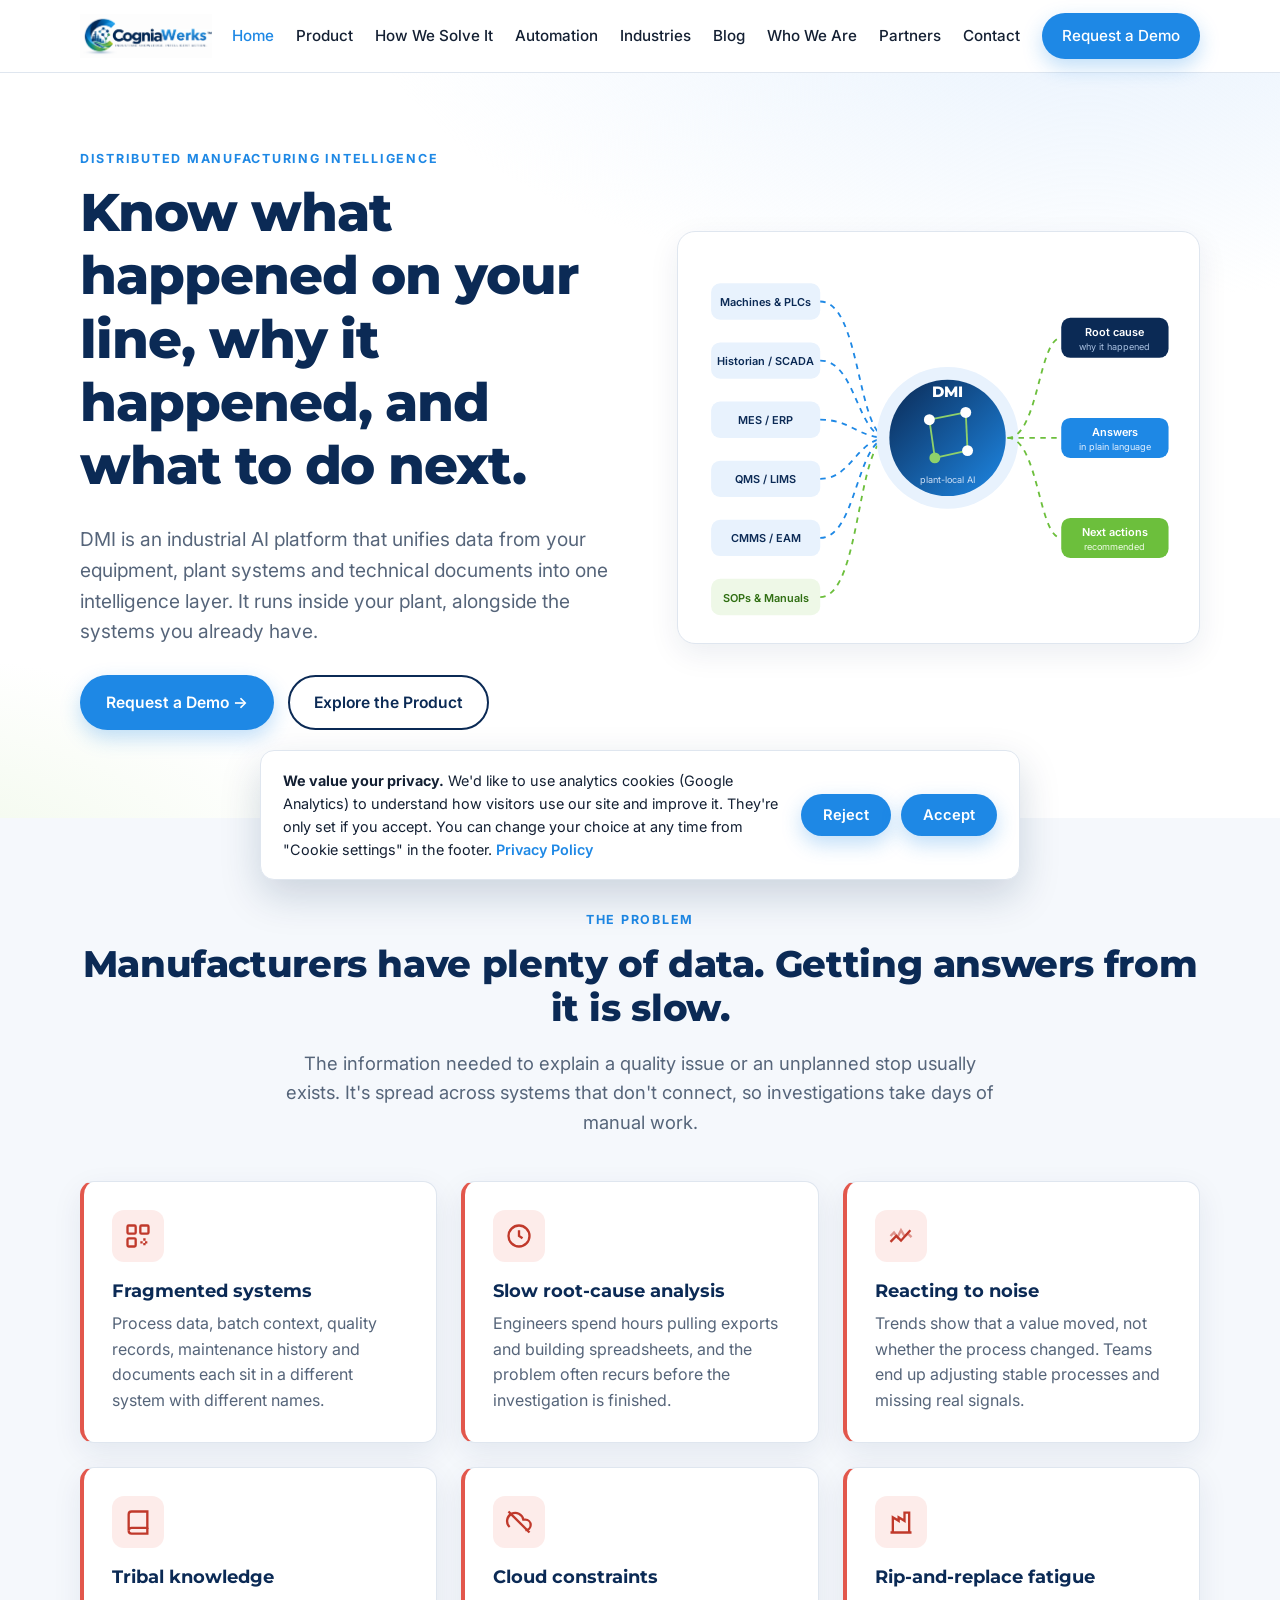
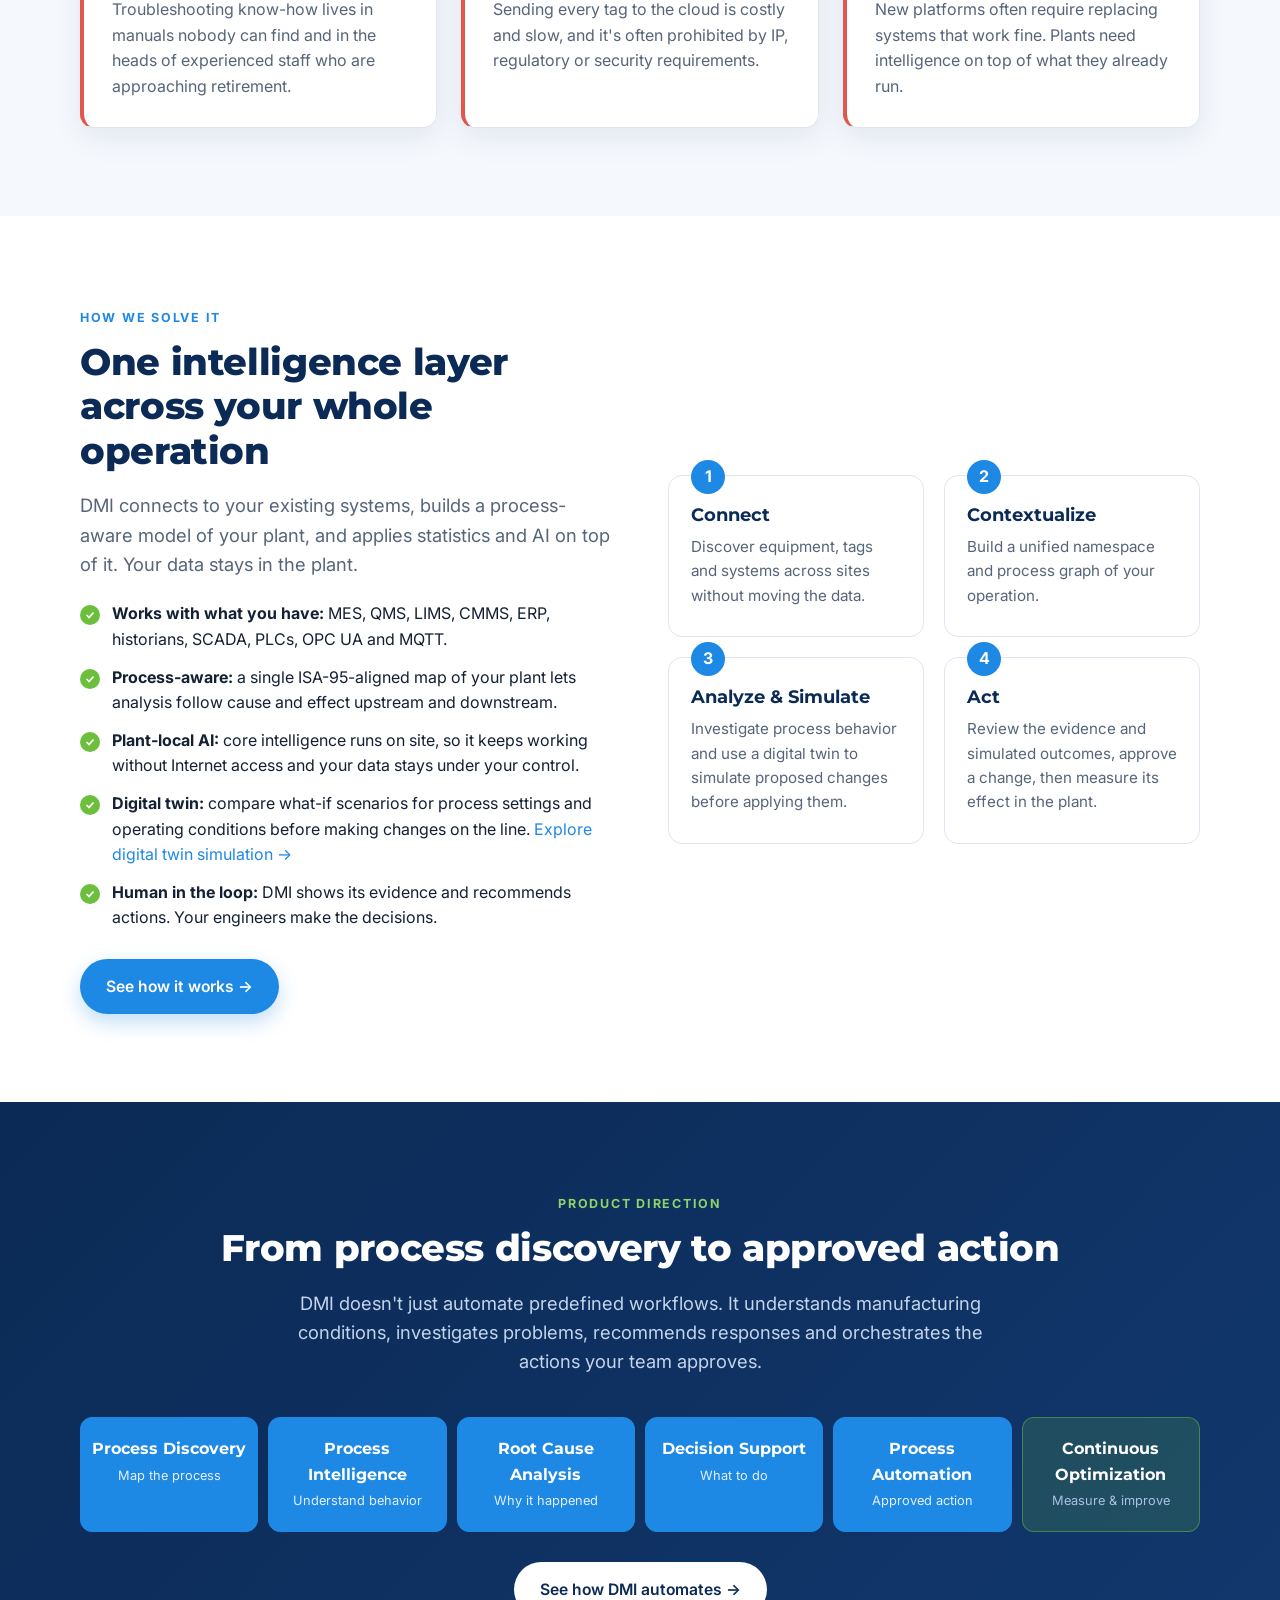
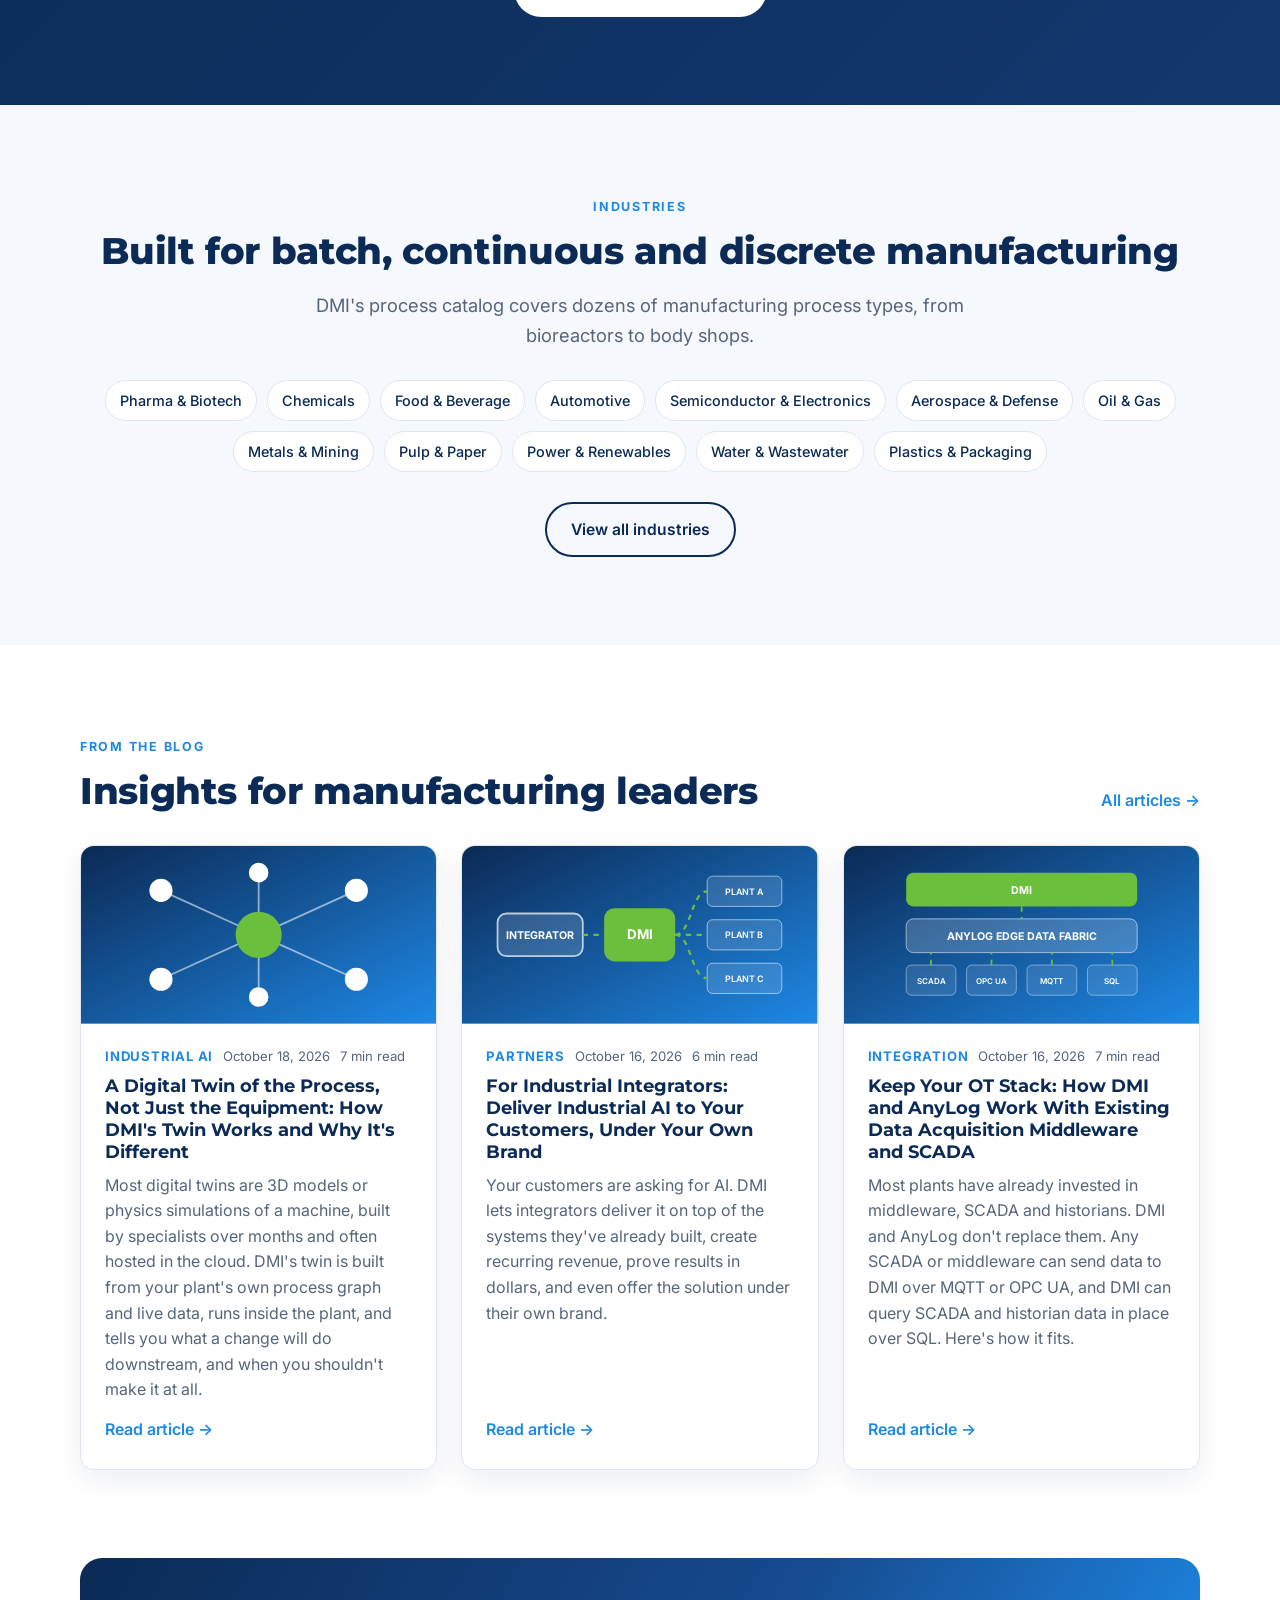
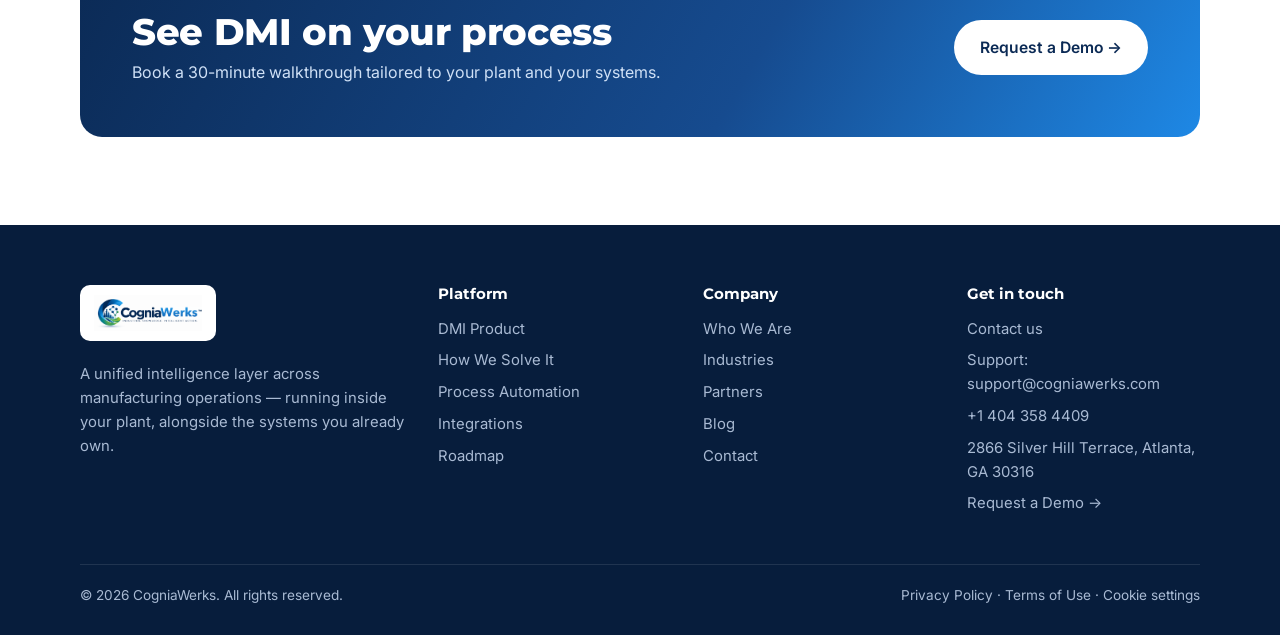
<file: index.html>
<!doctype html>
<html lang="en">
<head>
  <meta charset="utf-8">
  <meta name="viewport" content="width=device-width, initial-scale=1">
  <title>CogniaWerks | Distributed Manufacturing Intelligence</title>
  <meta name="description" content="CogniaWerks DMI is an industrial AI platform that provides a unified, plant-local intelligence layer across manufacturing operations.">
  <link rel="canonical" href="https://www.cogniawerks.com/">
  <meta name="robots" content="index, follow">
  <meta name="theme-color" content="#0b2a55">
  <meta property="og:site_name" content="CogniaWerks">
  <meta property="og:type" content="website">
  <meta property="og:title" content="CogniaWerks | Distributed Manufacturing Intelligence">
  <meta property="og:description" content="CogniaWerks DMI is an industrial AI platform that provides a unified, plant-local intelligence layer across manufacturing operations.">
  <meta property="og:url" content="https://www.cogniawerks.com/">
  <meta property="og:image" content="https://www.cogniawerks.com/assets/og-image.jpg">
  <meta name="twitter:card" content="summary_large_image">
  <meta name="twitter:title" content="CogniaWerks | Distributed Manufacturing Intelligence">
  <meta name="twitter:description" content="CogniaWerks DMI is an industrial AI platform that provides a unified, plant-local intelligence layer across manufacturing operations.">
  <meta name="twitter:image" content="https://www.cogniawerks.com/assets/og-image.jpg">
  <script type="application/ld+json">{"@context": "https://schema.org", "@type": "Organization", "name": "CogniaWerks", "url": "https://www.cogniawerks.com/", "logo": "https://www.cogniawerks.com/assets/logo.png", "email": "sales@cogniawerks.com", "telephone": "+1-404-358-4409", "address": {"@type": "PostalAddress", "streetAddress": "2866 Silver Hill Terrace", "addressLocality": "Atlanta", "addressRegion": "GA", "postalCode": "30316", "addressCountry": "US"}, "contactPoint": [{"@type": "ContactPoint", "contactType": "sales", "email": "sales@cogniawerks.com", "telephone": "+1-404-358-4409"}, {"@type": "ContactPoint", "contactType": "customer support", "email": "support@cogniawerks.com"}]}</script>
  <script type="application/ld+json">{"@context": "https://schema.org", "@type": "WebSite", "name": "CogniaWerks", "url": "https://www.cogniawerks.com/"}</script>
  <script src="js/analytics.js?v=202610160047"></script>
  <link rel="icon" href="assets/logo.png">
  <link rel="preconnect" href="https://fonts.googleapis.com">
  <link href="https://fonts.googleapis.com/css2?family=Inter:wght@400;500;600;700&family=Montserrat:wght@700;800&display=swap" rel="stylesheet">
  <link rel="stylesheet" href="css/styles.css?v=202610160048">
</head>
<body>
<div id="site-header"></div>

<main>
  <!-- Hero -->
  <section class="hero">
    <div class="container hero-grid">
      <div>
        <span class="eyebrow">Distributed Manufacturing Intelligence</span>
        <h1>Know what happened on your line, why it happened, and what to do next.</h1>
        <p class="lead">DMI is an industrial AI platform that unifies data from your equipment, plant systems and technical documents into one intelligence layer. It runs inside your plant, alongside the systems you already have.</p>
        <div class="btn-row">
          <a class="btn btn-primary" href="contact.html#demo">Request a Demo →</a>
          <a class="btn btn-outline" href="product.html">Explore the Product</a>
        </div>
      </div>
      <!-- Hero graphic: plant systems → DMI → insights -->
      <div class="figure" aria-label="Diagram: plant data flows into DMI which produces insights">
        <svg viewBox="0 0 520 400" role="img">
          <title>Plant systems feed the DMI intelligence layer</title>
          <defs>
            <linearGradient id="hub" x1="0" y1="0" x2="1" y2="1"><stop offset="0" stop-color="#0b2a55"/><stop offset="1" stop-color="#1e88e5"/></linearGradient>
          </defs>
          <!-- sources -->
          <g font-family="Inter" font-size="12" font-weight="600" fill="#0b2a55">
            <g transform="translate(10 30)"><rect width="120" height="40" rx="10" fill="#e8f2fd"/><text x="60" y="25" text-anchor="middle">Machines &amp; PLCs</text></g>
            <g transform="translate(10 95)"><rect width="120" height="40" rx="10" fill="#e8f2fd"/><text x="60" y="25" text-anchor="middle">Historian / SCADA</text></g>
            <g transform="translate(10 160)"><rect width="120" height="40" rx="10" fill="#e8f2fd"/><text x="60" y="25" text-anchor="middle">MES / ERP</text></g>
            <g transform="translate(10 225)"><rect width="120" height="40" rx="10" fill="#e8f2fd"/><text x="60" y="25" text-anchor="middle">QMS / LIMS</text></g>
            <g transform="translate(10 290)"><rect width="120" height="40" rx="10" fill="#e8f2fd"/><text x="60" y="25" text-anchor="middle">CMMS / EAM</text></g>
            <g transform="translate(10 355)"><rect width="120" height="40" rx="10" fill="#eef8e7"/><text x="60" y="25" text-anchor="middle" fill="#2f6e12">SOPs &amp; Manuals</text></g>
          </g>
          <g stroke="#1e88e5" stroke-width="2" fill="none" class="flow">
            <path d="M130 50 C175 50 170 200 205 200"/><path d="M130 115 C170 115 170 200 205 200"/><path d="M130 180 C165 180 170 200 205 200"/>
            <path d="M130 245 C165 245 170 200 205 200"/><path d="M130 310 C170 310 170 200 205 200"/><path d="M130 375 C175 375 170 200 205 200" stroke="#6cbf3c"/>
          </g>
          <!-- hub -->
          <circle cx="270" cy="200" r="78" fill="#e8f2fd" class="pulse"/>
          <circle cx="270" cy="200" r="64" fill="url(#hub)"/>
          <g stroke="#8fd16a" stroke-width="2"><line x1="250" y1="180" x2="290" y2="172"/><line x1="290" y1="172" x2="292" y2="214"/><line x1="250" y1="180" x2="256" y2="222"/><line x1="256" y1="222" x2="292" y2="214"/></g>
          <g fill="#fff"><circle cx="250" cy="180" r="6"/><circle cx="290" cy="172" r="6"/><circle cx="292" cy="214" r="6"/><circle cx="256" cy="222" r="6" fill="#8fd16a"/></g>
          <text x="270" y="155" text-anchor="middle" fill="#fff" font-family="Montserrat" font-weight="800" font-size="17">DMI</text>
          <text x="270" y="250" text-anchor="middle" fill="#cfe0f6" font-family="Inter" font-size="10">plant-local AI</text>
          <!-- outputs -->
          <g stroke="#6cbf3c" stroke-width="2" fill="none" class="flow"><path d="M336 200 C370 200 370 90 395 90"/><path d="M336 200 H395"/><path d="M336 200 C370 200 370 310 395 310"/></g>
          <g font-family="Inter" font-size="12" font-weight="600" fill="#fff">
            <g transform="translate(395 68)"><rect width="118" height="44" rx="10" fill="#0b2a55"/><text x="59" y="20" text-anchor="middle">Root cause</text><text x="59" y="35" text-anchor="middle" font-weight="400" font-size="10" fill="#a9c0e0">why it happened</text></g>
            <g transform="translate(395 178)"><rect width="118" height="44" rx="10" fill="#1e88e5"/><text x="59" y="20" text-anchor="middle">Answers</text><text x="59" y="35" text-anchor="middle" font-weight="400" font-size="10" fill="#e3f0ff">in plain language</text></g>
            <g transform="translate(395 288)"><rect width="118" height="44" rx="10" fill="#6cbf3c"/><text x="59" y="20" text-anchor="middle">Next actions</text><text x="59" y="35" text-anchor="middle" font-weight="400" font-size="10" fill="#effbe6">recommended</text></g>
          </g>
        </svg>
      </div>
    </div>
  </section>

  <!-- Problems -->
  <section class="section alt">
    <div class="container">
      <div class="center">
        <span class="eyebrow">The problem</span>
        <h2>Manufacturers have plenty of data. Getting answers from it is slow.</h2>
        <p class="lead">The information needed to explain a quality issue or an unplanned stop usually exists. It's spread across systems that don't connect, so investigations take days of manual work.</p>
      </div>
      <div class="grid grid-3" style="margin-top:44px">
        <div class="card problem">
          <div class="icon"><svg viewBox="0 0 24 24" fill="none" stroke="currentColor" stroke-width="2"><rect x="3" y="3" width="7" height="7" rx="1"/><rect x="14" y="3" width="7" height="7" rx="1"/><rect x="3" y="14" width="7" height="7" rx="1"/><path d="M14 17.5h7M17.5 14v7" stroke-dasharray="2 2"/></svg></div>
          <h3>Fragmented systems</h3>
          <p>Process data, batch context, quality records, maintenance history and documents each sit in a different system with different names.</p>
        </div>
        <div class="card problem">
          <div class="icon"><svg viewBox="0 0 24 24" fill="none" stroke="currentColor" stroke-width="2"><circle cx="12" cy="12" r="9"/><path d="M12 7v5l3 2"/></svg></div>
          <h3>Slow root-cause analysis</h3>
          <p>Engineers spend hours pulling exports and building spreadsheets, and the problem often recurs before the investigation is finished.</p>
        </div>
        <div class="card problem">
          <div class="icon"><svg viewBox="0 0 24 24" fill="none" stroke="currentColor" stroke-width="2"><path d="M3 17l5-5 4 4 8-9"/><path d="M3 12l3-3 3 4 3-6 3 5 3-2 3 3" opacity=".5"/></svg></div>
          <h3>Reacting to noise</h3>
          <p>Trends show that a value moved, not whether the process changed. Teams end up adjusting stable processes and missing real signals.</p>
        </div>
        <div class="card problem">
          <div class="icon"><svg viewBox="0 0 24 24" fill="none" stroke="currentColor" stroke-width="2"><path d="M4 19.5A2.5 2.5 0 016.5 17H20V3H6.5A2.5 2.5 0 004 5.5z"/><path d="M4 19.5A2.5 2.5 0 006.5 22H20v-5"/></svg></div>
          <h3>Tribal knowledge</h3>
          <p>Troubleshooting know-how lives in manuals nobody can find and in the heads of experienced staff who are approaching retirement.</p>
        </div>
        <div class="card problem">
          <div class="icon"><svg viewBox="0 0 24 24" fill="none" stroke="currentColor" stroke-width="2"><path d="M17.5 19a4.5 4.5 0 100-9h-1.8A7 7 0 104 16.3"/><path d="M3 3l18 18"/></svg></div>
          <h3>Cloud constraints</h3>
          <p>Sending every tag to the cloud is costly and slow, and it's often prohibited by IP, regulatory or security requirements.</p>
        </div>
        <div class="card problem">
          <div class="icon"><svg viewBox="0 0 24 24" fill="none" stroke="currentColor" stroke-width="2"><path d="M3 21h18M5 21V8l5 3V8l5 3V4h4v17"/></svg></div>
          <h3>Rip-and-replace fatigue</h3>
          <p>New platforms often require replacing systems that work fine. Plants need intelligence on top of what they already run.</p>
        </div>
      </div>
    </div>
  </section>

  <!-- How we solve it (summary) -->
  <section class="section">
    <div class="container split">
      <div>
        <span class="eyebrow">How we solve it</span>
        <h2>One intelligence layer across your whole operation</h2>
        <p class="lead">DMI connects to your existing systems, builds a process-aware model of your plant, and applies statistics and AI on top of it. Your data stays in the plant.</p>
        <ul class="check-list" style="margin-top:22px">
          <li><strong>Works with what you have:</strong> MES, QMS, LIMS, CMMS, ERP, historians, SCADA, PLCs, OPC UA and MQTT.</li>
          <li><strong>Process-aware:</strong> a single ISA-95-aligned map of your plant lets analysis follow cause and effect upstream and downstream.</li>
          <li><strong>Plant-local AI:</strong> core intelligence runs on site, so it keeps working without Internet access and your data stays under your control.</li>
          <li><strong>Digital twin:</strong> compare what-if scenarios for process settings and operating conditions before making changes on the line. <a href="product.html#digital-twin">Explore digital twin simulation →</a></li>
          <li><strong>Human in the loop:</strong> DMI shows its evidence and recommends actions. Your engineers make the decisions.</li>
        </ul>
        <div class="btn-row"><a class="btn btn-primary" href="solutions.html">See how it works →</a></div>
      </div>
      <div class="steps" style="grid-template-columns:1fr 1fr">
        <div class="step"><h3>Connect</h3><p>Discover equipment, tags and systems across sites without moving the data.</p></div>
        <div class="step"><h3>Contextualize</h3><p>Build a unified namespace and process graph of your operation.</p></div>
        <div class="step"><h3>Analyze &amp; Simulate</h3><p>Investigate process behavior and use a digital twin to simulate proposed changes before applying them.</p></div>
        <div class="step"><h3>Act</h3><p>Review the evidence and simulated outcomes, approve a change, then measure its effect in the plant.</p></div>
      </div>
    </div>
  </section>

  <!-- Progression -->
  <section class="section dark">
    <div class="container">
      <div class="center">
        <span class="eyebrow">Product direction</span>
        <h2>From process discovery to approved action</h2>
        <p class="lead">DMI doesn't just automate predefined workflows. It understands manufacturing conditions, investigates problems, recommends responses and orchestrates the actions your team approves.</p>
      </div>
      <div class="progression" style="margin-top:40px">
        <div class="stage now"><strong>Process Discovery</strong><span>Map the process</span></div>
        <div class="stage now"><strong>Process Intelligence</strong><span>Understand behavior</span></div>
        <div class="stage now"><strong>Root Cause Analysis</strong><span>Why it happened</span></div>
        <div class="stage now"><strong>Decision Support</strong><span>What to do</span></div>
        <div class="stage now"><strong>Process Automation</strong><span>Approved action</span></div>
        <div class="stage next"><strong>Continuous Optimization</strong><span>Measure &amp; improve</span></div>
      </div>
      <div class="center" style="margin-top:30px"><a class="btn btn-light" href="automation.html">See how DMI automates →</a></div>
    </div>
  </section>

  <!-- Industries teaser -->
  <section class="section alt">
    <div class="container">
      <div class="center">
        <span class="eyebrow">Industries</span>
        <h2>Built for batch, continuous and discrete manufacturing</h2>
        <p class="lead">DMI's process catalog covers dozens of manufacturing process types, from bioreactors to body shops.</p>
      </div>
      <div class="tags" style="justify-content:center;margin-top:30px">
        <span class="tag">Pharma &amp; Biotech</span><span class="tag">Chemicals</span><span class="tag">Food &amp; Beverage</span>
        <span class="tag">Automotive</span><span class="tag">Semiconductor &amp; Electronics</span><span class="tag">Aerospace &amp; Defense</span>
        <span class="tag">Oil &amp; Gas</span><span class="tag">Metals &amp; Mining</span><span class="tag">Pulp &amp; Paper</span>
        <span class="tag">Power &amp; Renewables</span><span class="tag">Water &amp; Wastewater</span><span class="tag">Plastics &amp; Packaging</span>
      </div>
      <div class="center" style="margin-top:30px"><a class="btn btn-outline" href="industries.html">View all industries</a></div>
    </div>
  </section>

  <!-- Latest blog -->
  <section class="section">
    <div class="container">
      <div style="display:flex;justify-content:space-between;align-items:end;flex-wrap:wrap;gap:16px;margin-bottom:32px">
        <div><span class="eyebrow">From the blog</span><h2 style="margin:0">Insights for manufacturing leaders</h2></div>
        <a href="blog.html" style="font-weight:600">All articles →</a>
      </div>
      <div class="grid grid-3" id="latest-posts"></div>
    </div>
  </section>

  <!-- CTA -->
  <section class="section" style="padding-top:0">
    <div class="container">
      <div class="cta-band">
        <div><h2>See DMI on your process</h2><p>Book a 30-minute walkthrough tailored to your plant and your systems.</p></div>
        <a class="btn btn-light" href="contact.html#demo">Request a Demo →</a>
      </div>
    </div>
  </section>
</main>

<div id="site-footer"></div>
<script src="js/site.js?v=202610180001"></script>
<script src="js/posts.js?v=202610181200"></script>
<script>
  document.getElementById("latest-posts").innerHTML = POSTS.slice(0, 3).map(postCard).join("");
</script>
</body>
</html>
</file>
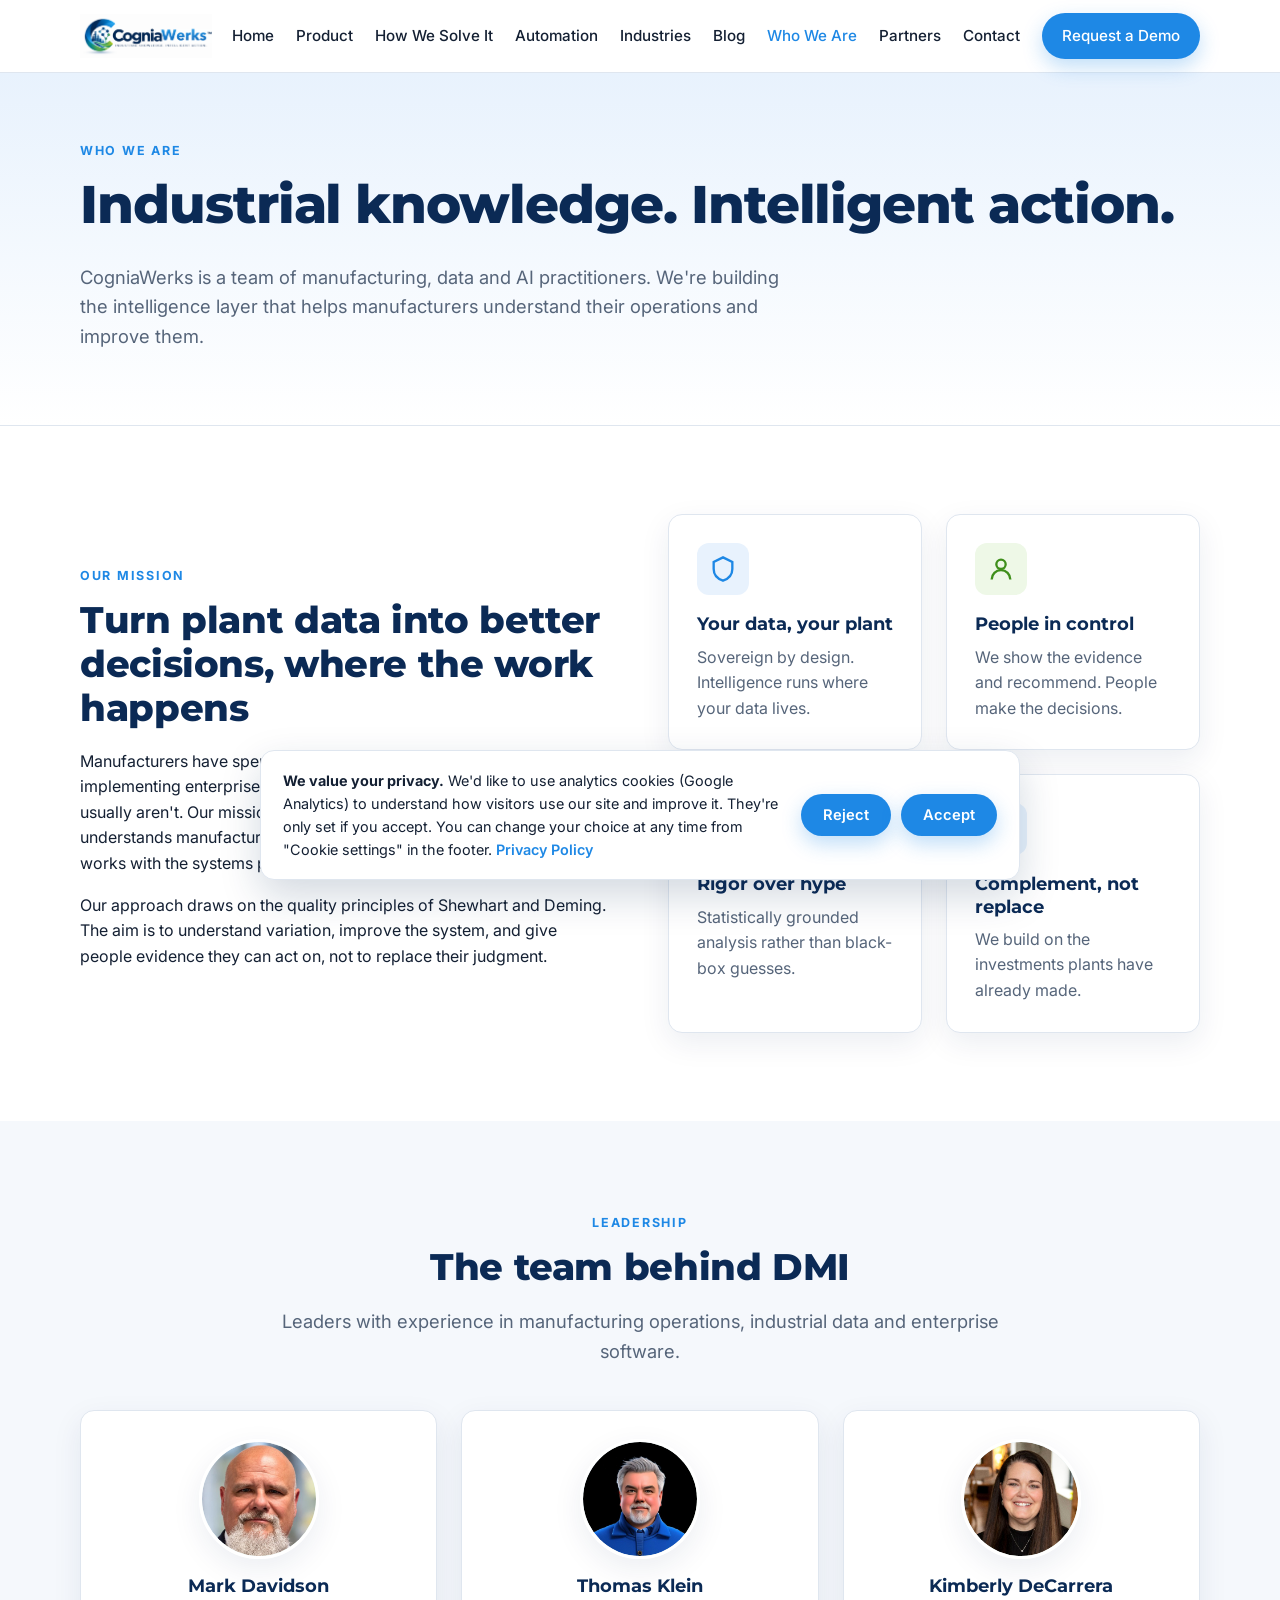
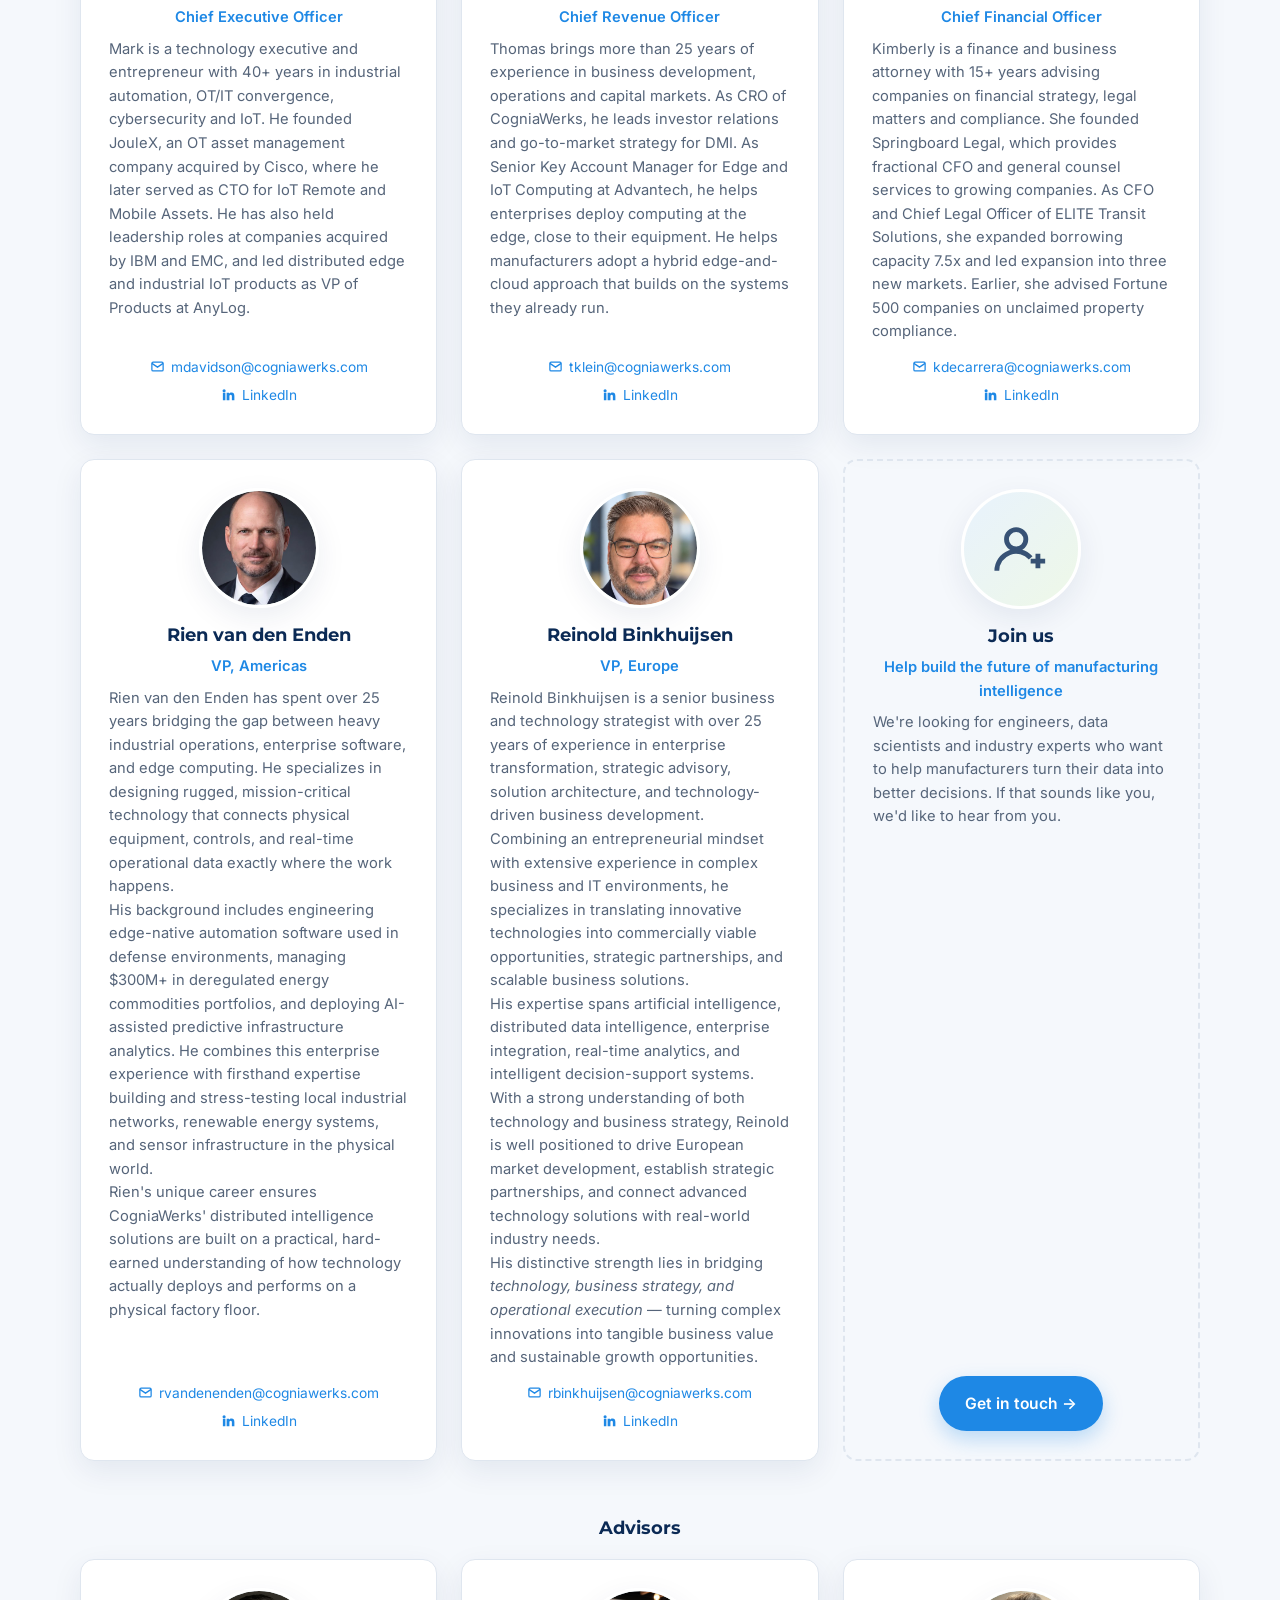
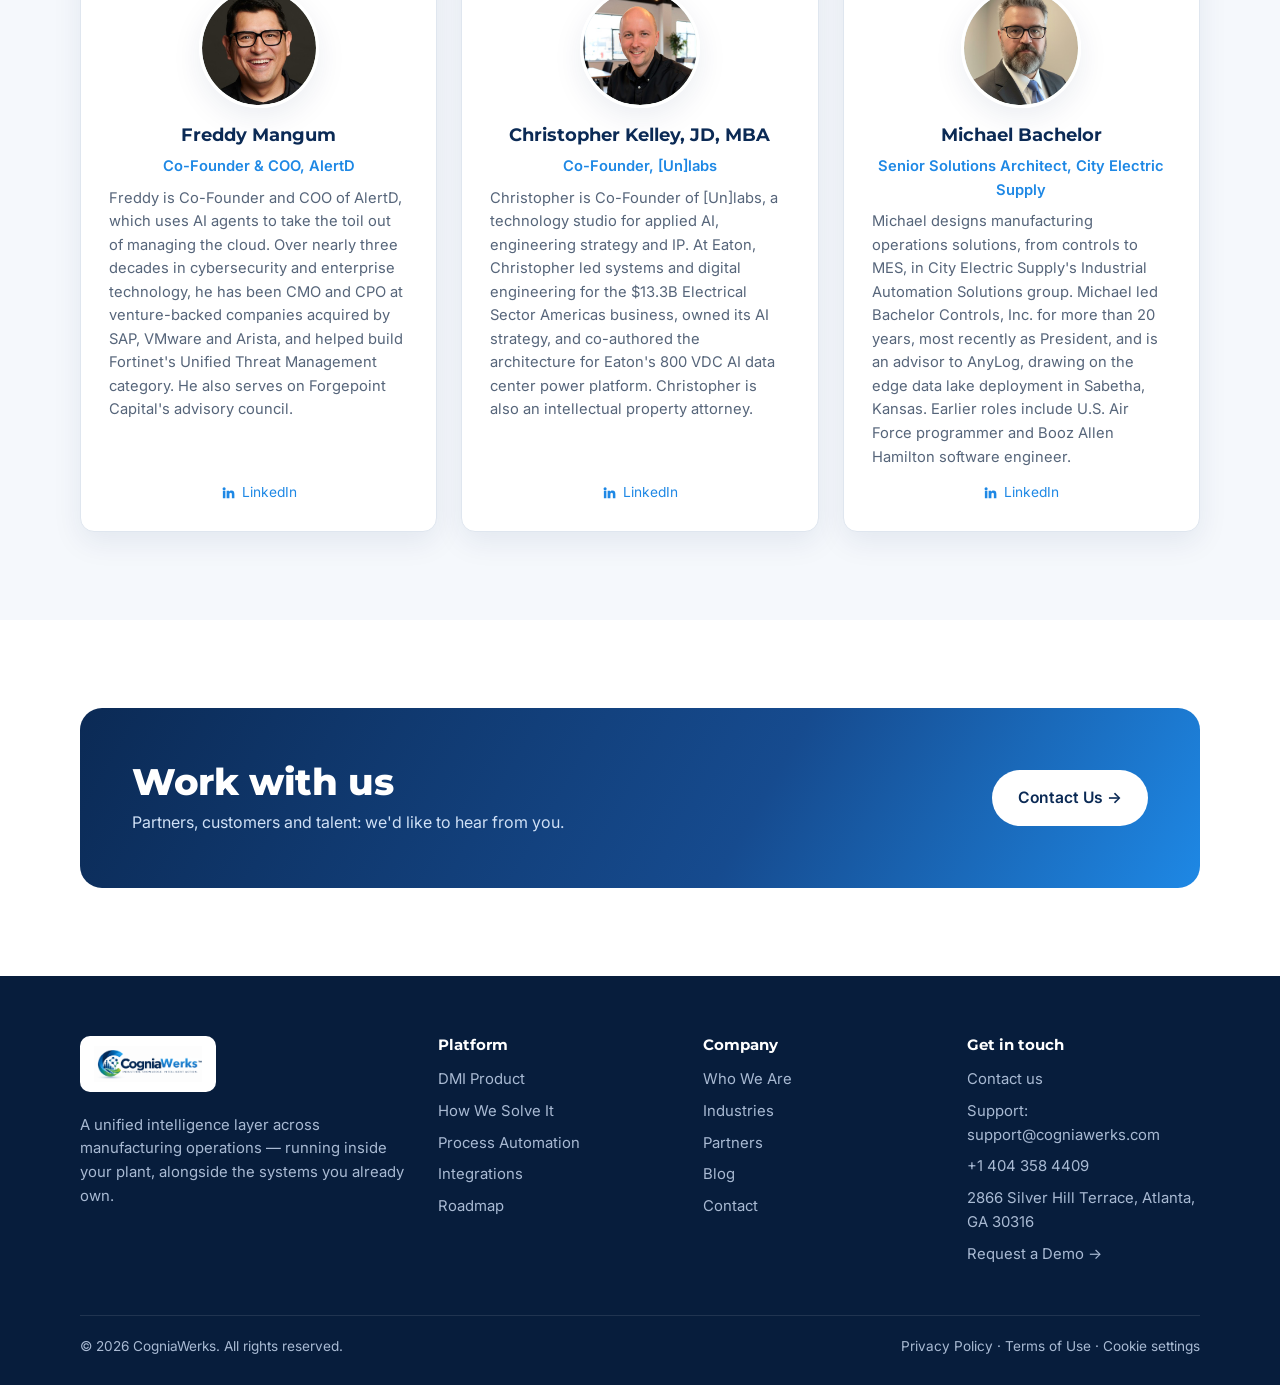
<file: about.html>
<!doctype html>
<html lang="en">
<head>
  <meta charset="utf-8">
  <meta name="viewport" content="width=device-width, initial-scale=1">
  <title>Who We Are | CogniaWerks</title>
  <meta name="description" content="Meet the CogniaWerks leadership team building DMI, the plant-local industrial AI platform for manufacturing: Mark Davidson, Thomas Klein, Kimberly DeCarrera and more.">
  <link rel="canonical" href="https://www.cogniawerks.com/about.html">
  <meta name="robots" content="index, follow">
  <meta name="theme-color" content="#0b2a55">
  <meta property="og:site_name" content="CogniaWerks">
  <meta property="og:type" content="website">
  <meta property="og:title" content="Who We Are | CogniaWerks">
  <meta property="og:description" content="Meet the CogniaWerks leadership team building DMI, the plant-local industrial AI platform for manufacturing: Mark Davidson, Thomas Klein, Kimberly DeCarrera and more.">
  <meta property="og:url" content="https://www.cogniawerks.com/about.html">
  <meta property="og:image" content="https://www.cogniawerks.com/assets/og-image.jpg">
  <meta name="twitter:card" content="summary_large_image">
  <meta name="twitter:title" content="Who We Are | CogniaWerks">
  <meta name="twitter:description" content="Meet the CogniaWerks leadership team building DMI, the plant-local industrial AI platform for manufacturing: Mark Davidson, Thomas Klein, Kimberly DeCarrera and more.">
  <meta name="twitter:image" content="https://www.cogniawerks.com/assets/og-image.jpg">
  <script src="js/analytics.js?v=202610160047"></script>
  <link rel="icon" href="assets/logo.png">
  <link rel="preconnect" href="https://fonts.googleapis.com">
  <link href="https://fonts.googleapis.com/css2?family=Inter:wght@400;500;600;700&family=Montserrat:wght@700;800&display=swap" rel="stylesheet">
  <link rel="stylesheet" href="css/styles.css?v=202610160048">
</head>
<body>
<div id="site-header"></div>
<main>
  <section class="page-hero">
    <div class="container">
      <span class="eyebrow">Who we are</span>
      <h1>Industrial knowledge. Intelligent action.</h1>
      <p class="lead">CogniaWerks is a team of manufacturing, data and AI practitioners. We're building the intelligence layer that helps manufacturers understand their operations and improve them.</p>
    </div>
  </section>

  <section class="section">
    <div class="container split">
      <div>
        <span class="eyebrow">Our mission</span>
        <h2>Turn plant data into better decisions, where the work happens</h2>
        <p>Manufacturers have spent decades instrumenting their plants and implementing enterprise systems. The data is there, but the answers usually aren't. Our mission is to close that gap with intelligence that understands manufacturing processes, respects data ownership, and works with the systems plants already depend on.</p>
        <p>Our approach draws on the quality principles of Shewhart and Deming. The aim is to understand variation, improve the system, and give people evidence they can act on, not to replace their judgment.</p>
      </div>
      <div class="grid grid-2">
        <div class="card"><div class="icon"><svg viewBox="0 0 24 24" fill="none" stroke="currentColor" stroke-width="2"><path d="M12 2l8 4v6c0 5-3.5 8.5-8 10-4.5-1.5-8-5-8-10V6z"/></svg></div><h3>Your data, your plant</h3><p>Sovereign by design. Intelligence runs where your data lives.</p></div>
        <div class="card"><div class="icon green"><svg viewBox="0 0 24 24" fill="none" stroke="currentColor" stroke-width="2"><circle cx="12" cy="8" r="4"/><path d="M4 21a8 8 0 0116 0"/></svg></div><h3>People in control</h3><p>We show the evidence and recommend. People make the decisions.</p></div>
        <div class="card"><div class="icon green"><svg viewBox="0 0 24 24" fill="none" stroke="currentColor" stroke-width="2"><path d="M3 12h4l3-8 4 16 3-8h4"/></svg></div><h3>Rigor over hype</h3><p>Statistically grounded analysis rather than black-box guesses.</p></div>
        <div class="card"><div class="icon"><svg viewBox="0 0 24 24" fill="none" stroke="currentColor" stroke-width="2"><path d="M4 4h6v6H4zM14 14h6v6h-6zM14 4h6v6h-6zM4 14h6v6H4z"/></svg></div><h3>Complement, not replace</h3><p>We build on the investments plants have already made.</p></div>
      </div>
    </div>
  </section>

  <section class="section alt">
    <div class="container">
      <div class="center"><span class="eyebrow">Leadership</span><h2>The team behind DMI</h2>
        <p class="lead">Leaders with experience in manufacturing operations, industrial data and enterprise software.</p></div>
      <div class="team-grid" style="margin-top:44px">
        <div class="card person"><div class="avatar"><img src="assets/team/mark.jpg?v=4" alt="Mark Davidson" width="120" height="120" loading="lazy"></div>
          <h3>Mark Davidson</h3><div class="role">Chief Executive Officer</div><p>Mark is a technology executive and entrepreneur with 40+ years in industrial automation, OT/IT convergence, cybersecurity and IoT. He founded JouleX, an OT asset management company acquired by Cisco, where he later served as CTO for IoT Remote and Mobile Assets. He has also held leadership roles at companies acquired by IBM and EMC, and led distributed edge and industrial IoT products as VP of Products at AnyLog.</p>
          <div class="person-links"><a href="mailto:mdavidson@cogniawerks.com" aria-label="Email Mark Davidson"><svg viewBox="0 0 24 24" fill="none" stroke="currentColor" stroke-width="2" aria-hidden="true"><rect x="3" y="5" width="18" height="14" rx="2"/><path d="M3 7l9 6 9-6"/></svg><span>mdavidson<wbr>@cogniawerks.com</span></a><a href="https://www.linkedin.com/in/mdavidson58/" target="_blank" rel="noopener" aria-label="Mark Davidson on LinkedIn"><svg viewBox="0 0 24 24" fill="currentColor" aria-hidden="true"><path d="M4.98 3.5a2.5 2.5 0 11-.02 5 2.5 2.5 0 01.02-5zM3 9h4v12H3zM9 9h3.8v1.7h.05c.53-1 1.83-2.05 3.77-2.05 4.03 0 4.78 2.65 4.78 6.1V21h-4v-5.5c0-1.3-.02-3-1.83-3-1.83 0-2.11 1.43-2.11 2.9V21H9z"/></svg><span>LinkedIn</span></a></div></div>
        <div class="card person"><div class="avatar"><img src="assets/team/thomas.jpg" alt="Thomas Klein" width="120" height="120" loading="lazy"></div>
          <h3>Thomas Klein</h3><div class="role">Chief Revenue Officer</div><p>Thomas brings more than 25 years of experience in business development, operations and capital markets. As CRO of CogniaWerks, he leads investor relations and go-to-market strategy for DMI. As Senior Key Account Manager for Edge and IoT Computing at Advantech, he helps enterprises deploy computing at the edge, close to their equipment. He helps manufacturers adopt a hybrid edge-and-cloud approach that builds on the systems they already run.</p>
          <div class="person-links"><a href="mailto:tklein@cogniawerks.com" aria-label="Email Thomas Klein"><svg viewBox="0 0 24 24" fill="none" stroke="currentColor" stroke-width="2" aria-hidden="true"><rect x="3" y="5" width="18" height="14" rx="2"/><path d="M3 7l9 6 9-6"/></svg><span>tklein<wbr>@cogniawerks.com</span></a><a href="https://www.linkedin.com/in/thomas-k-411108/" target="_blank" rel="noopener" aria-label="Thomas Klein on LinkedIn"><svg viewBox="0 0 24 24" fill="currentColor" aria-hidden="true"><path d="M4.98 3.5a2.5 2.5 0 11-.02 5 2.5 2.5 0 01.02-5zM3 9h4v12H3zM9 9h3.8v1.7h.05c.53-1 1.83-2.05 3.77-2.05 4.03 0 4.78 2.65 4.78 6.1V21h-4v-5.5c0-1.3-.02-3-1.83-3-1.83 0-2.11 1.43-2.11 2.9V21H9z"/></svg><span>LinkedIn</span></a></div></div>
        <div class="card person"><div class="avatar"><img src="assets/team/kimberly.jpg" alt="Kimberly DeCarrera" width="120" height="120" loading="lazy"></div>
          <h3>Kimberly DeCarrera</h3><div class="role">Chief Financial Officer</div><p>Kimberly is a finance and business attorney with 15+ years advising companies on financial strategy, legal matters and compliance. She founded Springboard Legal, which provides fractional CFO and general counsel services to growing companies. As CFO and Chief Legal Officer of ELITE Transit Solutions, she expanded borrowing capacity 7.5x and led expansion into three new markets. Earlier, she advised Fortune 500 companies on unclaimed property compliance.</p>
          <div class="person-links"><a href="mailto:kdecarrera@cogniawerks.com" aria-label="Email Kimberly DeCarrera"><svg viewBox="0 0 24 24" fill="none" stroke="currentColor" stroke-width="2" aria-hidden="true"><rect x="3" y="5" width="18" height="14" rx="2"/><path d="M3 7l9 6 9-6"/></svg><span>kdecarrera<wbr>@cogniawerks.com</span></a><a href="https://www.linkedin.com/in/kdecarrera/" target="_blank" rel="noopener" aria-label="Kimberly DeCarrera on LinkedIn"><svg viewBox="0 0 24 24" fill="currentColor" aria-hidden="true"><path d="M4.98 3.5a2.5 2.5 0 11-.02 5 2.5 2.5 0 01.02-5zM3 9h4v12H3zM9 9h3.8v1.7h.05c.53-1 1.83-2.05 3.77-2.05 4.03 0 4.78 2.65 4.78 6.1V21h-4v-5.5c0-1.3-.02-3-1.83-3-1.83 0-2.11 1.43-2.11 2.9V21H9z"/></svg><span>LinkedIn</span></a></div></div>
        <div class="card person"><div class="avatar"><img src="assets/team/rien.jpg?v=1" alt="Rien van den Enden" width="120" height="120" loading="lazy"></div>
          <h3>Rien van den Enden</h3><div class="role">VP, Americas</div><p>Rien van den Enden has spent over 25 years bridging the gap between heavy industrial operations, enterprise software, and edge computing. He specializes in designing rugged, mission-critical technology that connects physical equipment, controls, and real-time operational data exactly where the work happens.</p>
          <p>His background includes engineering edge-native automation software used in defense environments, managing $300M+ in deregulated energy commodities portfolios, and deploying AI-assisted predictive infrastructure analytics. He combines this enterprise experience with firsthand expertise building and stress-testing local industrial networks, renewable energy systems, and sensor infrastructure in the physical world.</p>
          <p>Rien's unique career ensures CogniaWerks' distributed intelligence solutions are built on a practical, hard-earned understanding of how technology actually deploys and performs on a physical factory floor.</p>
          <div class="person-links"><a href="mailto:rvandenenden@cogniawerks.com" aria-label="Email Rien van den Enden"><svg viewBox="0 0 24 24" fill="none" stroke="currentColor" stroke-width="2" aria-hidden="true"><rect x="3" y="5" width="18" height="14" rx="2"/><path d="M3 7l9 6 9-6"/></svg><span>rvandenenden<wbr>@cogniawerks.com</span></a><a href="https://www.linkedin.com/in/rienv/" target="_blank" rel="noopener" aria-label="Rien van den Enden on LinkedIn"><svg viewBox="0 0 24 24" fill="currentColor" aria-hidden="true"><path d="M4.98 3.5a2.5 2.5 0 11-.02 5 2.5 2.5 0 01.02-5zM3 9h4v12H3zM9 9h3.8v1.7h.05c.53-1 1.83-2.05 3.77-2.05 4.03 0 4.78 2.65 4.78 6.1V21h-4v-5.5c0-1.3-.02-3-1.83-3-1.83 0-2.11 1.43-2.11 2.9V21H9z"/></svg><span>LinkedIn</span></a></div></div>
        <div class="card person"><div class="avatar"><img src="assets/team/reinold.jpg?v=2" alt="Reinold Binkhuijsen" width="120" height="120" loading="lazy"></div>
          <h3>Reinold Binkhuijsen</h3><div class="role">VP, Europe</div><p>Reinold Binkhuijsen is a senior business and technology strategist with over 25 years of experience in enterprise transformation, strategic advisory, solution architecture, and technology-driven business development.</p>
          <p>Combining an entrepreneurial mindset with extensive experience in complex business and IT environments, he specializes in translating innovative technologies into commercially viable opportunities, strategic partnerships, and scalable business solutions.</p>
          <p>His expertise spans artificial intelligence, distributed data intelligence, enterprise integration, real-time analytics, and intelligent decision-support systems.</p>
          <p>With a strong understanding of both technology and business strategy, Reinold is well positioned to drive European market development, establish strategic partnerships, and connect advanced technology solutions with real-world industry needs.</p>
          <p>His distinctive strength lies in bridging <em>technology, business strategy, and operational execution</em> — turning complex innovations into tangible business value and sustainable growth opportunities.</p>
          <div class="person-links"><a href="mailto:rbinkhuijsen@cogniawerks.com" aria-label="Email Reinold Binkhuijsen"><svg viewBox="0 0 24 24" fill="none" stroke="currentColor" stroke-width="2" aria-hidden="true"><rect x="3" y="5" width="18" height="14" rx="2"/><path d="M3 7l9 6 9-6"/></svg><span>rbinkhuijsen<wbr>@cogniawerks.com</span></a><a href="https://www.linkedin.com/in/binkhuijsen/" target="_blank" rel="noopener" aria-label="Reinold Binkhuijsen on LinkedIn"><svg viewBox="0 0 24 24" fill="currentColor" aria-hidden="true"><path d="M4.98 3.5a2.5 2.5 0 11-.02 5 2.5 2.5 0 01.02-5zM3 9h4v12H3zM9 9h3.8v1.7h.05c.53-1 1.83-2.05 3.77-2.05 4.03 0 4.78 2.65 4.78 6.1V21h-4v-5.5c0-1.3-.02-3-1.83-3-1.83 0-2.11 1.43-2.11 2.9V21H9z"/></svg><span>LinkedIn</span></a></div></div>
        <div class="card person join-card"><div class="avatar"><svg viewBox="0 0 24 24" fill="none" stroke="currentColor" stroke-width="2"><circle cx="10" cy="8" r="4"/><path d="M2 21a8 8 0 0114-5.3"/><path d="M19 14v6M16 17h6"/></svg></div>
          <h3>Join us</h3><div class="role">Help build the future of manufacturing intelligence</div><p>We're looking for engineers, data scientists and industry experts who want to help manufacturers turn their data into better decisions. If that sounds like you, we'd like to hear from you.</p>
          <div class="person-links"><a class="btn btn-primary" href="mailto:careers@cogniawerks.com,sales@cogniawerks.com?subject=Joining%20CogniaWerks">Get in touch →</a></div></div>
      </div>
      <div class="center" style="margin-top:56px"><h3>Advisors</h3></div>
      <div class="team-grid" style="margin-top:20px">
        <div class="card person"><div class="avatar"><img src="assets/advisors/freddy.jpg" alt="Freddy Mangum" width="120" height="120" loading="lazy"></div>
          <h3>Freddy Mangum</h3><div class="role">Co-Founder &amp; COO, AlertD</div><p>Freddy is Co-Founder and COO of AlertD, which uses AI agents to take the toil out of managing the cloud. Over nearly three decades in cybersecurity and enterprise technology, he has been CMO and CPO at venture-backed companies acquired by SAP, VMware and Arista, and helped build Fortinet's Unified Threat Management category. He also serves on Forgepoint Capital's advisory council.</p>
          <div class="person-links"><a href="https://www.linkedin.com/in/freddymangum/" target="_blank" rel="noopener" aria-label="Freddy Mangum on LinkedIn"><svg viewBox="0 0 24 24" fill="currentColor" aria-hidden="true"><path d="M4.98 3.5a2.5 2.5 0 11-.02 5 2.5 2.5 0 01.02-5zM3 9h4v12H3zM9 9h3.8v1.7h.05c.53-1 1.83-2.05 3.77-2.05 4.03 0 4.78 2.65 4.78 6.1V21h-4v-5.5c0-1.3-.02-3-1.83-3-1.83 0-2.11 1.43-2.11 2.9V21H9z"/></svg><span>LinkedIn</span></a></div></div>
        <div class="card person"><div class="avatar"><img src="assets/advisors/christopher.jpg" alt="Christopher Kelley, JD, MBA" width="120" height="120" loading="lazy"></div>
          <h3>Christopher Kelley, JD, MBA</h3><div class="role">Co-Founder, [Un]labs</div><p>Christopher is Co-Founder of [Un]labs, a technology studio for applied AI, engineering strategy and IP. At Eaton, Christopher led systems and digital engineering for the $13.3B Electrical Sector Americas business, owned its AI strategy, and co-authored the architecture for Eaton's 800 VDC AI data center power platform. Christopher is also an intellectual property attorney.</p>
          <div class="person-links"><a href="https://www.linkedin.com/in/kelley-christopher/" target="_blank" rel="noopener" aria-label="Christopher Kelley, JD, MBA on LinkedIn"><svg viewBox="0 0 24 24" fill="currentColor" aria-hidden="true"><path d="M4.98 3.5a2.5 2.5 0 11-.02 5 2.5 2.5 0 01.02-5zM3 9h4v12H3zM9 9h3.8v1.7h.05c.53-1 1.83-2.05 3.77-2.05 4.03 0 4.78 2.65 4.78 6.1V21h-4v-5.5c0-1.3-.02-3-1.83-3-1.83 0-2.11 1.43-2.11 2.9V21H9z"/></svg><span>LinkedIn</span></a></div></div>
        <div class="card person"><div class="avatar"><img src="assets/advisors/michael.jpg" alt="Michael Bachelor" width="120" height="120" loading="lazy"></div>
          <h3>Michael Bachelor</h3><div class="role">Senior Solutions Architect, City Electric Supply</div><p>Michael designs manufacturing operations solutions, from controls to MES, in City Electric Supply's Industrial Automation Solutions group. Michael led Bachelor Controls, Inc. for more than 20 years, most recently as President, and is an advisor to AnyLog, drawing on the edge data lake deployment in Sabetha, Kansas. Earlier roles include U.S. Air Force programmer and Booz Allen Hamilton software engineer.</p>
          <div class="person-links"><a href="https://www.linkedin.com/in/michaelbachelor/" target="_blank" rel="noopener" aria-label="Michael Bachelor on LinkedIn"><svg viewBox="0 0 24 24" fill="currentColor" aria-hidden="true"><path d="M4.98 3.5a2.5 2.5 0 11-.02 5 2.5 2.5 0 01.02-5zM3 9h4v12H3zM9 9h3.8v1.7h.05c.53-1 1.83-2.05 3.77-2.05 4.03 0 4.78 2.65 4.78 6.1V21h-4v-5.5c0-1.3-.02-3-1.83-3-1.83 0-2.11 1.43-2.11 2.9V21H9z"/></svg><span>LinkedIn</span></a></div></div>
      </div>
    </div>
  </section>

  <section class="section">
    <div class="container"><div class="cta-band"><div><h2>Work with us</h2><p>Partners, customers and talent: we'd like to hear from you.</p></div><a class="btn btn-light" href="contact.html">Contact Us →</a></div></div>
  </section>
</main>
<div id="site-footer"></div>
<script src="js/site.js?v=202610180001"></script>
</body>
</html>
</file>
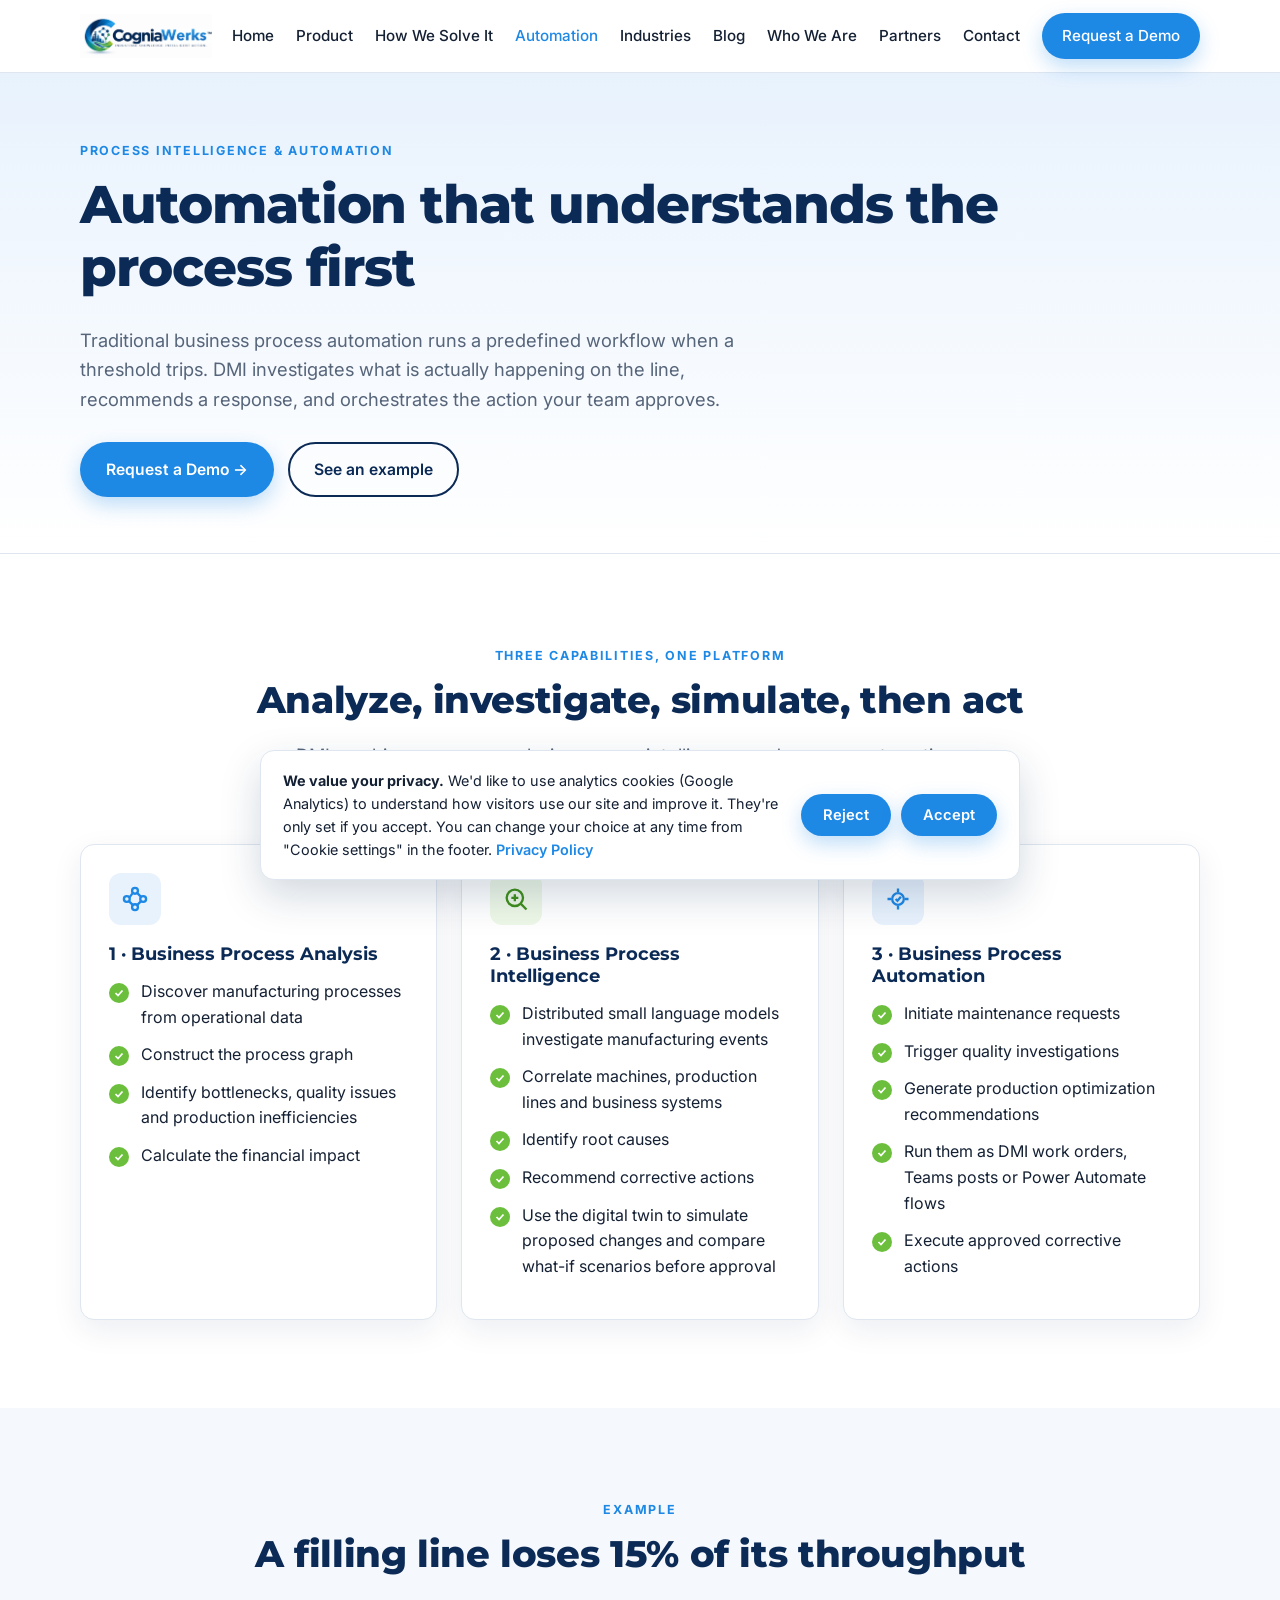
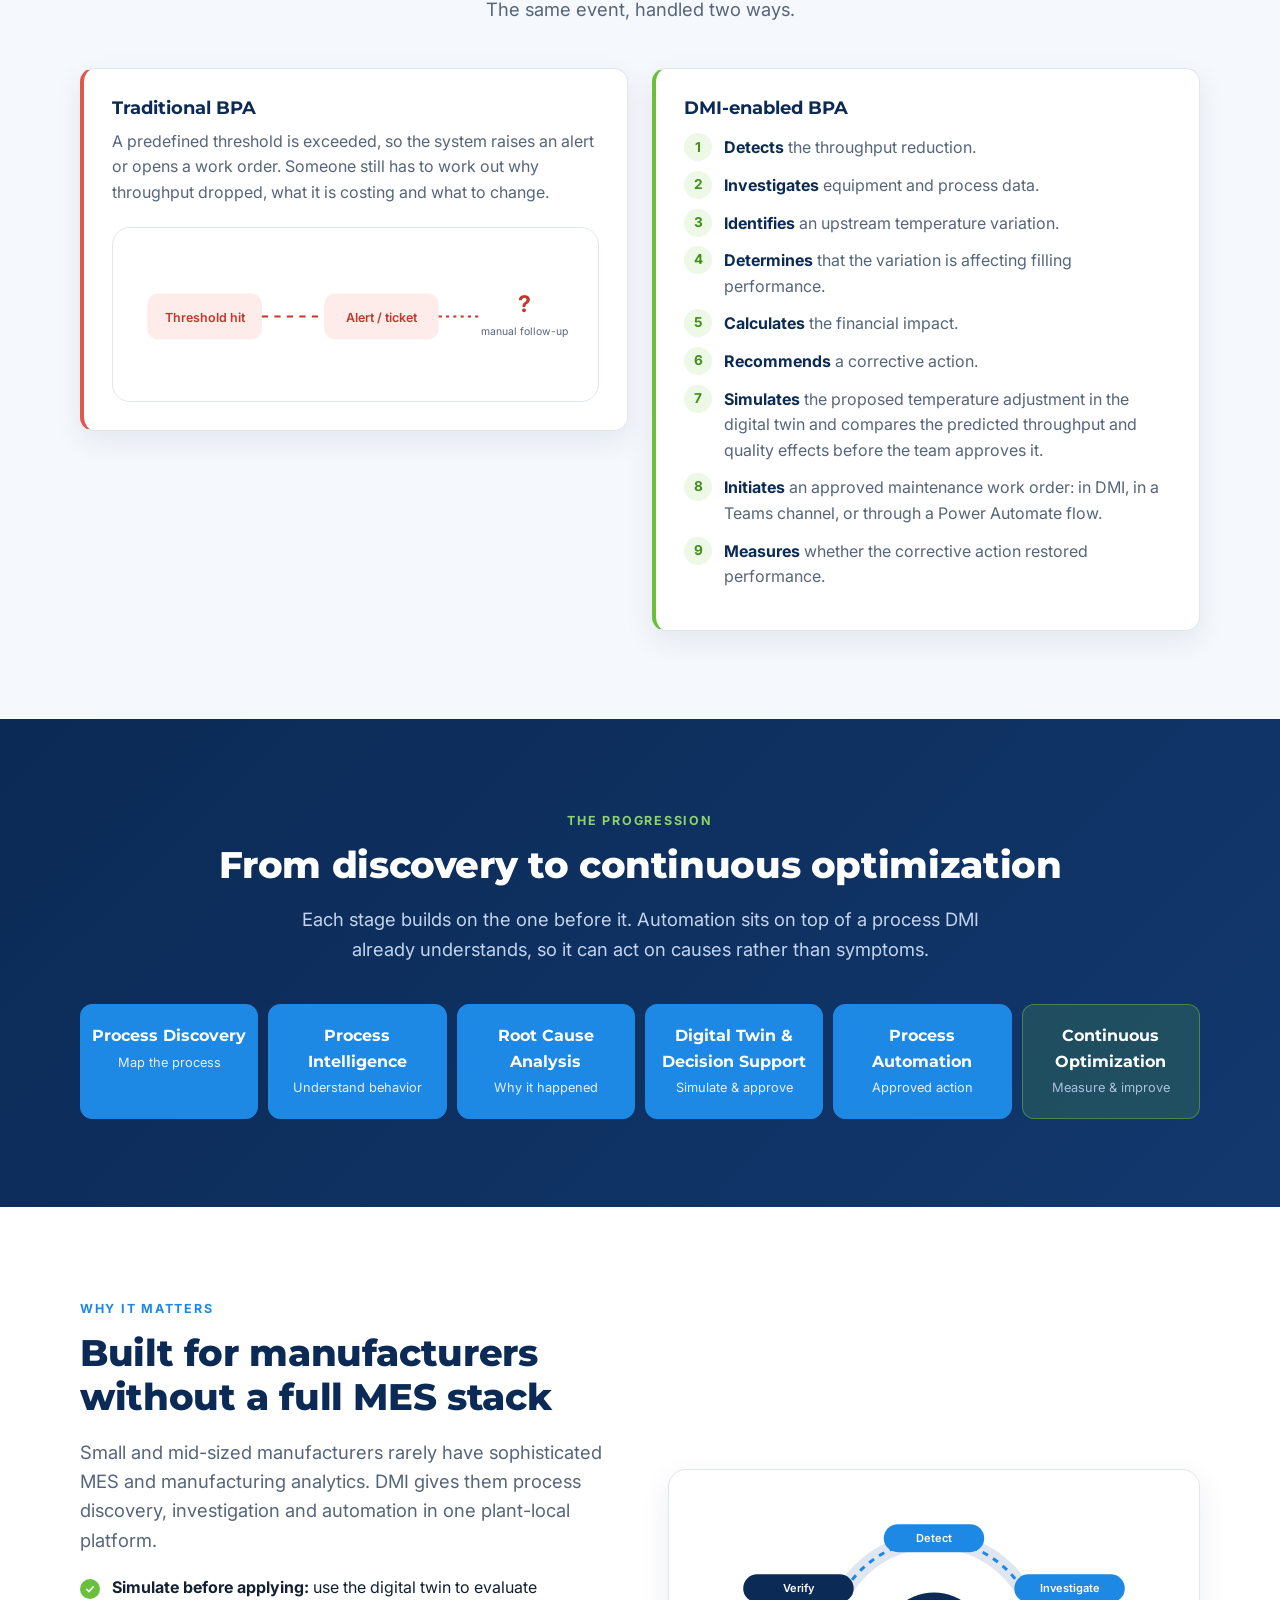
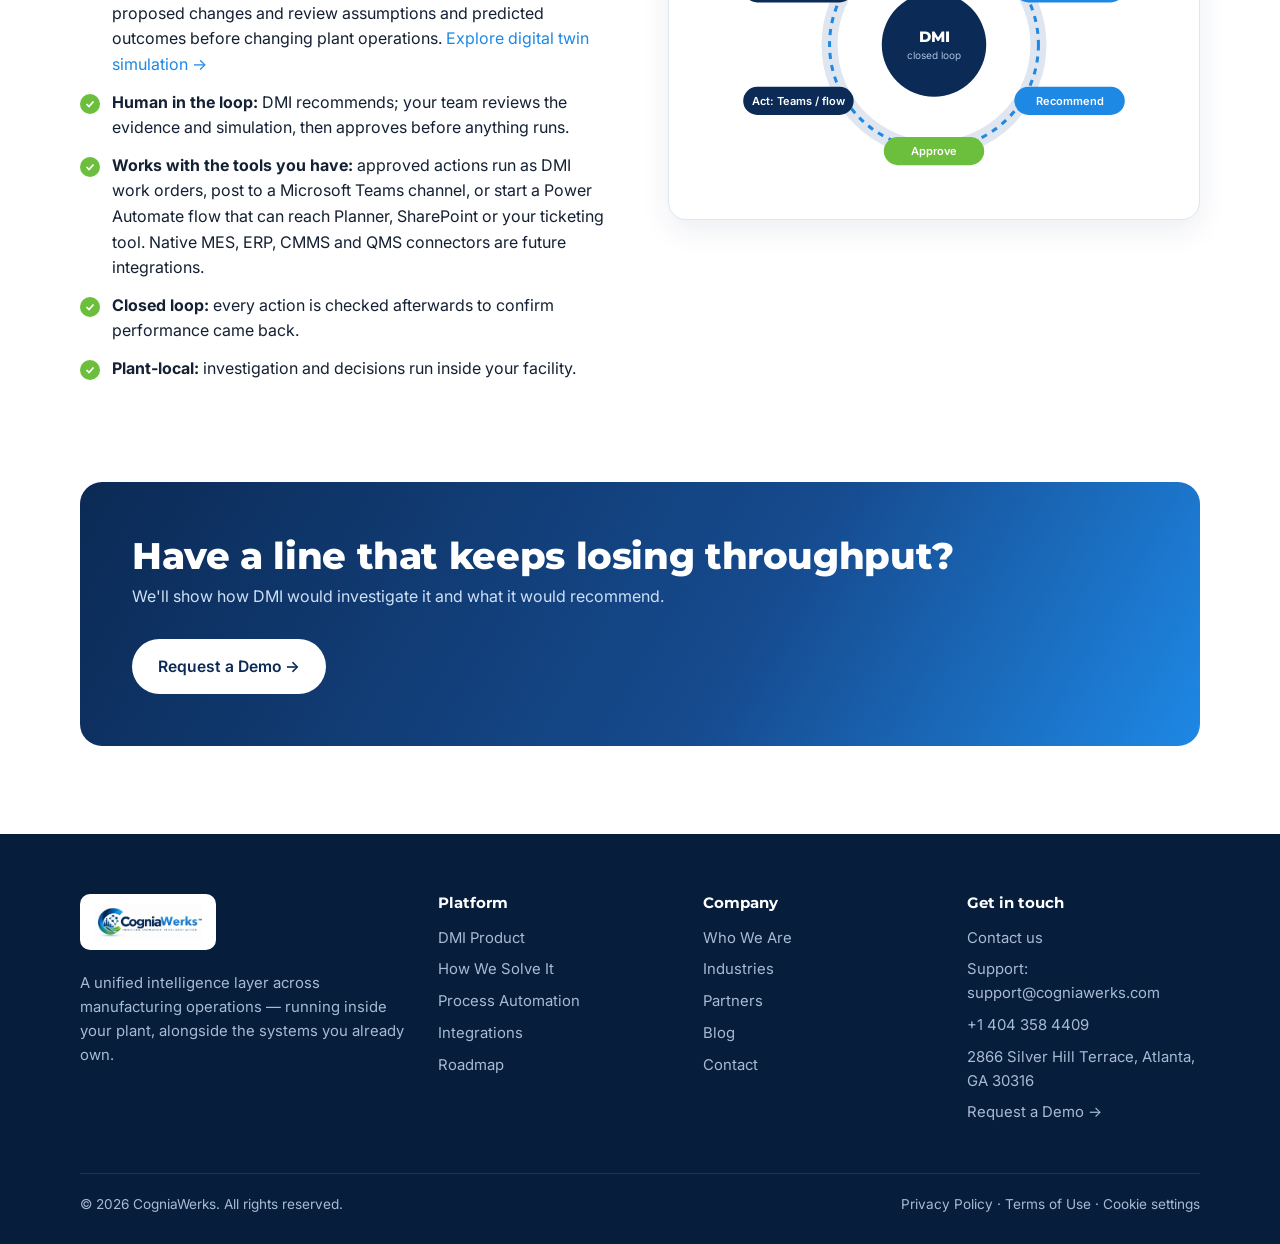
<file: automation.html>
<!doctype html>
<html lang="en">
<head>
  <meta charset="utf-8">
  <meta name="viewport" content="width=device-width, initial-scale=1">
  <title>Process Automation | CogniaWerks DMI</title>
  <meta name="description" content="DMI Manufacturing Process Intelligence and Automation: analyze processes, investigate root causes and orchestrate approved actions as DMI work orders, Microsoft Teams posts or Power Automate flows.">
  <link rel="canonical" href="https://www.cogniawerks.com/automation.html">
  <meta name="robots" content="index, follow">
  <meta name="theme-color" content="#0b2a55">
  <meta property="og:site_name" content="CogniaWerks">
  <meta property="og:type" content="website">
  <meta property="og:title" content="Process Automation | CogniaWerks DMI">
  <meta property="og:description" content="DMI Manufacturing Process Intelligence and Automation: analyze processes, investigate root causes and orchestrate approved actions as DMI work orders, Microsoft Teams posts or Power Automate flows.">
  <meta property="og:url" content="https://www.cogniawerks.com/automation.html">
  <meta property="og:image" content="https://www.cogniawerks.com/assets/og-image.jpg">
  <meta name="twitter:card" content="summary_large_image">
  <meta name="twitter:title" content="Process Automation | CogniaWerks DMI">
  <meta name="twitter:description" content="DMI Manufacturing Process Intelligence and Automation: analyze processes, investigate root causes and orchestrate approved actions as DMI work orders, Microsoft Teams posts or Power Automate flows.">
  <meta name="twitter:image" content="https://www.cogniawerks.com/assets/og-image.jpg">
  <script src="js/analytics.js?v=202610160047"></script>
  <link rel="icon" href="assets/logo.png">
  <link rel="preconnect" href="https://fonts.googleapis.com">
  <link href="https://fonts.googleapis.com/css2?family=Inter:wght@400;500;600;700&family=Montserrat:wght@700;800&display=swap" rel="stylesheet">
  <link rel="stylesheet" href="css/styles.css?v=202610160048">
</head>
<body>
<div id="site-header"></div>
<main>
  <section class="page-hero">
    <div class="container">
      <span class="eyebrow">Process Intelligence &amp; Automation</span>
      <h1>Automation that understands the process first</h1>
      <p class="lead">Traditional business process automation runs a predefined workflow when a threshold trips. DMI investigates what is actually happening on the line, recommends a response, and orchestrates the action your team approves.</p>
      <div class="btn-row"><a class="btn btn-primary" href="contact.html#demo">Request a Demo →</a><a class="btn btn-outline" href="#example">See an example</a></div>
    </div>
  </section>

  <!-- Three capabilities -->
  <section class="section">
    <div class="container">
      <div class="center"><span class="eyebrow">Three capabilities, one platform</span><h2>Analyze, investigate, simulate, then act</h2>
        <p class="lead">DMI combines process analysis, process intelligence and process automation, so every automated step is backed by evidence about your plant.</p></div>
      <div class="grid grid-3" style="margin-top:44px">
        <div class="card">
          <div class="icon"><svg viewBox="0 0 24 24" fill="none" stroke="currentColor" stroke-width="2"><circle cx="5" cy="12" r="2.5"/><circle cx="12" cy="5" r="2.5"/><circle cx="19" cy="12" r="2.5"/><circle cx="12" cy="19" r="2.5"/><path d="M7 11l3-4M14 7l3 3M17 14l-3 3M10 17l-3-3"/></svg></div>
          <h3>1 · Business Process Analysis</h3>
          <ul class="check-list" style="margin-top:14px">
            <li>Discover manufacturing processes from operational data</li>
            <li>Construct the process graph</li>
            <li>Identify bottlenecks, quality issues and production inefficiencies</li>
            <li>Calculate the financial impact</li>
          </ul>
        </div>
        <div class="card">
          <div class="icon green"><svg viewBox="0 0 24 24" fill="none" stroke="currentColor" stroke-width="2"><circle cx="11" cy="11" r="7"/><path d="M21 21l-5-5"/><path d="M8 11h6M11 8v6"/></svg></div>
          <h3>2 · Business Process Intelligence</h3>
          <ul class="check-list" style="margin-top:14px">
            <li>Distributed small language models investigate manufacturing events</li>
            <li>Correlate machines, production lines and business systems</li>
            <li>Identify root causes</li>
            <li>Recommend corrective actions</li>
            <li>Use the digital twin to simulate proposed changes and compare what-if scenarios before approval</li>
          </ul>
        </div>
        <div class="card">
          <div class="icon"><svg viewBox="0 0 24 24" fill="none" stroke="currentColor" stroke-width="2"><path d="M12 3v3M12 18v3M3 12h3M18 12h3"/><circle cx="12" cy="12" r="5"/><path d="M10 12l1.5 1.5L14.5 10"/></svg></div>
          <h3>3 · Business Process Automation</h3>
          <ul class="check-list" style="margin-top:14px">
            <li>Initiate maintenance requests</li>
            <li>Trigger quality investigations</li>
            <li>Generate production optimization recommendations</li>
            <li>Run them as DMI work orders, Teams posts or Power Automate flows</li>
            <li>Execute approved corrective actions</li>
          </ul>
        </div>
      </div>
    </div>
  </section>

  <!-- Example -->
  <section class="section alt" id="example">
    <div class="container">
      <div class="center"><span class="eyebrow">Example</span><h2>A filling line loses 15% of its throughput</h2>
        <p class="lead">The same event, handled two ways.</p></div>
      <div class="grid grid-2" style="margin-top:44px;align-items:start">
        <div class="card problem">
          <h3>Traditional BPA</h3>
          <p>A predefined threshold is exceeded, so the system raises an alert or opens a work order. Someone still has to work out why throughput dropped, what it is costing and what to change.</p>
          <div class="figure" style="margin-top:22px;box-shadow:none">
            <svg viewBox="0 0 420 120" role="img" font-family="Inter"><title>Threshold triggers an alert</title>
              <rect x="10" y="40" width="110" height="44" rx="10" fill="#fdecea"/><text x="65" y="67" text-anchor="middle" font-size="12" font-weight="600" fill="#c0392b">Threshold hit</text>
              <path d="M120 62 H180" stroke="#c0392b" stroke-width="2" class="flow"/>
              <rect x="180" y="40" width="110" height="44" rx="10" fill="#fdecea"/><text x="235" y="67" text-anchor="middle" font-size="12" font-weight="600" fill="#c0392b">Alert / ticket</text>
              <path d="M290 62 H330" stroke="#c0392b" stroke-width="2" stroke-dasharray="3 4"/>
              <text x="372" y="58" text-anchor="middle" font-size="22" font-weight="700" fill="#c0392b">?</text>
              <text x="372" y="80" text-anchor="middle" font-size="10" fill="#56657a">manual follow-up</text>
            </svg>
          </div>
        </div>
        <div class="card" style="border-left:4px solid var(--green)">
          <h3>DMI-enabled BPA</h3>
          <ol class="bpa-steps">
            <li><strong>Detects</strong> the throughput reduction.</li>
            <li><strong>Investigates</strong> equipment and process data.</li>
            <li><strong>Identifies</strong> an upstream temperature variation.</li>
            <li><strong>Determines</strong> that the variation is affecting filling performance.</li>
            <li><strong>Calculates</strong> the financial impact.</li>
            <li><strong>Recommends</strong> a corrective action.</li>
            <li><strong>Simulates</strong> the proposed temperature adjustment in the digital twin and compares the predicted throughput and quality effects before the team approves it.</li>
            <li><strong>Initiates</strong> an approved maintenance work order: in DMI, in a Teams channel, or through a Power Automate flow.</li>
            <li><strong>Measures</strong> whether the corrective action restored performance.</li>
          </ol>
        </div>
      </div>
    </div>
  </section>

  <!-- Progression -->
  <section class="section dark">
    <div class="container">
      <div class="center"><span class="eyebrow">The progression</span><h2>From discovery to continuous optimization</h2>
        <p class="lead">Each stage builds on the one before it. Automation sits on top of a process DMI already understands, so it can act on causes rather than symptoms.</p></div>
      <div class="progression" style="margin-top:40px">
        <div class="stage now"><strong>Process Discovery</strong><span>Map the process</span></div>
        <div class="stage now"><strong>Process Intelligence</strong><span>Understand behavior</span></div>
        <div class="stage now"><strong>Root Cause Analysis</strong><span>Why it happened</span></div>
        <div class="stage now"><strong>Digital Twin &amp; Decision Support</strong><span>Simulate &amp; approve</span></div>
        <div class="stage now"><strong>Process Automation</strong><span>Approved action</span></div>
        <div class="stage next"><strong>Continuous Optimization</strong><span>Measure &amp; improve</span></div>
      </div>
    </div>
  </section>

  <!-- Why it matters -->
  <section class="section">
    <div class="container split">
      <div>
        <span class="eyebrow">Why it matters</span>
        <h2>Built for manufacturers without a full MES stack</h2>
        <p class="lead">Small and mid-sized manufacturers rarely have sophisticated MES and manufacturing analytics. DMI gives them process discovery, investigation and automation in one plant-local platform.</p>
        <ul class="check-list" style="margin-top:20px">
          <li><strong>Simulate before applying:</strong> use the digital twin to evaluate proposed changes and review assumptions and predicted outcomes before changing plant operations. <a href="product.html#digital-twin">Explore digital twin simulation →</a></li>
          <li><strong>Human in the loop:</strong> DMI recommends; your team reviews the evidence and simulation, then approves before anything runs.</li>
          <li><strong>Works with the tools you have:</strong> approved actions run as DMI work orders, post to a Microsoft Teams channel, or start a Power Automate flow that can reach Planner, SharePoint or your ticketing tool. Native MES, ERP, CMMS and QMS connectors are future integrations.</li>
          <li><strong>Closed loop:</strong> every action is checked afterwards to confirm performance came back.</li>
          <li><strong>Plant-local:</strong> investigation and decisions run inside your facility.</li>
        </ul>
      </div>
      <div class="figure">
        <svg viewBox="0 0 480 300" role="img" font-family="Inter"><title>Closed loop: detect, investigate, recommend, approve, act, verify</title>
          <circle cx="240" cy="150" r="104" fill="none" stroke="#dfe6ef" stroke-width="16"/>
          <circle cx="240" cy="150" r="104" fill="none" stroke="#1e88e5" stroke-width="3" class="flow"/>
          <circle cx="240" cy="150" r="52" fill="#0b2a55"/>
          <text x="240" y="147" text-anchor="middle" fill="#fff" font-family="Montserrat" font-weight="800" font-size="15">DMI</text>
          <text x="240" y="164" text-anchor="middle" fill="#a9c0e0" font-size="10">closed loop</text>
          <g font-size="11" font-weight="600" text-anchor="middle">
            <rect x="190" y="30" width="100" height="28" rx="14" fill="#1e88e5"/><text x="240" y="48" fill="#fff">Detect</text>
            <rect x="320" y="80" width="110" height="28" rx="14" fill="#1e88e5"/><text x="375" y="98" fill="#fff">Investigate</text>
            <rect x="320" y="192" width="110" height="28" rx="14" fill="#1e88e5"/><text x="375" y="210" fill="#fff">Recommend</text>
            <rect x="190" y="242" width="100" height="28" rx="14" fill="#6cbf3c"/><text x="240" y="260" fill="#fff">Approve</text>
            <rect x="50" y="192" width="110" height="28" rx="14" fill="#0b2a55"/><text x="105" y="210" fill="#fff">Act: Teams / flow</text>
            <rect x="50" y="80" width="110" height="28" rx="14" fill="#0b2a55"/><text x="105" y="98" fill="#fff">Verify</text>
          </g>
        </svg>
      </div>
    </div>
  </section>

  <section class="section" style="padding-top:0">
    <div class="container"><div class="cta-band"><div><h2>Have a line that keeps losing throughput?</h2><p>We'll show how DMI would investigate it and what it would recommend.</p></div><a class="btn btn-light" href="contact.html#demo">Request a Demo →</a></div></div>
  </section>
</main>
<div id="site-footer"></div>
<script src="js/site.js?v=202610180001"></script>
</body>
</html>
</file>
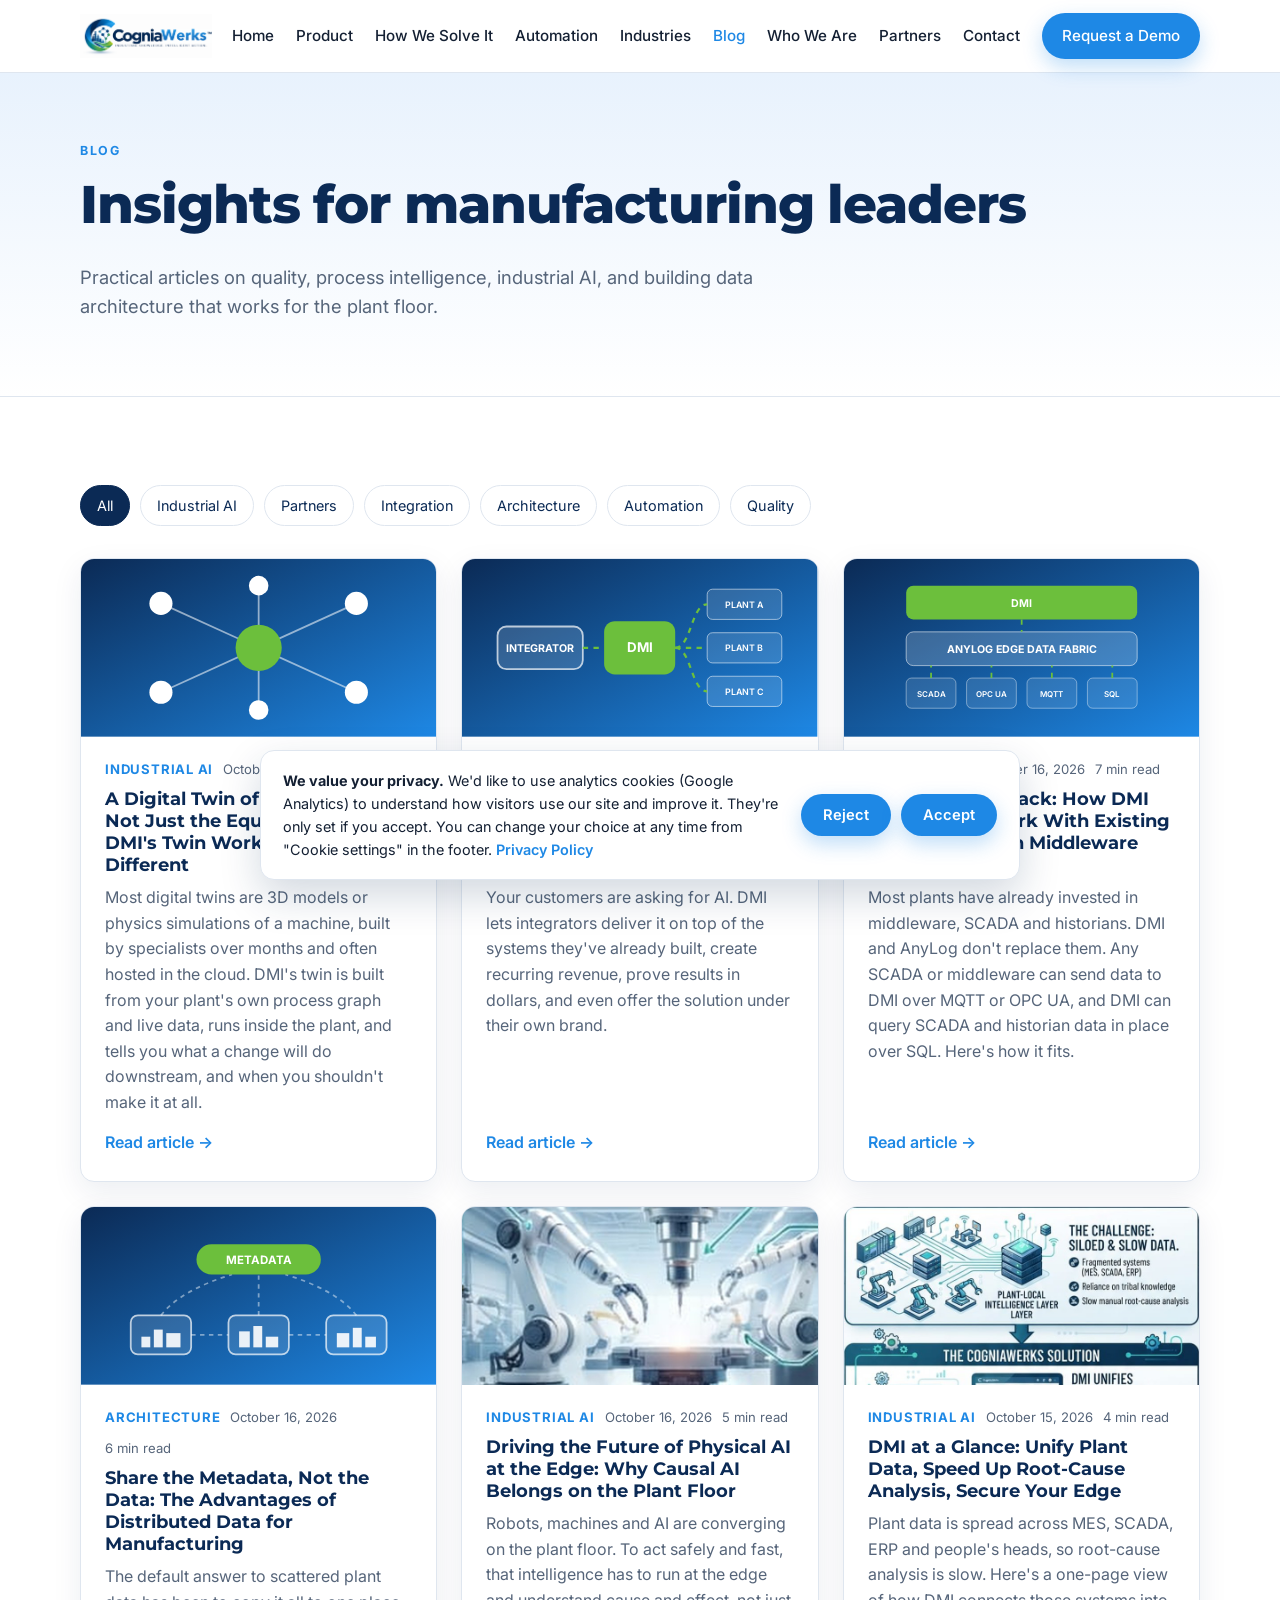
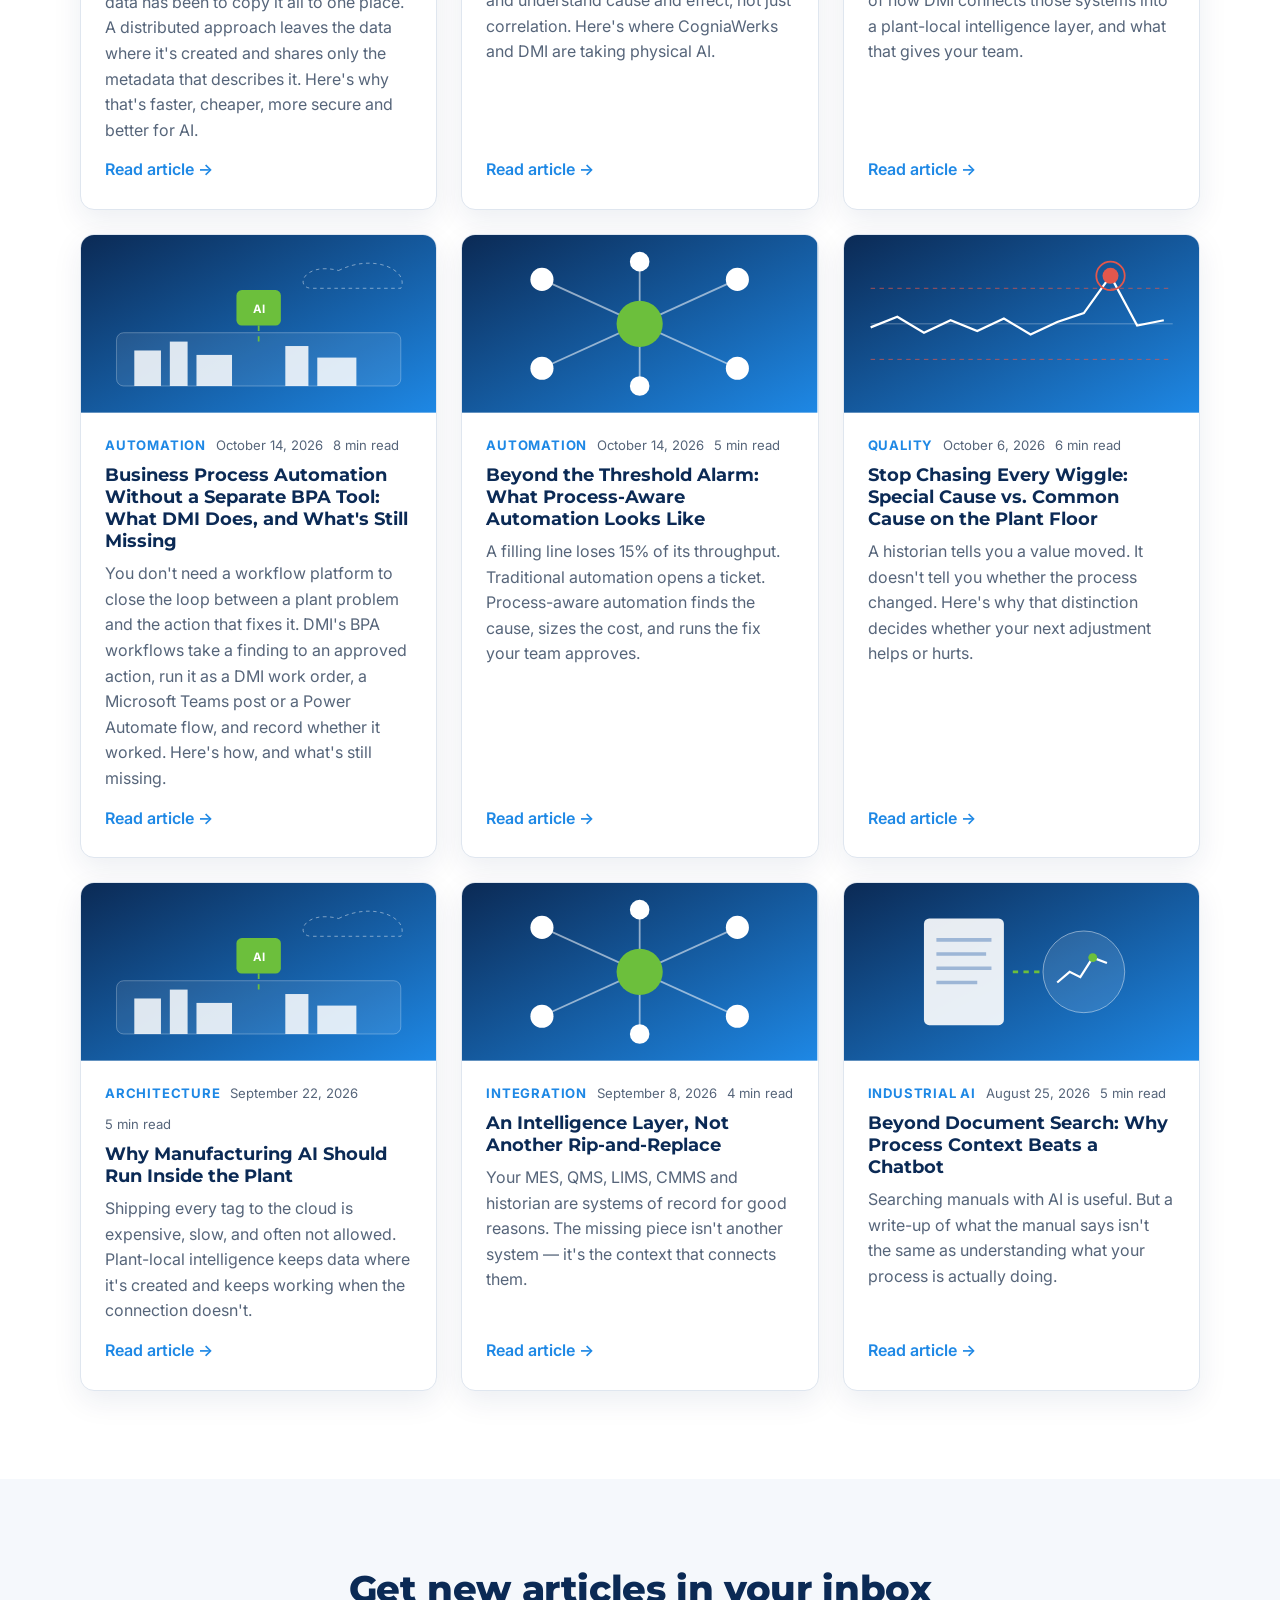
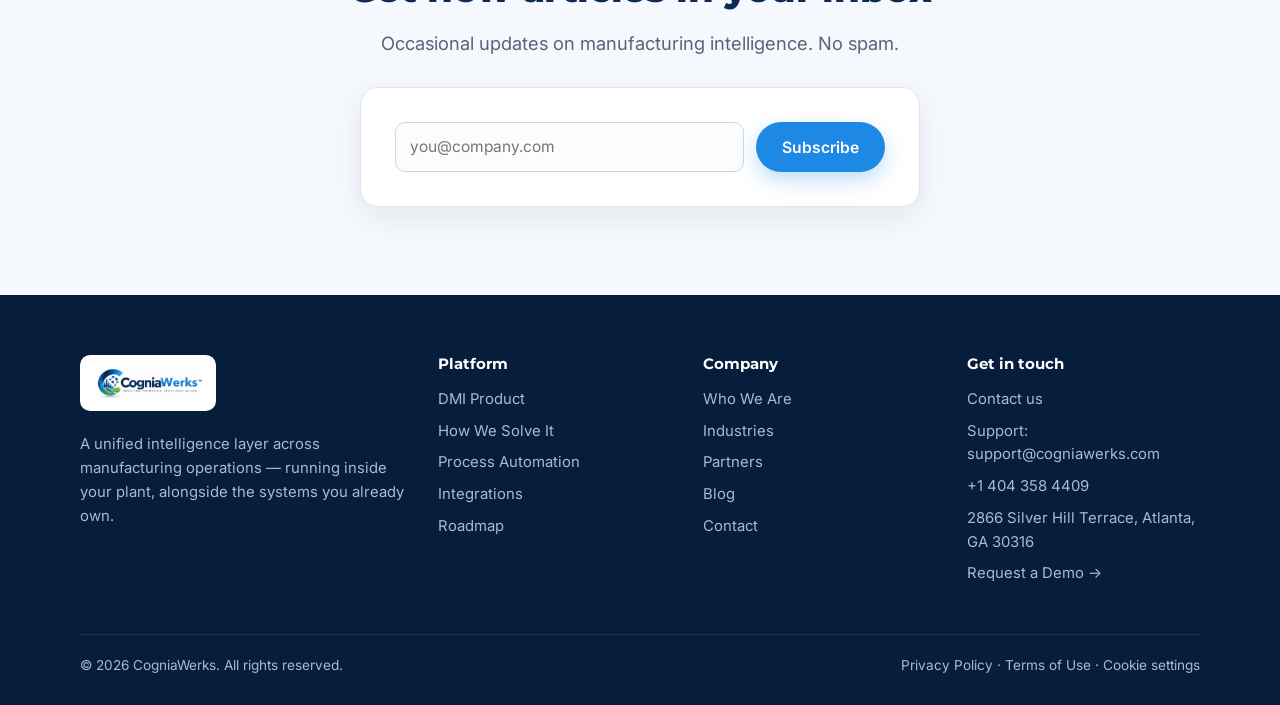
<file: blog.html>
<!doctype html>
<html lang="en">
<head>
  <meta charset="utf-8">
  <meta name="viewport" content="width=device-width, initial-scale=1">
  <title>Blog | CogniaWerks</title>
  <meta name="description" content="Insights on manufacturing intelligence, quality, industrial AI and plant-local architecture from CogniaWerks.">
  <link rel="canonical" href="https://www.cogniawerks.com/blog.html">
  <meta name="robots" content="index, follow">
  <meta name="theme-color" content="#0b2a55">
  <meta property="og:site_name" content="CogniaWerks">
  <meta property="og:type" content="website">
  <meta property="og:title" content="Blog | CogniaWerks">
  <meta property="og:description" content="Insights on manufacturing intelligence, quality, industrial AI and plant-local architecture from CogniaWerks.">
  <meta property="og:url" content="https://www.cogniawerks.com/blog.html">
  <meta property="og:image" content="https://www.cogniawerks.com/assets/og-image.jpg">
  <meta name="twitter:card" content="summary_large_image">
  <meta name="twitter:title" content="Blog | CogniaWerks">
  <meta name="twitter:description" content="Insights on manufacturing intelligence, quality, industrial AI and plant-local architecture from CogniaWerks.">
  <meta name="twitter:image" content="https://www.cogniawerks.com/assets/og-image.jpg">
  <script src="js/analytics.js?v=202610160047"></script>
  <link rel="icon" href="assets/logo.png">
  <link rel="preconnect" href="https://fonts.googleapis.com">
  <link href="https://fonts.googleapis.com/css2?family=Inter:wght@400;500;600;700&family=Montserrat:wght@700;800&display=swap" rel="stylesheet">
  <link rel="stylesheet" href="css/styles.css?v=202610160048">
</head>
<body>
<div id="site-header"></div>
<main>
  <section class="page-hero">
    <div class="container">
      <span class="eyebrow">Blog</span>
      <h1>Insights for manufacturing leaders</h1>
      <p class="lead">Practical articles on quality, process intelligence, industrial AI, and building data architecture that works for the plant floor.</p>
    </div>
  </section>
  <section class="section">
    <div class="container">
      <div class="filters" id="filters"></div>
      <div class="grid grid-3" id="posts"></div>
    </div>
  </section>
  <section class="section alt">
    <div class="container center">
      <h2>Get new articles in your inbox</h2>
      <p class="lead">Occasional updates on manufacturing intelligence. No spam.</p>
      <div class="form-card" style="max-width:560px;margin:28px auto 0">
        <form data-form="newsletter" style="display:flex;gap:12px;flex-wrap:wrap">
          <input type="email" name="email" required placeholder="you@company.com" aria-label="Email address" style="flex:1;min-width:220px">
          <button class="btn btn-primary" type="submit">Subscribe</button>
        </form>
        <div class="form-success"><h3>Thanks for subscribing!</h3><p>We'll be in touch.</p></div>
      </div>
    </div>
  </section>
</main>
<div id="site-footer"></div>
<script src="js/site.js?v=202610180001"></script>
<script src="js/posts.js?v=202610181200"></script>
<script>
  const cats = ["All", ...new Set(POSTS.map(p => p.category))];
  const filters = document.getElementById("filters");
  const grid = document.getElementById("posts");
  function show(cat) {
    grid.innerHTML = POSTS.filter(p => cat === "All" || p.category === cat).map(postCard).join("");
    filters.querySelectorAll(".filter").forEach(b => b.classList.toggle("active", b.dataset.cat === cat));
  }
  filters.innerHTML = cats.map(c => `<button class="filter" data-cat="${c}">${c}</button>`).join("");
  filters.addEventListener("click", e => { if (e.target.dataset.cat) show(e.target.dataset.cat); });
  show("All");
</script>
</body>
</html>
</file>
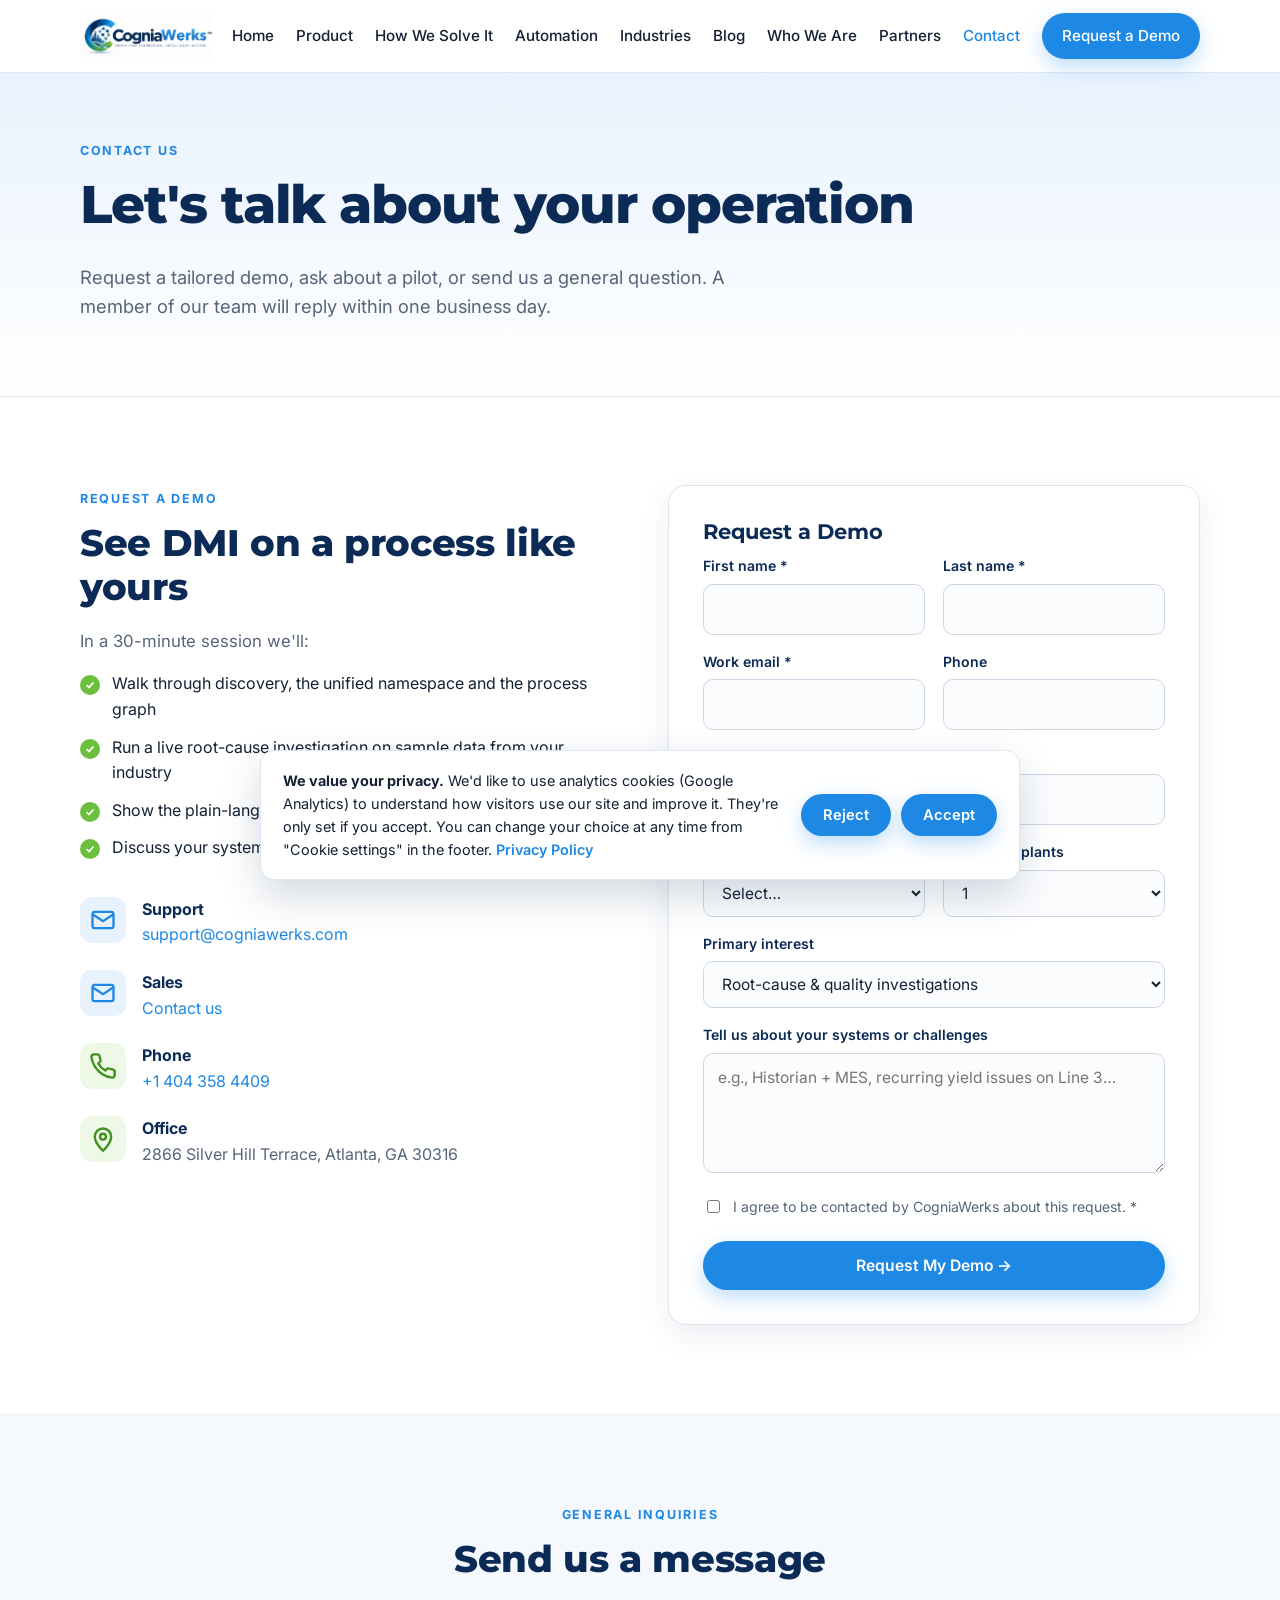
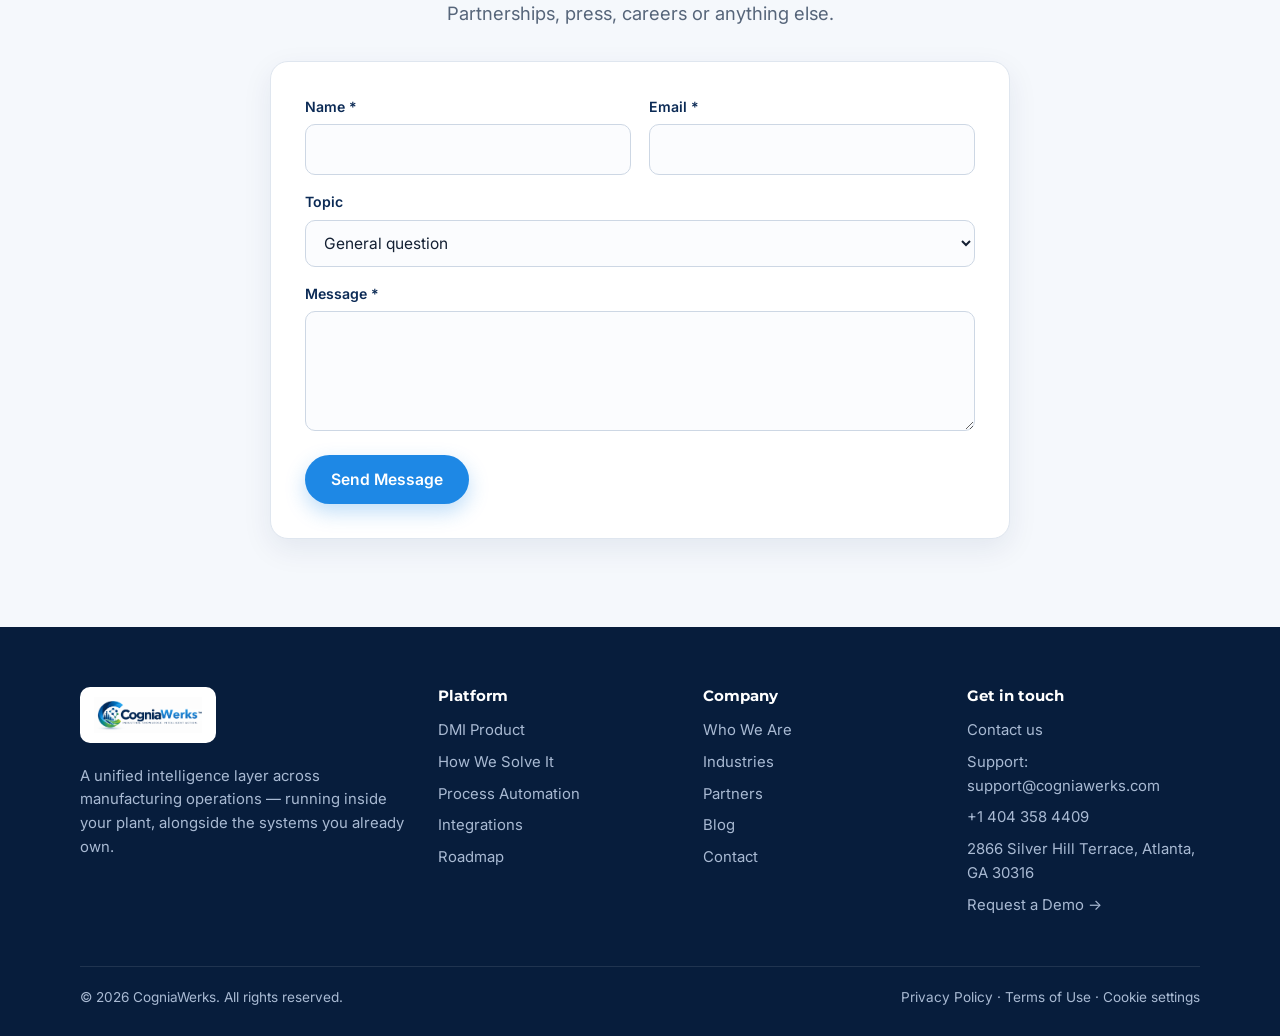
<file: contact.html>
<!doctype html>
<html lang="en">
<head>
  <meta charset="utf-8">
  <meta name="viewport" content="width=device-width, initial-scale=1">
  <title>Contact &amp; Request a Demo | CogniaWerks</title>
  <meta name="description" content="Contact CogniaWerks or request a demo of DMI, Distributed Manufacturing Intelligence.">
  <link rel="canonical" href="https://www.cogniawerks.com/contact.html">
  <meta name="robots" content="index, follow">
  <meta name="theme-color" content="#0b2a55">
  <meta property="og:site_name" content="CogniaWerks">
  <meta property="og:type" content="website">
  <meta property="og:title" content="Contact &amp; Request a Demo | CogniaWerks">
  <meta property="og:description" content="Contact CogniaWerks or request a demo of DMI, Distributed Manufacturing Intelligence.">
  <meta property="og:url" content="https://www.cogniawerks.com/contact.html">
  <meta property="og:image" content="https://www.cogniawerks.com/assets/og-image.jpg">
  <meta name="twitter:card" content="summary_large_image">
  <meta name="twitter:title" content="Contact &amp; Request a Demo | CogniaWerks">
  <meta name="twitter:description" content="Contact CogniaWerks or request a demo of DMI, Distributed Manufacturing Intelligence.">
  <meta name="twitter:image" content="https://www.cogniawerks.com/assets/og-image.jpg">
  <script type="application/ld+json">{"@context": "https://schema.org", "@type": "Organization", "name": "CogniaWerks", "url": "https://www.cogniawerks.com/", "logo": "https://www.cogniawerks.com/assets/logo.png", "email": "sales@cogniawerks.com", "telephone": "+1-404-358-4409", "address": {"@type": "PostalAddress", "streetAddress": "2866 Silver Hill Terrace", "addressLocality": "Atlanta", "addressRegion": "GA", "postalCode": "30316", "addressCountry": "US"}, "contactPoint": [{"@type": "ContactPoint", "contactType": "sales", "email": "sales@cogniawerks.com", "telephone": "+1-404-358-4409"}, {"@type": "ContactPoint", "contactType": "customer support", "email": "support@cogniawerks.com"}]}</script>
  <script src="js/analytics.js?v=202610160047"></script>
  <link rel="icon" href="assets/logo.png">
  <link rel="preconnect" href="https://fonts.googleapis.com">
  <link href="https://fonts.googleapis.com/css2?family=Inter:wght@400;500;600;700&family=Montserrat:wght@700;800&display=swap" rel="stylesheet">
  <link rel="stylesheet" href="css/styles.css?v=202610160048">
</head>
<body>
<div id="site-header"></div>
<main>
  <section class="page-hero">
    <div class="container">
      <span class="eyebrow">Contact us</span>
      <h1>Let's talk about your operation</h1>
      <p class="lead">Request a tailored demo, ask about a pilot, or send us a general question. A member of our team will reply within one business day.</p>
    </div>
  </section>

  <!-- Demo request -->
  <section class="section" id="demo">
    <div class="container split" style="align-items:start">
      <div>
        <span class="eyebrow">Request a demo</span>
        <h2>See DMI on a process like yours</h2>
        <p class="lead" style="font-size:1.05rem">In a 30-minute session we'll:</p>
        <ul class="check-list">
          <li>Walk through discovery, the unified namespace and the process graph</li>
          <li>Run a live root-cause investigation on sample data from your industry</li>
          <li>Show the plain-language assistant and document intelligence</li>
          <li>Discuss your systems, deployment options and a pilot plan</li>
        </ul>
        <div style="margin-top:36px">
          <div class="contact-item"><div class="icon"><svg viewBox="0 0 24 24" fill="none" stroke="currentColor" stroke-width="2"><rect x="3" y="5" width="18" height="14" rx="2"/><path d="M3 7l9 6 9-6"/></svg></div>
            <div><strong>Support</strong><a data-site="email" href="#"></a></div></div>
          <div class="contact-item"><div class="icon"><svg viewBox="0 0 24 24" fill="none" stroke="currentColor" stroke-width="2"><rect x="3" y="5" width="18" height="14" rx="2"/><path d="M3 7l9 6 9-6"/></svg></div>
            <div><strong>Sales</strong><a href="contact.html#contact">Contact us</a></div></div>
          <div class="contact-item"><div class="icon green"><svg viewBox="0 0 24 24" fill="none" stroke="currentColor" stroke-width="2"><path d="M22 16.9v3a2 2 0 01-2.2 2 19.8 19.8 0 01-8.6-3.1 19.5 19.5 0 01-6-6A19.8 19.8 0 012.1 4.2 2 2 0 014.1 2h3a2 2 0 012 1.7c.1 1 .4 1.9.7 2.8a2 2 0 01-.5 2.1L8 9.9a16 16 0 006 6l1.3-1.3a2 2 0 012.1-.4c.9.3 1.8.6 2.8.7a2 2 0 011.7 2z"/></svg></div>
            <div><strong>Phone</strong><a data-site="phone" href="#"></a></div></div>
          <div class="contact-item"><div class="icon green"><svg viewBox="0 0 24 24" fill="none" stroke="currentColor" stroke-width="2"><path d="M12 22s7-6.2 7-12a7 7 0 10-14 0c0 5.8 7 12 7 12z"/><circle cx="12" cy="10" r="2.5"/></svg></div>
            <div><strong>Office</strong><span data-site="address"></span></div></div>
        </div>
      </div>

      <div class="form-card">
        <h3 style="font-size:1.3rem">Request a Demo</h3>
        <form data-form="demo">
          <div class="form-grid">
            <div><label for="d-first">First name *</label><input id="d-first" name="firstName" required autocomplete="given-name"></div>
            <div><label for="d-last">Last name *</label><input id="d-last" name="lastName" required autocomplete="family-name"></div>
            <div><label for="d-email">Work email *</label><input id="d-email" type="email" name="email" required autocomplete="email"></div>
            <div><label for="d-phone">Phone</label><input id="d-phone" type="tel" name="phone" autocomplete="tel"></div>
            <div><label for="d-company">Company *</label><input id="d-company" name="company" required autocomplete="organization"></div>
            <div><label for="d-title">Job title</label><input id="d-title" name="jobTitle" autocomplete="organization-title"></div>
            <div><label for="d-industry">Industry *</label>
              <select id="d-industry" name="industry" required>
                <option value="">Select…</option><option>Pharmaceuticals &amp; Biotech</option><option>Chemicals &amp; Refining</option>
                <option>Food &amp; Beverage</option><option>Automotive &amp; Discrete Assembly</option><option>Semiconductor &amp; Electronics</option>
                <option>Aerospace &amp; Defense</option><option>Metals, Mining &amp; Materials</option><option>Energy &amp; Power</option>
                <option>Utilities &amp; Infrastructure</option><option>Other</option>
              </select></div>
            <div><label for="d-sites">Number of plants</label>
              <select id="d-sites" name="plants"><option>1</option><option>2–5</option><option>6–20</option><option>20+</option></select></div>
            <div class="full"><label for="d-interest">Primary interest</label>
              <select id="d-interest" name="interest">
                <option>Root-cause &amp; quality investigations</option><option>OEE &amp; productivity</option><option>Asset &amp; maintenance intelligence</option>
                <option>Industrial AI assistant / document intelligence</option><option>Plant-local / sovereign AI</option><option>Multi-plant intelligence</option><option>Other</option>
              </select></div>
            <div class="full"><label for="d-msg">Tell us about your systems or challenges</label><textarea id="d-msg" name="message" placeholder="e.g., Historian + MES, recurring yield issues on Line 3…"></textarea></div>
            <div class="full checkbox-row"><input type="checkbox" id="d-consent" name="consent" value="yes" required><label for="d-consent" style="font-weight:400;color:var(--muted)">I agree to be contacted by CogniaWerks about this request. *</label></div>
            <div class="full"><button class="btn btn-primary" type="submit" style="width:100%;justify-content:center">Request My Demo →</button></div>
          </div>
        </form>
        <div class="form-success">
          <div class="icon green"><svg viewBox="0 0 24 24" fill="none" stroke="currentColor" stroke-width="3"><path d="M5 12l5 5 9-10"/></svg></div>
          <h3>Thank you! Your request is on its way.</h3>
          <p>We'll contact you within one business day to schedule your demo.</p>
        </div>
      </div>
    </div>
  </section>

  <!-- General contact -->
  <section class="section alt" id="contact">
    <div class="container" style="max-width:780px">
      <div class="center"><span class="eyebrow">General inquiries</span><h2>Send us a message</h2>
        <p class="lead">Partnerships, press, careers or anything else.</p></div>
      <div class="form-card" style="margin-top:32px">
        <form data-form="contact">
          <div class="form-grid">
            <div><label for="c-name">Name *</label><input id="c-name" name="name" required autocomplete="name"></div>
            <div><label for="c-email">Email *</label><input id="c-email" type="email" name="email" required autocomplete="email"></div>
            <div class="full"><label for="c-topic">Topic</label>
              <select id="c-topic" name="topic"><option>General question</option><option>Partnership</option><option>Press &amp; media</option><option>Careers</option><option>Investor relations</option></select></div>
            <div class="full"><label for="c-msg">Message *</label><textarea id="c-msg" name="message" required></textarea></div>
            <div class="full"><button class="btn btn-primary" type="submit">Send Message</button></div>
          </div>
        </form>
        <div class="form-success">
          <div class="icon green"><svg viewBox="0 0 24 24" fill="none" stroke="currentColor" stroke-width="3"><path d="M5 12l5 5 9-10"/></svg></div>
          <h3>Message sent</h3><p>Thanks for reaching out. We'll get back to you soon.</p>
        </div>
      </div>
    </div>
  </section>
</main>
<div id="site-footer"></div>
<script src="js/site.js?v=202610180001"></script>
</body>
</html>
</file>
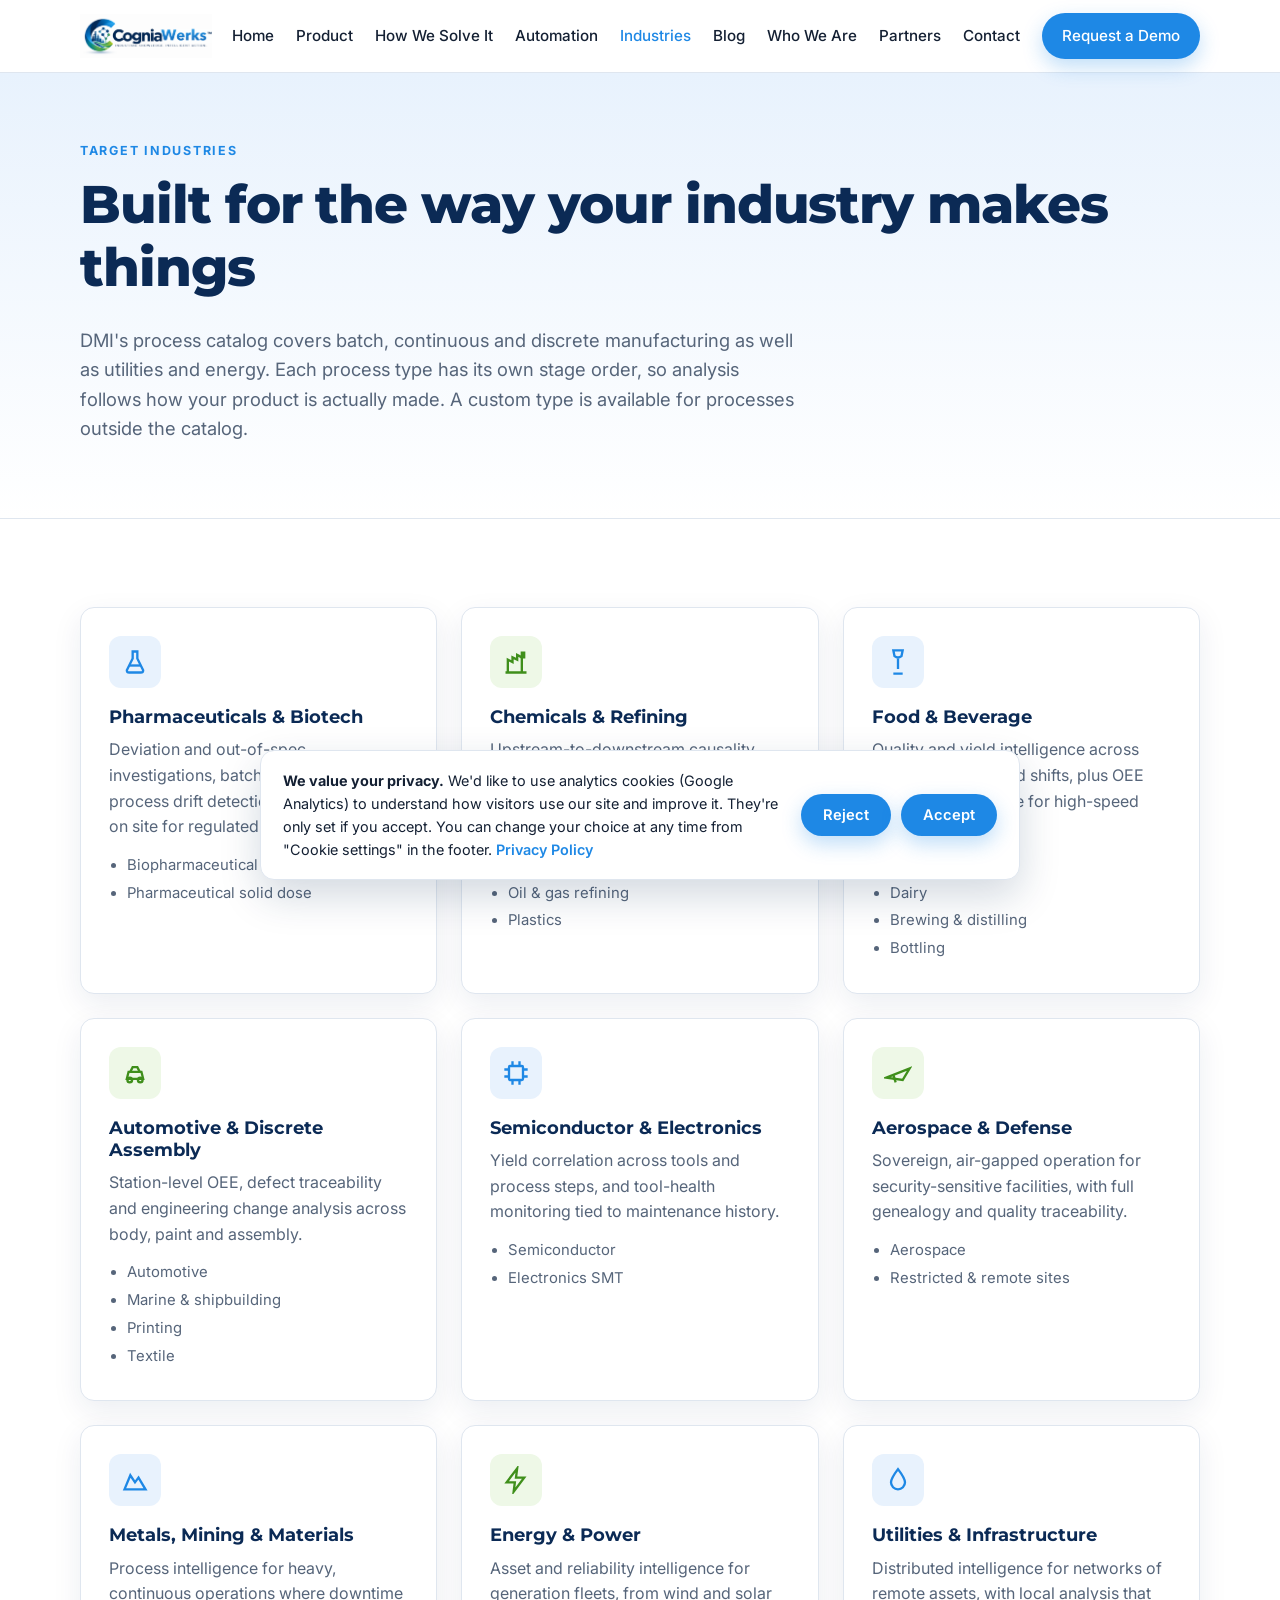
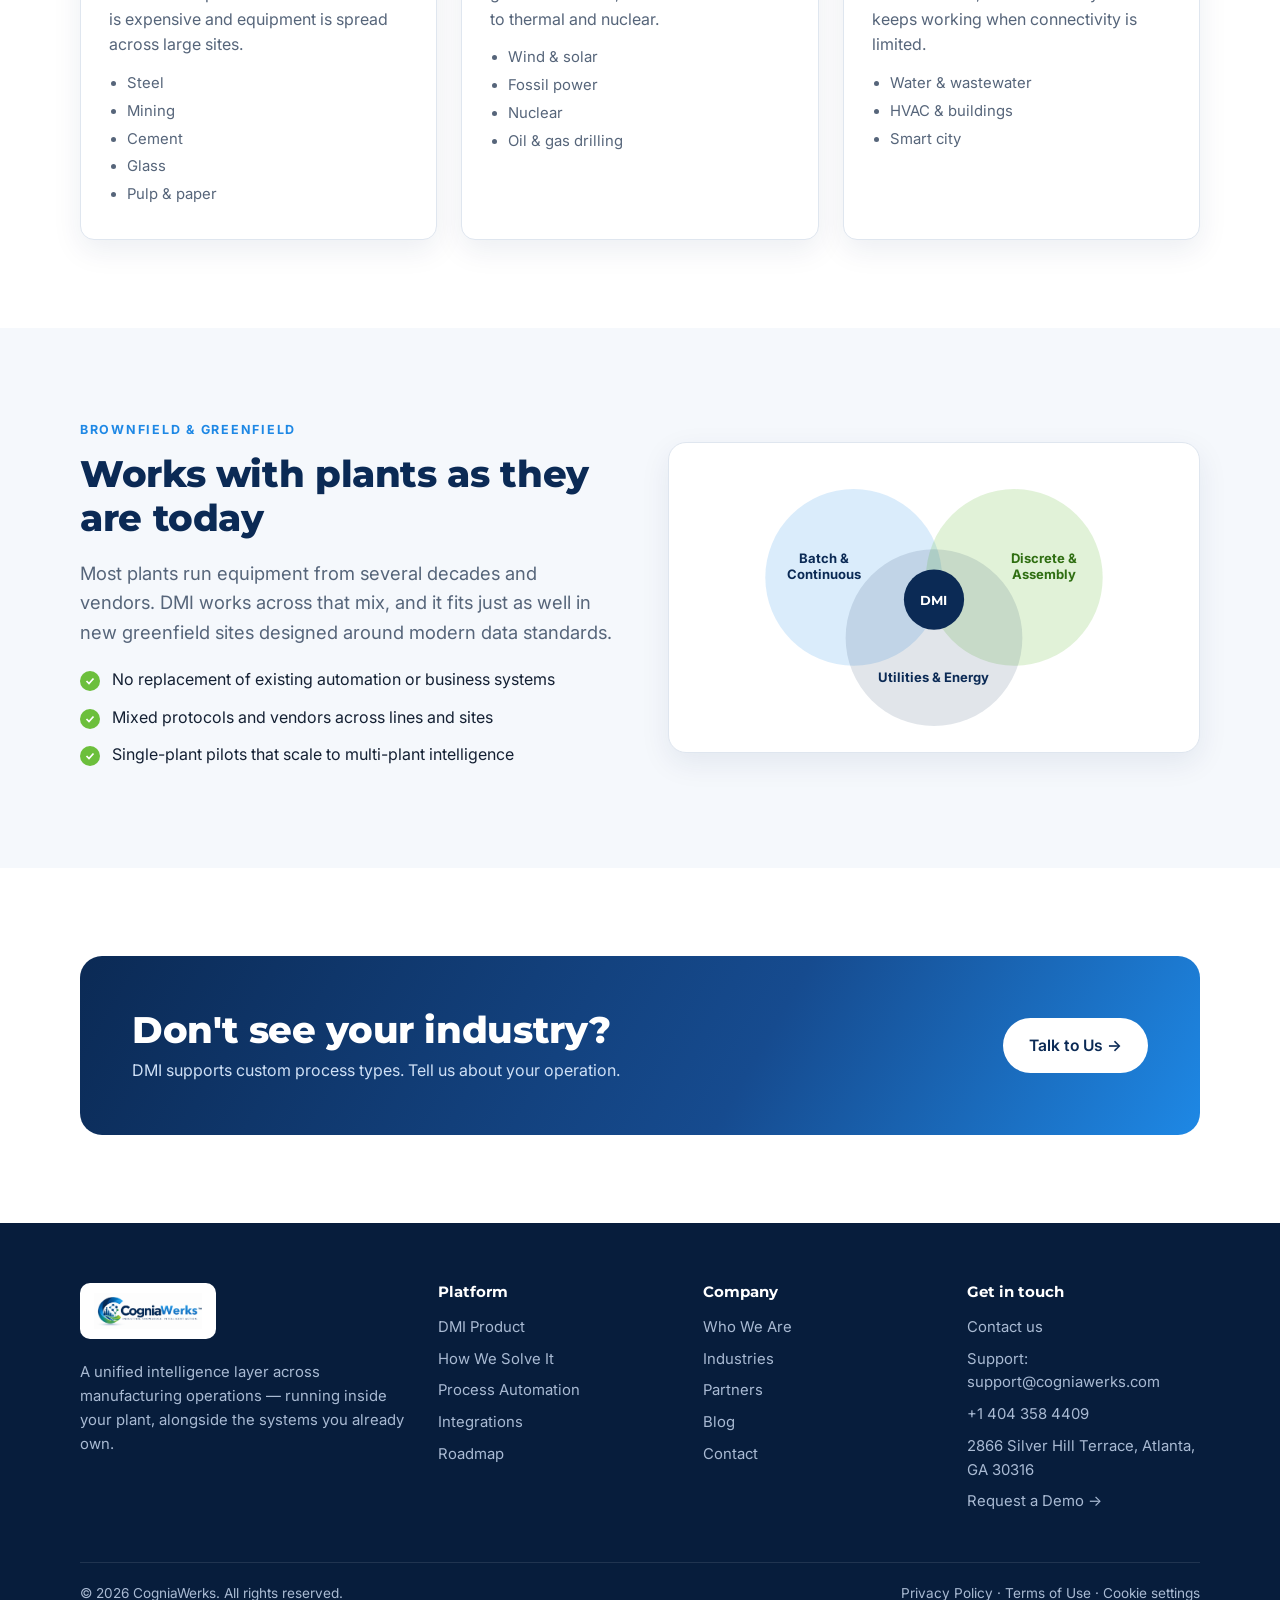
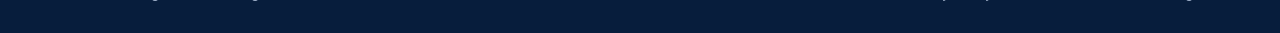
<file: industries.html>
<!doctype html>
<html lang="en">
<head>
  <meta charset="utf-8">
  <meta name="viewport" content="width=device-width, initial-scale=1">
  <title>Industries | CogniaWerks DMI</title>
  <meta name="description" content="Industries supported by CogniaWerks DMI: batch and continuous process, discrete and assembly, and utilities, energy and infrastructure.">
  <link rel="canonical" href="https://www.cogniawerks.com/industries.html">
  <meta name="robots" content="index, follow">
  <meta name="theme-color" content="#0b2a55">
  <meta property="og:site_name" content="CogniaWerks">
  <meta property="og:type" content="website">
  <meta property="og:title" content="Industries | CogniaWerks DMI">
  <meta property="og:description" content="Industries supported by CogniaWerks DMI: batch and continuous process, discrete and assembly, and utilities, energy and infrastructure.">
  <meta property="og:url" content="https://www.cogniawerks.com/industries.html">
  <meta property="og:image" content="https://www.cogniawerks.com/assets/og-image.jpg">
  <meta name="twitter:card" content="summary_large_image">
  <meta name="twitter:title" content="Industries | CogniaWerks DMI">
  <meta name="twitter:description" content="Industries supported by CogniaWerks DMI: batch and continuous process, discrete and assembly, and utilities, energy and infrastructure.">
  <meta name="twitter:image" content="https://www.cogniawerks.com/assets/og-image.jpg">
  <script src="js/analytics.js?v=202610160047"></script>
  <link rel="icon" href="assets/logo.png">
  <link rel="preconnect" href="https://fonts.googleapis.com">
  <link href="https://fonts.googleapis.com/css2?family=Inter:wght@400;500;600;700&family=Montserrat:wght@700;800&display=swap" rel="stylesheet">
  <link rel="stylesheet" href="css/styles.css?v=202610160048">
</head>
<body>
<div id="site-header"></div>
<main>
  <section class="page-hero">
    <div class="container">
      <span class="eyebrow">Target industries</span>
      <h1>Built for the way your industry makes things</h1>
      <p class="lead">DMI's process catalog covers batch, continuous and discrete manufacturing as well as utilities and energy. Each process type has its own stage order, so analysis follows how your product is actually made. A custom type is available for processes outside the catalog.</p>
    </div>
  </section>

  <section class="section">
    <div class="container">
      <div class="grid grid-3">
        <div class="card industry">
          <div class="icon"><svg viewBox="0 0 24 24" fill="none" stroke="currentColor" stroke-width="2"><path d="M9 3h6M10 3v6L5 19a2 2 0 002 2h10a2 2 0 002-2l-5-10V3"/><path d="M7 15h10"/></svg></div>
          <h3>Pharmaceuticals &amp; Biotech</h3>
          <p>Deviation and out-of-spec investigations, batch genealogy and process drift detection, with data kept on site for regulated environments.</p>
          <ul><li>Biopharmaceutical</li><li>Pharmaceutical solid dose</li></ul>
        </div>
        <div class="card industry">
          <div class="icon green"><svg viewBox="0 0 24 24" fill="none" stroke="currentColor" stroke-width="2"><path d="M3 21h18M5 21V10l4 2V8l4 2V6l4 2v13"/><path d="M17 4h2v4h-2z"/></svg></div>
          <h3>Chemicals &amp; Refining</h3>
          <p>Upstream-to-downstream causality across reactors, columns and utilities, so you can tell real process upsets from normal variation.</p>
          <ul><li>Chemical</li><li>Oil &amp; gas refining</li><li>Plastics</li></ul>
        </div>
        <div class="card industry">
          <div class="icon"><svg viewBox="0 0 24 24" fill="none" stroke="currentColor" stroke-width="2"><path d="M8 2h8l-1 5a5 5 0 01-6 0z"/><path d="M12 9v9M8 22h8"/></svg></div>
          <h3>Food &amp; Beverage</h3>
          <p>Quality and yield intelligence across recipes, batches and shifts, plus OEE broken down by line for high-speed packaging.</p>
          <ul><li>Food &amp; beverage</li><li>Dairy</li><li>Brewing &amp; distilling</li><li>Bottling</li></ul>
        </div>
        <div class="card industry">
          <div class="icon green"><svg viewBox="0 0 24 24" fill="none" stroke="currentColor" stroke-width="2"><path d="M5 17h14l-1.5-6h-11z"/><circle cx="7.5" cy="18" r="2"/><circle cx="16.5" cy="18" r="2"/><path d="M8 11l2-4h4l2 4"/></svg></div>
          <h3>Automotive &amp; Discrete Assembly</h3>
          <p>Station-level OEE, defect traceability and engineering change analysis across body, paint and assembly.</p>
          <ul><li>Automotive</li><li>Marine &amp; shipbuilding</li><li>Printing</li><li>Textile</li></ul>
        </div>
        <div class="card industry">
          <div class="icon"><svg viewBox="0 0 24 24" fill="none" stroke="currentColor" stroke-width="2"><rect x="6" y="6" width="12" height="12" rx="1"/><path d="M9 2v4M15 2v4M9 18v4M15 18v4M2 9h4M2 15h4M18 9h4M18 15h4"/></svg></div>
          <h3>Semiconductor &amp; Electronics</h3>
          <p>Yield correlation across tools and process steps, and tool-health monitoring tied to maintenance history.</p>
          <ul><li>Semiconductor</li><li>Electronics SMT</li></ul>
        </div>
        <div class="card industry">
          <div class="icon green"><svg viewBox="0 0 24 24" fill="none" stroke="currentColor" stroke-width="2"><path d="M2 16l20-8-6 10z"/><path d="M8 13.5L10 20"/></svg></div>
          <h3>Aerospace &amp; Defense</h3>
          <p>Sovereign, air-gapped operation for security-sensitive facilities, with full genealogy and quality traceability.</p>
          <ul><li>Aerospace</li><li>Restricted &amp; remote sites</li></ul>
        </div>
        <div class="card industry">
          <div class="icon"><svg viewBox="0 0 24 24" fill="none" stroke="currentColor" stroke-width="2"><path d="M3 20l5-12 4 6 3-4 6 10z"/></svg></div>
          <h3>Metals, Mining &amp; Materials</h3>
          <p>Process intelligence for heavy, continuous operations where downtime is expensive and equipment is spread across large sites.</p>
          <ul><li>Steel</li><li>Mining</li><li>Cement</li><li>Glass</li><li>Pulp &amp; paper</li></ul>
        </div>
        <div class="card industry">
          <div class="icon green"><svg viewBox="0 0 24 24" fill="none" stroke="currentColor" stroke-width="2"><path d="M13 2L4 14h7l-1 8 9-12h-7z"/></svg></div>
          <h3>Energy &amp; Power</h3>
          <p>Asset and reliability intelligence for generation fleets, from wind and solar to thermal and nuclear.</p>
          <ul><li>Wind &amp; solar</li><li>Fossil power</li><li>Nuclear</li><li>Oil &amp; gas drilling</li></ul>
        </div>
        <div class="card industry">
          <div class="icon"><svg viewBox="0 0 24 24" fill="none" stroke="currentColor" stroke-width="2"><path d="M12 2.7C8 8 6 11 6 14a6 6 0 0012 0c0-3-2-6-6-11.3z"/></svg></div>
          <h3>Utilities &amp; Infrastructure</h3>
          <p>Distributed intelligence for networks of remote assets, with local analysis that keeps working when connectivity is limited.</p>
          <ul><li>Water &amp; wastewater</li><li>HVAC &amp; buildings</li><li>Smart city</li></ul>
        </div>
      </div>
    </div>
  </section>

  <section class="section alt">
    <div class="container split">
      <div>
        <span class="eyebrow">Brownfield &amp; greenfield</span>
        <h2>Works with plants as they are today</h2>
        <p class="lead">Most plants run equipment from several decades and vendors. DMI works across that mix, and it fits just as well in new greenfield sites designed around modern data standards.</p>
        <ul class="check-list" style="margin-top:20px">
          <li>No replacement of existing automation or business systems</li>
          <li>Mixed protocols and vendors across lines and sites</li>
          <li>Single-plant pilots that scale to multi-plant intelligence</li>
        </ul>
      </div>
      <div class="figure">
        <svg viewBox="0 0 480 260" role="img" font-family="Inter"><title>Process families supported</title>
          <g text-anchor="middle" font-weight="700">
            <circle cx="160" cy="110" r="88" fill="#1e88e5" opacity=".16"/>
            <circle cx="320" cy="110" r="88" fill="#6cbf3c" opacity=".2"/>
            <circle cx="240" cy="170" r="88" fill="#0b2a55" opacity=".12"/>
            <text x="130" y="96" font-size="13" fill="#0b2a55">Batch &amp;</text><text x="130" y="112" font-size="13" fill="#0b2a55">Continuous</text>
            <text x="350" y="96" font-size="13" fill="#2f6e12">Discrete &amp;</text><text x="350" y="112" font-size="13" fill="#2f6e12">Assembly</text>
            <text x="240" y="214" font-size="13" fill="#0b2a55">Utilities &amp; Energy</text>
            <circle cx="240" cy="132" r="30" fill="#0b2a55"/><text x="240" y="137" font-size="13" fill="#fff" font-family="Montserrat">DMI</text>
          </g>
        </svg>
      </div>
    </div>
  </section>

  <section class="section">
    <div class="container"><div class="cta-band"><div><h2>Don't see your industry?</h2><p>DMI supports custom process types. Tell us about your operation.</p></div><a class="btn btn-light" href="contact.html#demo">Talk to Us →</a></div></div>
  </section>
</main>
<div id="site-footer"></div>
<script src="js/site.js?v=202610180001"></script>
</body>
</html>
</file>
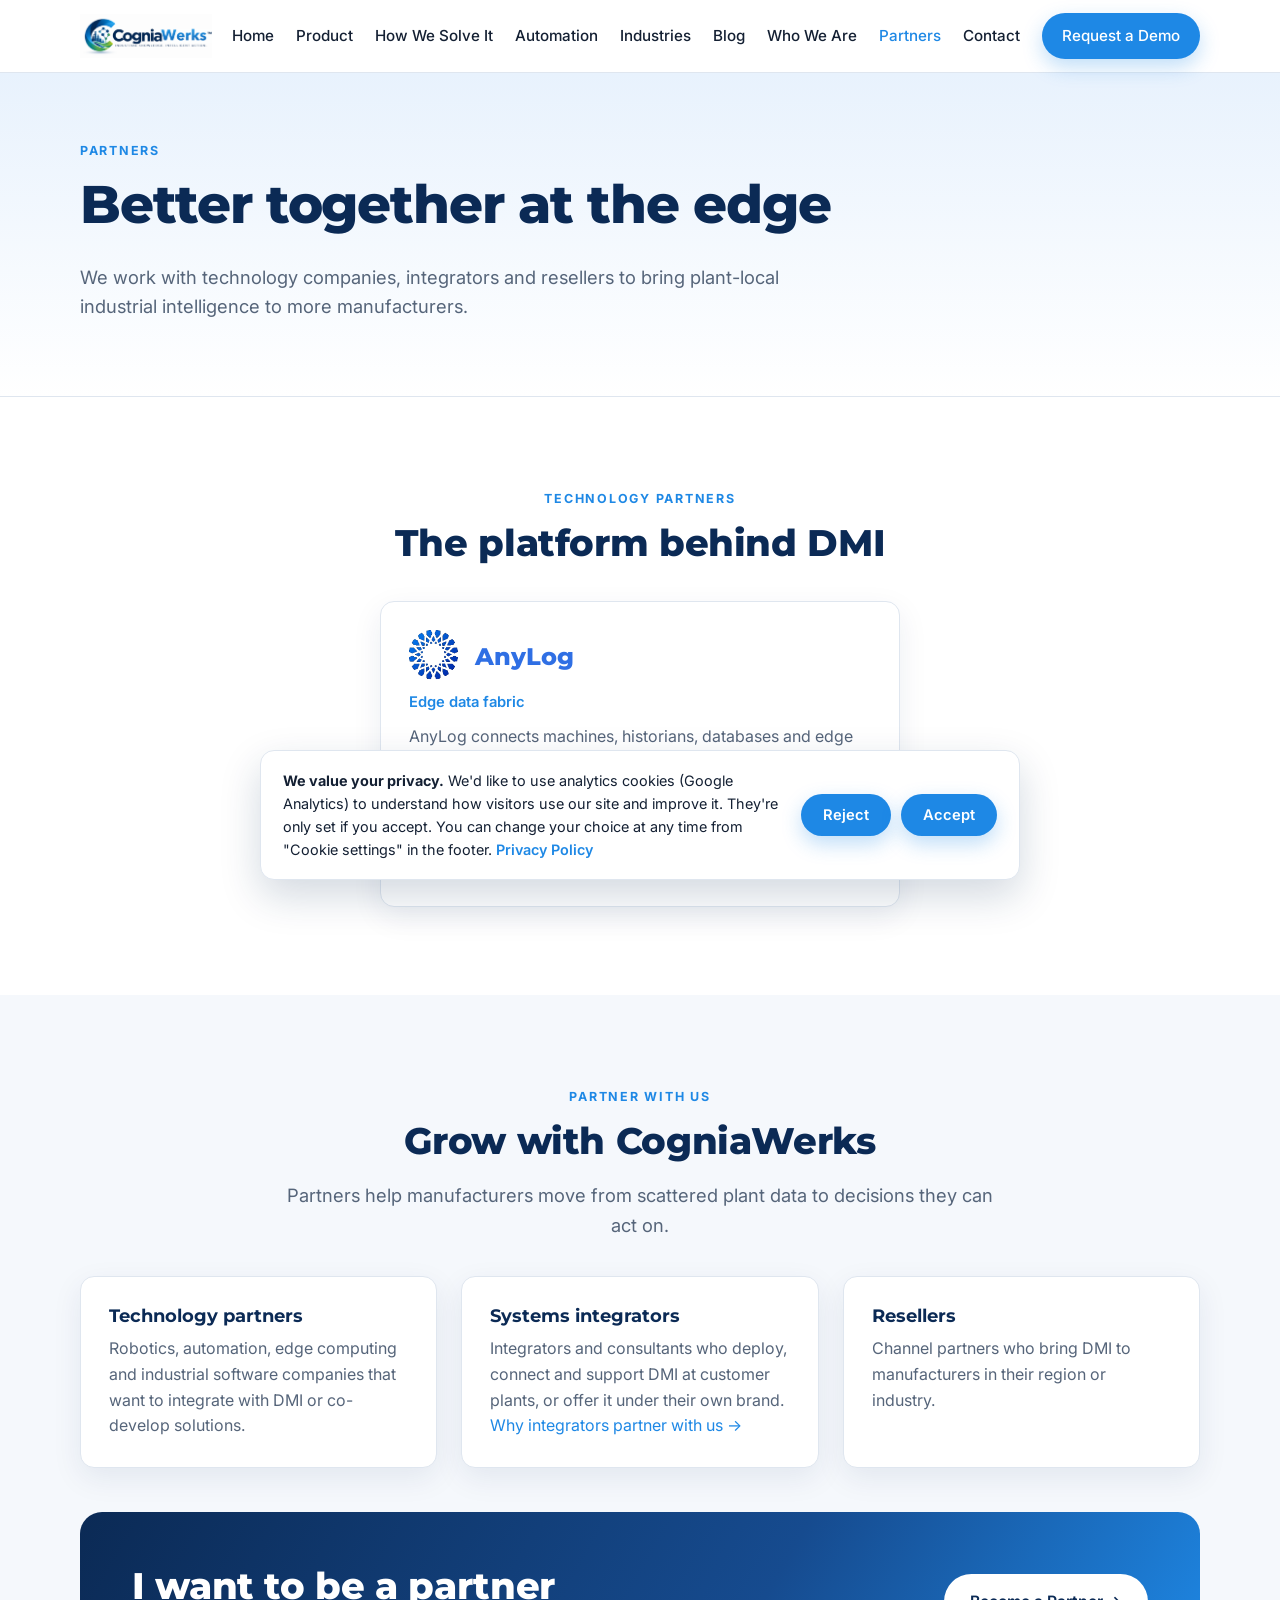
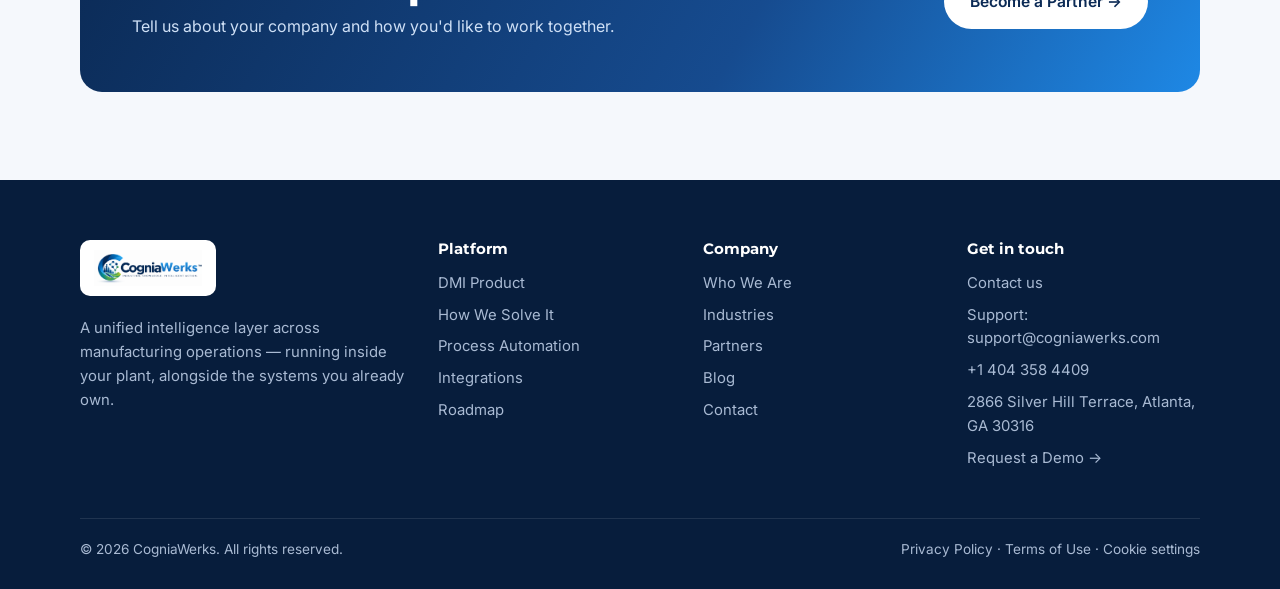
<file: partners.html>
<!doctype html>
<html lang="en">
<head>
  <meta charset="utf-8">
  <meta name="viewport" content="width=device-width, initial-scale=1">
  <title>Partners | CogniaWerks</title>
  <meta name="description" content="Partners of CogniaWerks and DMI, including AnyLog, and how technology companies, systems integrators and resellers can become a CogniaWerks partner.">
  <link rel="canonical" href="https://www.cogniawerks.com/partners.html">
  <meta name="robots" content="index, follow">
  <meta name="theme-color" content="#0b2a55">
  <meta property="og:site_name" content="CogniaWerks">
  <meta property="og:type" content="website">
  <meta property="og:title" content="Partners | CogniaWerks">
  <meta property="og:description" content="Partners of CogniaWerks and DMI, including AnyLog, and how technology companies, systems integrators and resellers can become a CogniaWerks partner.">
  <meta property="og:url" content="https://www.cogniawerks.com/partners.html">
  <meta property="og:image" content="https://www.cogniawerks.com/assets/og-image.jpg">
  <meta name="twitter:card" content="summary_large_image">
  <meta name="twitter:title" content="Partners | CogniaWerks">
  <meta name="twitter:description" content="Partners of CogniaWerks and DMI, including AnyLog, and how technology companies, systems integrators and resellers can become a CogniaWerks partner.">
  <meta name="twitter:image" content="https://www.cogniawerks.com/assets/og-image.jpg">
  <script src="js/analytics.js?v=202610160047"></script>
  <link rel="icon" href="assets/logo.png">
  <link rel="preconnect" href="https://fonts.googleapis.com">
  <link href="https://fonts.googleapis.com/css2?family=Inter:wght@400;500;600;700&family=Montserrat:wght@700;800&display=swap" rel="stylesheet">
  <link rel="stylesheet" href="css/styles.css?v=202610160048">
</head>
<body>
<div id="site-header"></div>
<main>
  <section class="page-hero">
    <div class="container">
      <span class="eyebrow">Partners</span>
      <h1>Better together at the edge</h1>
      <p class="lead">We work with technology companies, integrators and resellers to bring plant-local industrial intelligence to more manufacturers.</p>
    </div>
  </section>

  <section class="section">
    <div class="container">
      <div class="center"><span class="eyebrow">Technology partners</span><h2>The platform behind DMI</h2></div>
      <div class="partner-grid" style="margin-top:36px">
        <article class="card partner-card">
          <div class="partner-logo"><img src="assets/partners/anylog-mark.png" alt="" width="56" height="59"><span class="partner-name">AnyLog</span></div>
          <div class="role">Edge data fabric</div>
          <p>AnyLog connects machines, historians, databases and edge devices across plants and sites into one virtual data layer. Applications and AI can query live operational data as a single system, while the data stays where it's created. DMI runs on top of AnyLog.</p>
          <a class="more" href="https://anylog.network" target="_blank" rel="noopener">Visit anylog.network →</a>
        </article>
      </div>
    </div>
  </section>

  <section class="section alt">
    <div class="container">
      <div class="center"><span class="eyebrow">Partner with us</span><h2>Grow with CogniaWerks</h2>
        <p class="lead">Partners help manufacturers move from scattered plant data to decisions they can act on.</p></div>
      <div class="grid grid-3" style="margin-top:36px">
        <div class="card"><h3>Technology partners</h3><p>Robotics, automation, edge computing and industrial software companies that want to integrate with DMI or co-develop solutions.</p></div>
        <div class="card"><h3>Systems integrators</h3><p>Integrators and consultants who deploy, connect and support DMI at customer plants, or offer it under their own brand.</p><a class="more" href="post.html?id=dmi-for-industrial-integrators">Why integrators partner with us →</a></div>
        <div class="card"><h3>Resellers</h3><p>Channel partners who bring DMI to manufacturers in their region or industry.</p></div>
      </div>
      <div class="cta-band" style="margin-top:44px">
        <div><h2>I want to be a partner</h2><p>Tell us about your company and how you'd like to work together.</p></div>
        <a class="btn btn-light" href="contact.html#contact">Become a Partner →</a>
      </div>
    </div>
  </section>
</main>
<div id="site-footer"></div>
<script src="js/site.js?v=202610180001"></script>
</body>
</html>
</file>
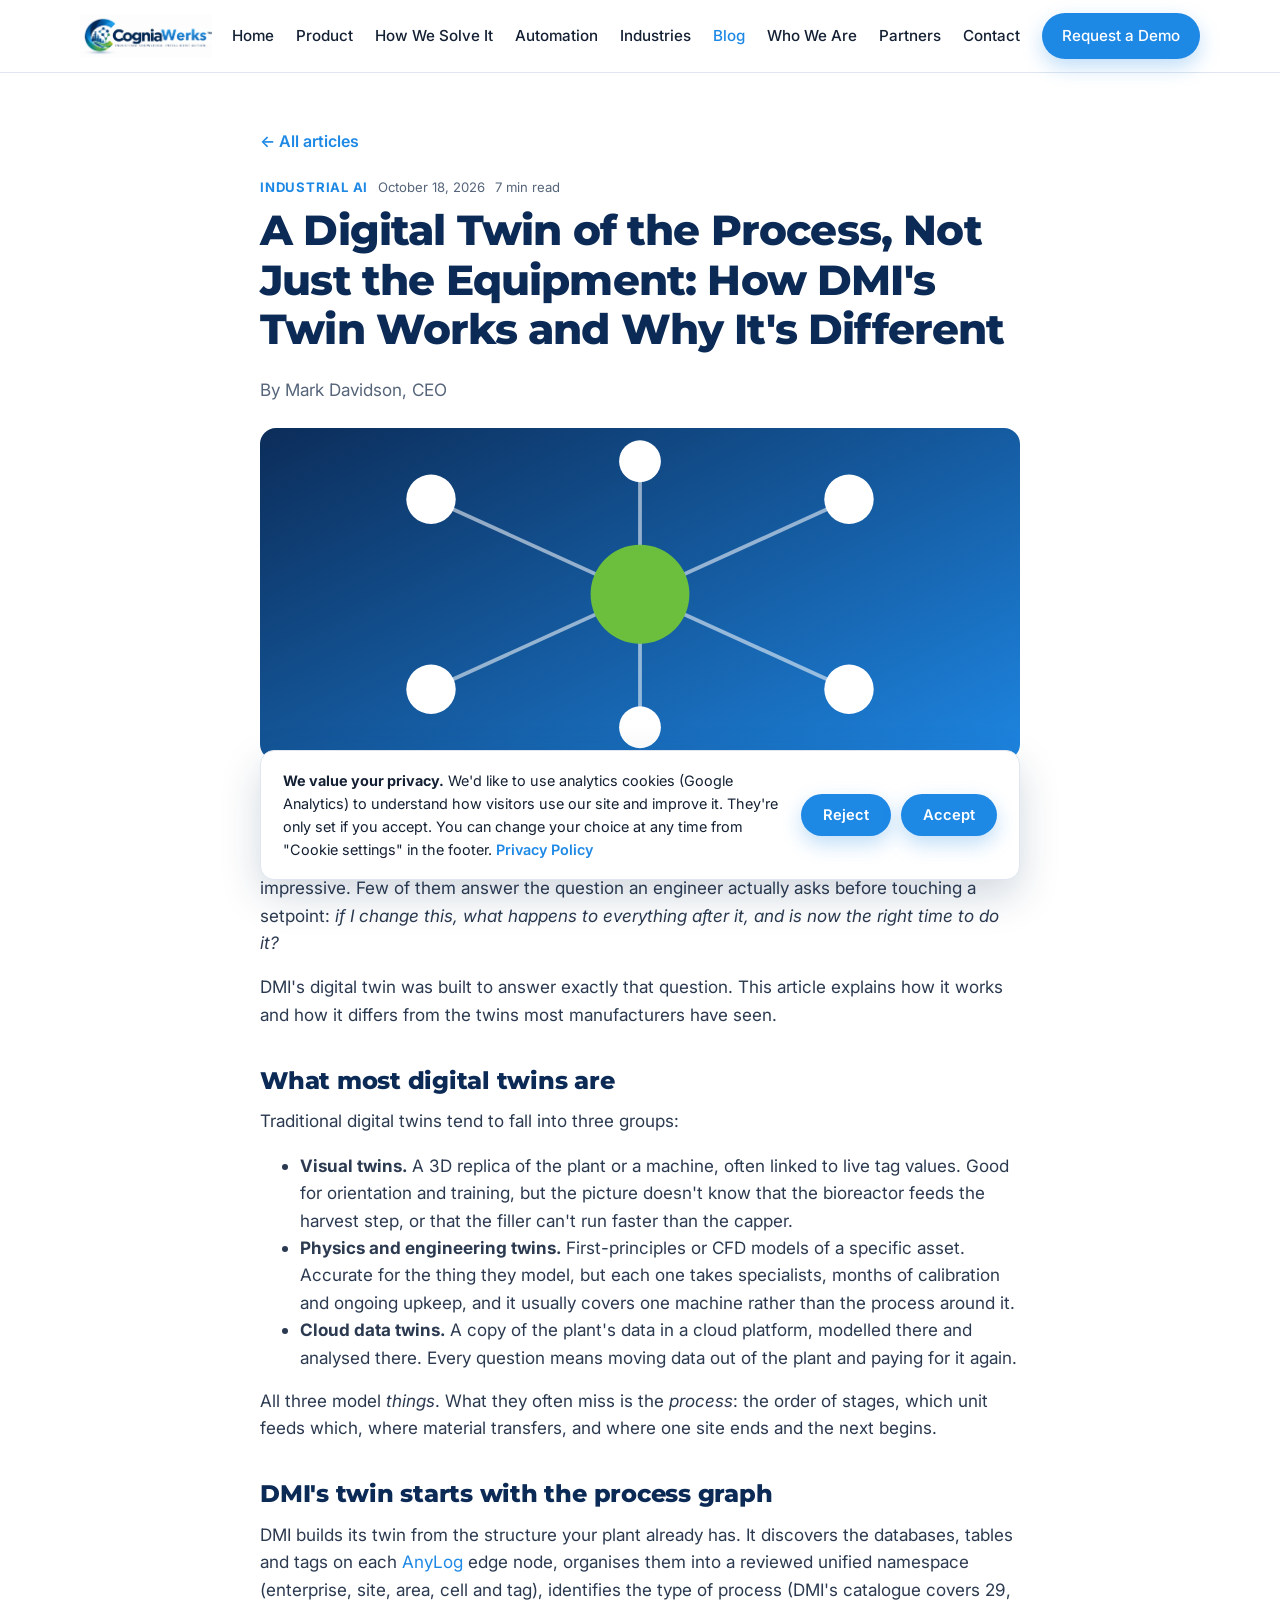
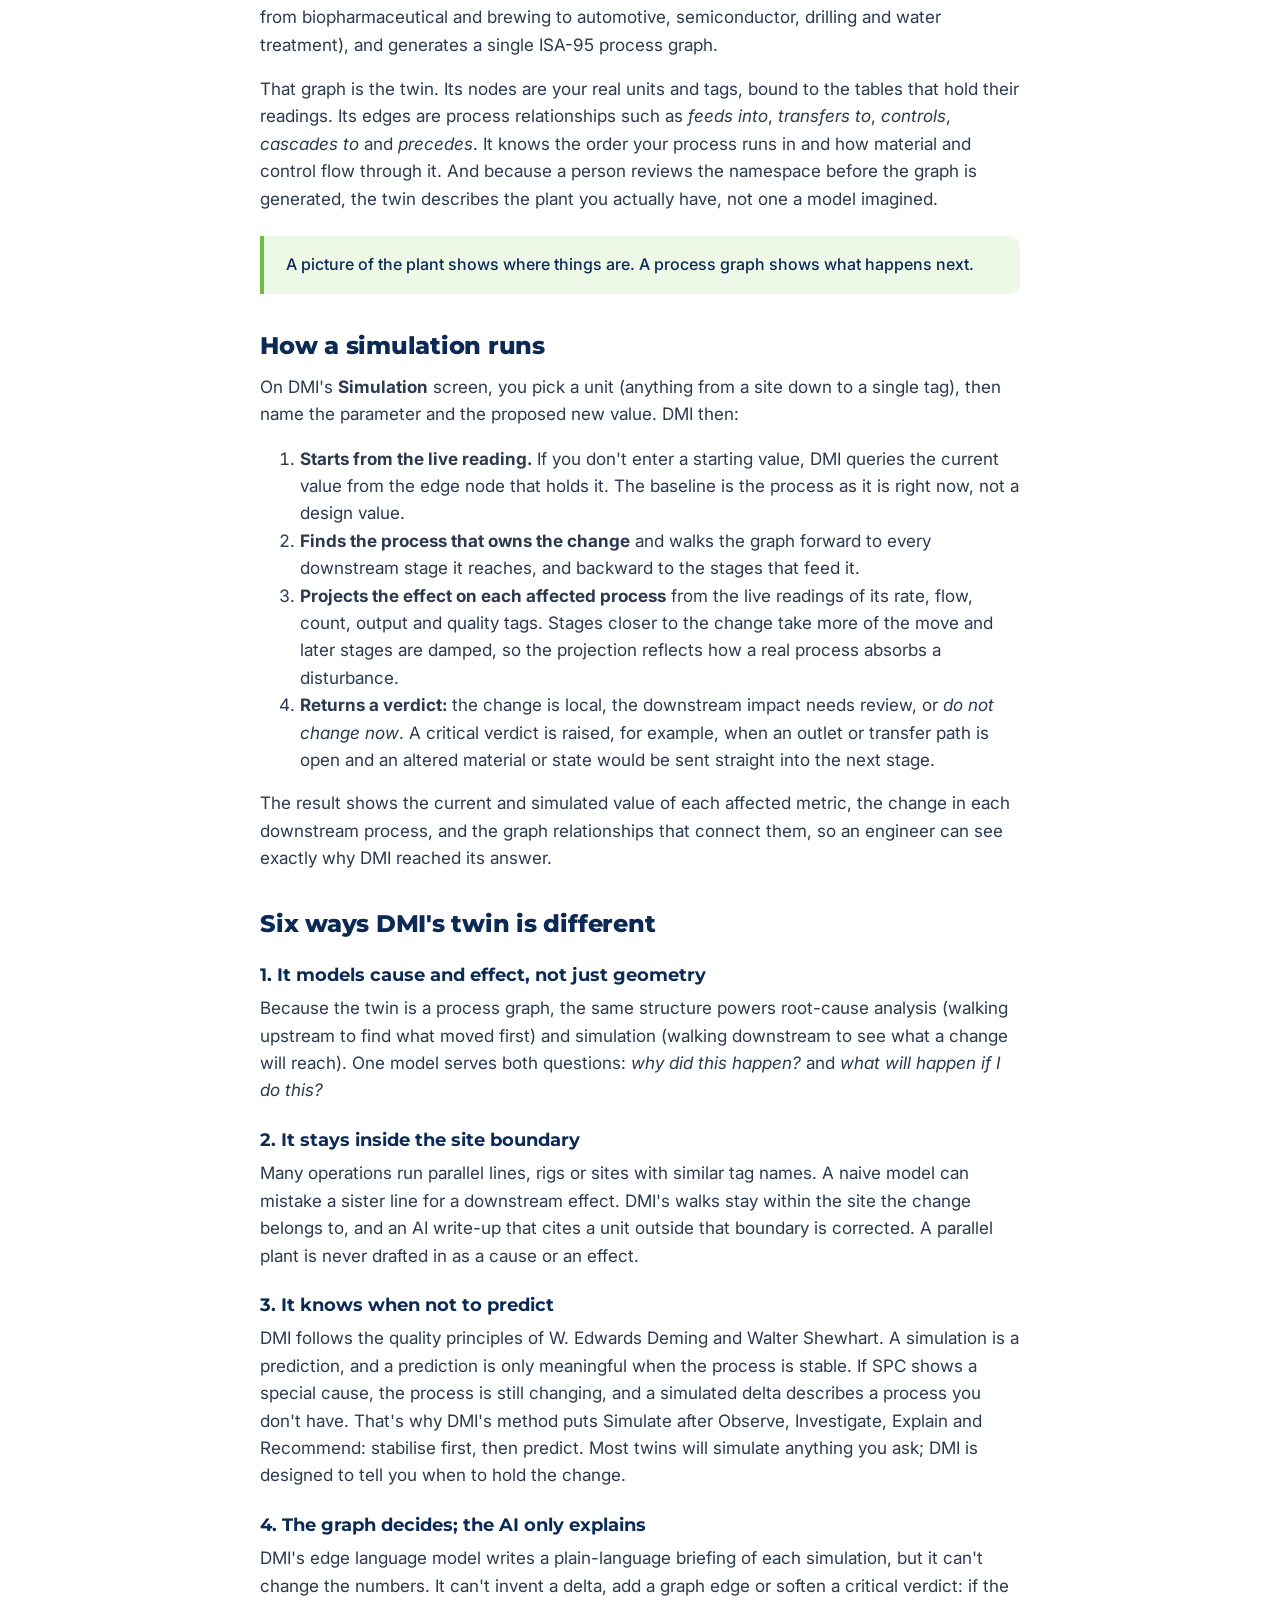
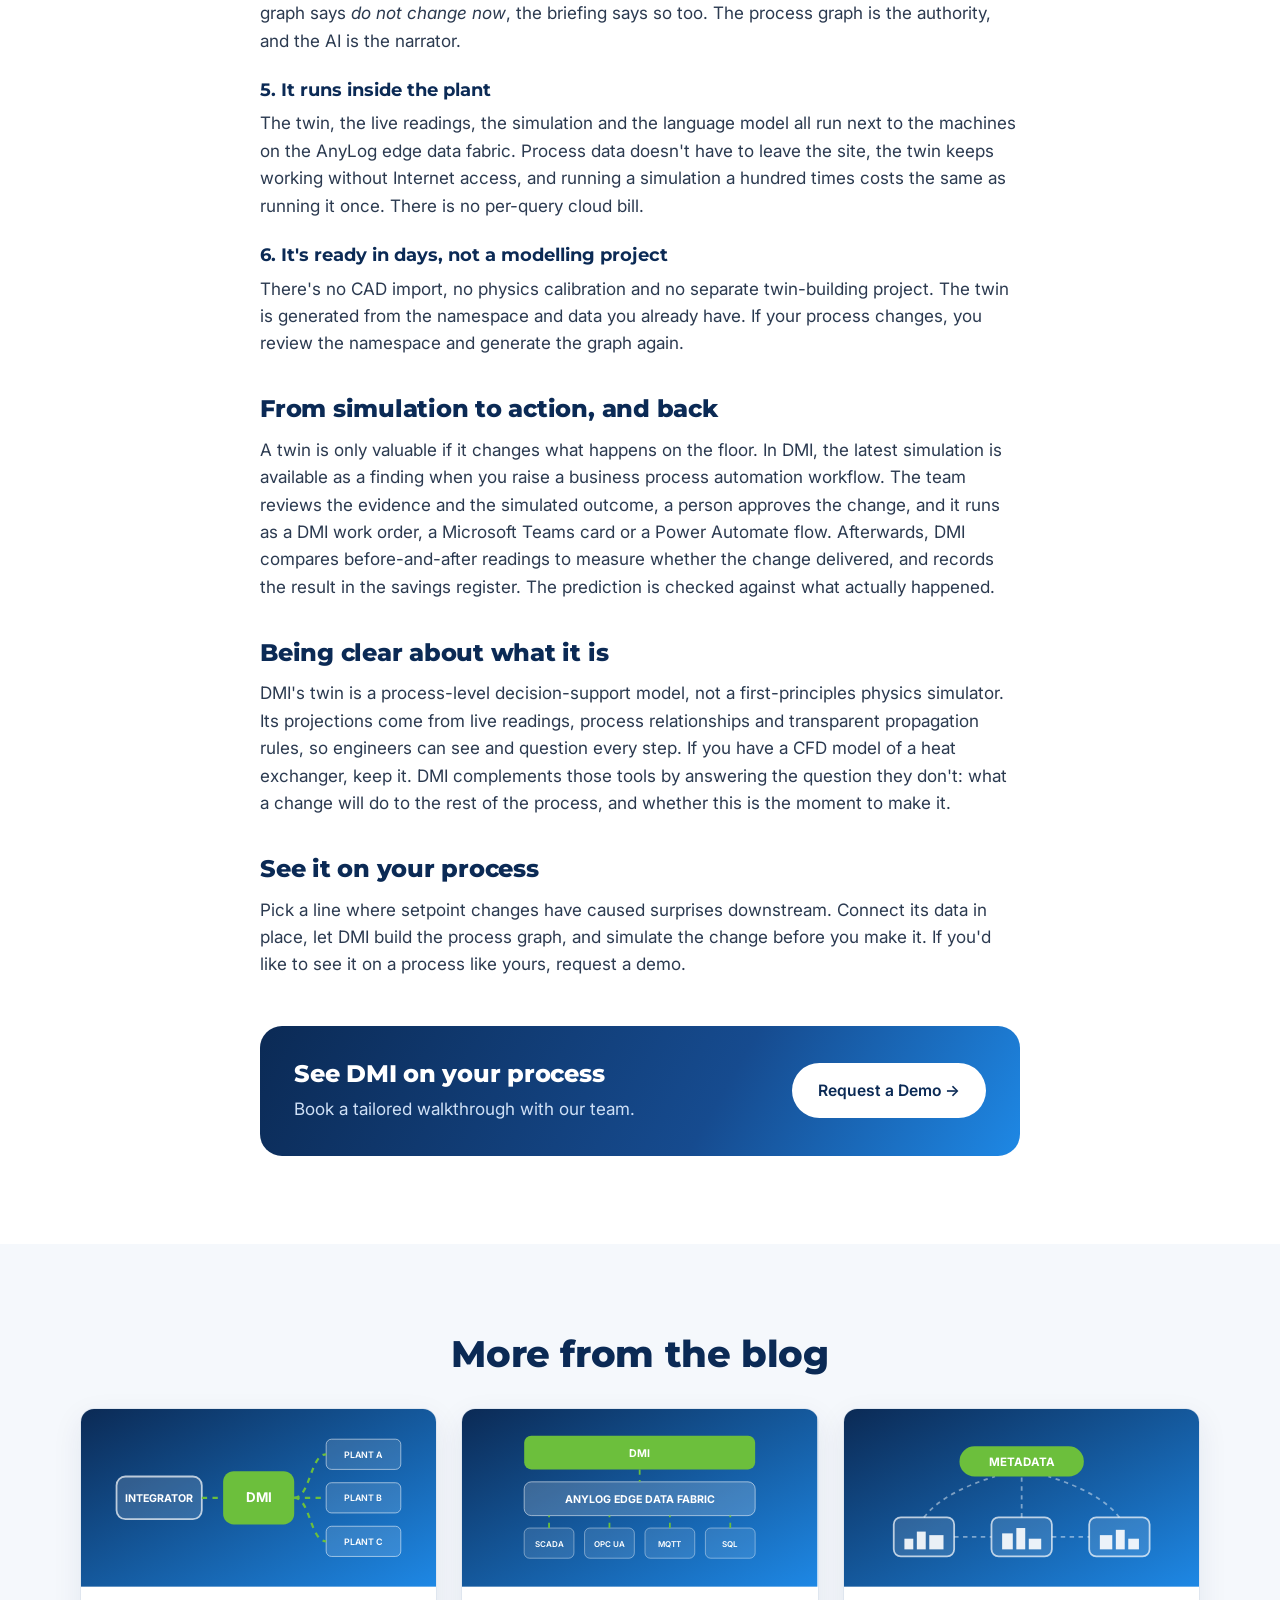
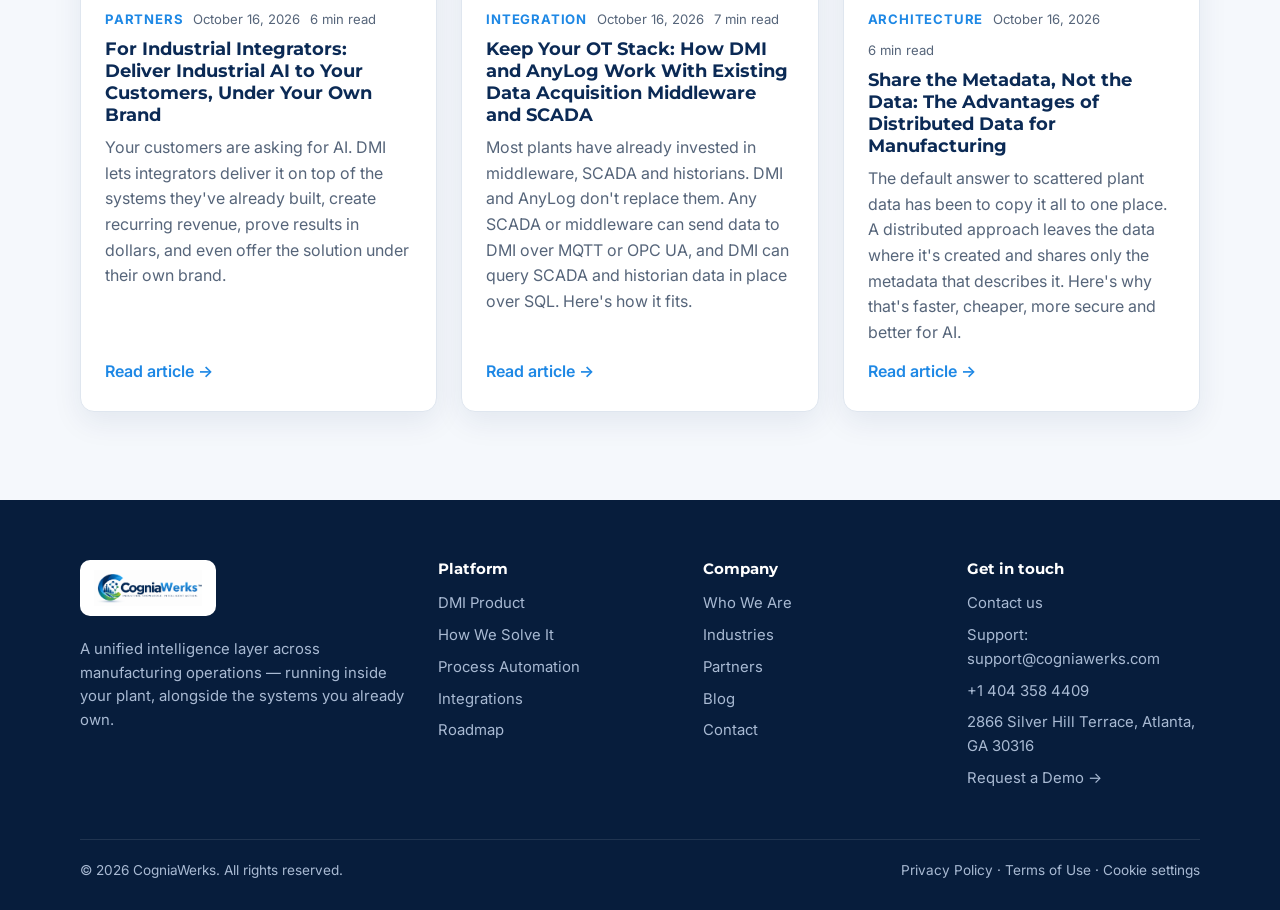
<file: post.html>
<!doctype html>
<html lang="en">
<head>
  <meta charset="utf-8">
  <meta name="viewport" content="width=device-width, initial-scale=1">
  <title>Blog | CogniaWerks</title>
  <meta name="description" content="Articles on manufacturing intelligence, industrial AI, quality and plant-local architecture from CogniaWerks.">
  <link rel="canonical" href="https://www.cogniawerks.com/post.html">
  <meta name="robots" content="index, follow">
  <meta name="theme-color" content="#0b2a55">
  <meta property="og:site_name" content="CogniaWerks">
  <meta property="og:type" content="article">
  <meta property="og:title" content="Blog | CogniaWerks">
  <meta property="og:description" content="Articles on manufacturing intelligence, industrial AI, quality and plant-local architecture from CogniaWerks.">
  <meta property="og:url" content="https://www.cogniawerks.com/post.html">
  <meta property="og:image" content="https://www.cogniawerks.com/assets/og-image.jpg">
  <meta name="twitter:card" content="summary_large_image">
  <meta name="twitter:title" content="Blog | CogniaWerks">
  <meta name="twitter:description" content="Articles on manufacturing intelligence, industrial AI, quality and plant-local architecture from CogniaWerks.">
  <meta name="twitter:image" content="https://www.cogniawerks.com/assets/og-image.jpg">
  <script src="js/analytics.js?v=202610160047"></script>
  <link rel="icon" href="assets/logo.png">
  <link rel="preconnect" href="https://fonts.googleapis.com">
  <link href="https://fonts.googleapis.com/css2?family=Inter:wght@400;500;600;700&family=Montserrat:wght@700;800&display=swap" rel="stylesheet">
  <link rel="stylesheet" href="css/styles.css?v=202610160048">
</head>
<body>
<div id="site-header"></div>
<main>
  <section class="section" style="padding-top:56px">
    <div class="container"><article class="article" id="article"></article></div>
  </section>
  <section class="section alt">
    <div class="container">
      <h2 class="center">More from the blog</h2>
      <div class="grid grid-3" id="more" style="margin-top:32px"></div>
    </div>
  </section>
</main>
<div id="site-footer"></div>
<script src="js/site.js?v=202610180001"></script>
<script src="js/posts.js?v=202610181200"></script>
<script>
  const id = new URLSearchParams(location.search).get("id");
  const post = POSTS.find(p => p.id === id) || POSTS[0];
  document.title = post.title + " | CogniaWerks Blog";
  (function seo() {
    const base = "https://www.cogniawerks.com/";
    const url = base + "post.html?id=" + post.id;
    const img = base + (post.image || "assets/og-image.jpg");
    const desc = post.excerpt.length > 160 ? post.excerpt.slice(0, 157).replace(/\s+\S*$/, "") + "…" : post.excerpt;
    const set = (sel, attr, val) => { const el = document.querySelector(sel); if (el) el.setAttribute(attr, val); };
    set('meta[name="description"]', "content", desc);
    set('link[rel="canonical"]', "href", url);
    set('meta[property="og:title"]', "content", post.title);
    set('meta[property="og:description"]', "content", desc);
    set('meta[property="og:url"]', "content", url);
    set('meta[property="og:image"]', "content", img);
    set('meta[name="twitter:title"]', "content", post.title);
    set('meta[name="twitter:description"]', "content", desc);
    set('meta[name="twitter:image"]', "content", img);
    const ld = document.createElement("script");
    ld.type = "application/ld+json";
    const author = post.author.startsWith("[") ? "CogniaWerks" : post.author.split(",")[0];
    ld.textContent = JSON.stringify({
      "@context": "https://schema.org", "@type": "BlogPosting",
      headline: post.title, description: post.excerpt, image: img, url,
      datePublished: post.date, dateModified: post.date,
      author: { "@type": author === "CogniaWerks" ? "Organization" : "Person", name: author },
      publisher: { "@type": "Organization", name: "CogniaWerks", logo: { "@type": "ImageObject", url: base + "assets/logo.png" } },
      mainEntityOfPage: url, articleSection: post.category,
    });
    document.head.appendChild(ld);
  })();
  document.getElementById("article").innerHTML = `
    <a href="blog.html" style="font-weight:600">← All articles</a>
    <div class="post-meta" style="margin-top:22px"><span class="cat">${post.category}</span><span>${fmtDate(post.date)}</span><span>${post.readTime}</span></div>
    <h1 style="font-size:clamp(1.8rem,3.6vw,2.6rem)">${post.title}</h1>
    <p style="color:var(--muted)">By ${post.author.startsWith("[") ? `<span class="placeholder">${post.author}</span>` : post.author}</p>
    <div class="thumb">${post.image ? `<img src="${post.image}" alt="">` : postArt(post.art)}</div>
    ${post.body}
    <div class="cta-band" style="margin-top:48px;padding:34px">
      <div><h2 style="font-size:1.5rem">See DMI on your process</h2><p>Book a tailored walkthrough with our team.</p></div>
      <a class="btn btn-light" href="contact.html#demo">Request a Demo →</a>
    </div>`;
  document.getElementById("more").innerHTML = POSTS.filter(p => p.id !== post.id).slice(0, 3).map(postCard).join("");
</script>
</body>
</html>
</file>
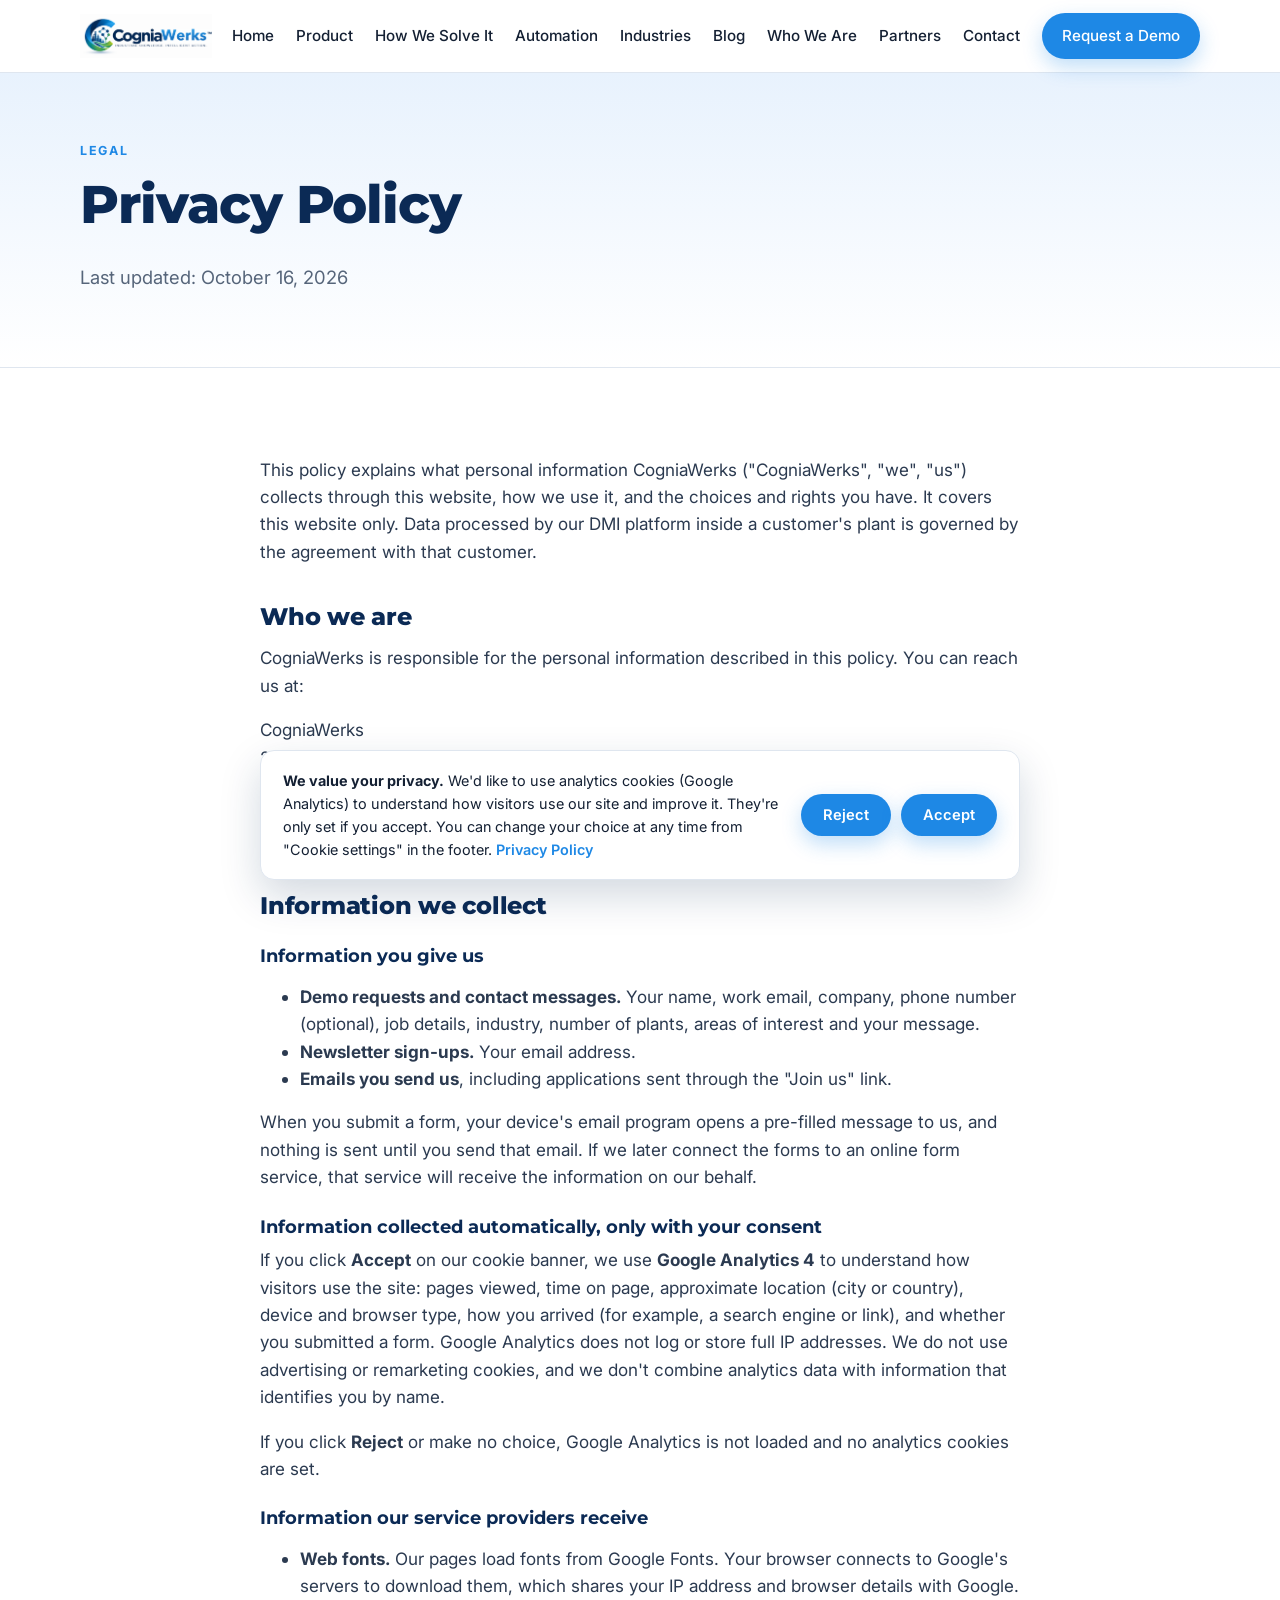
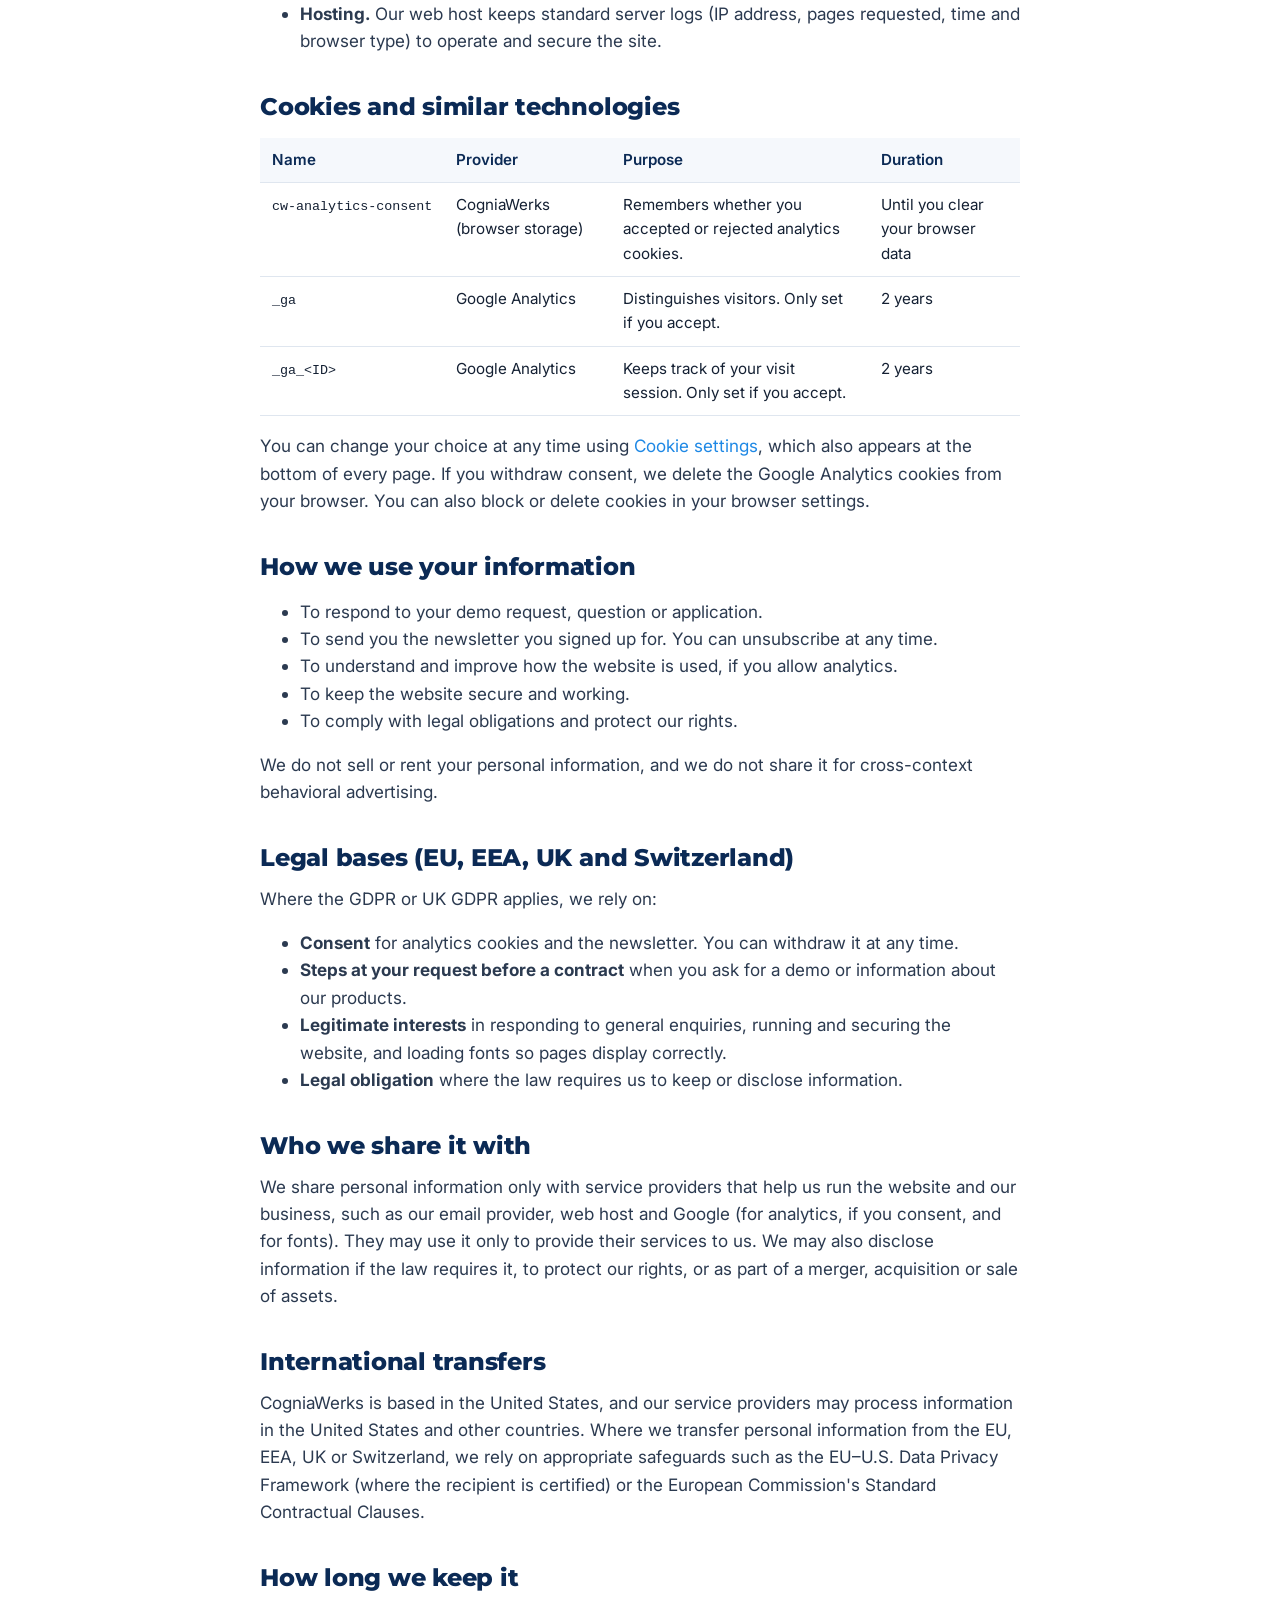
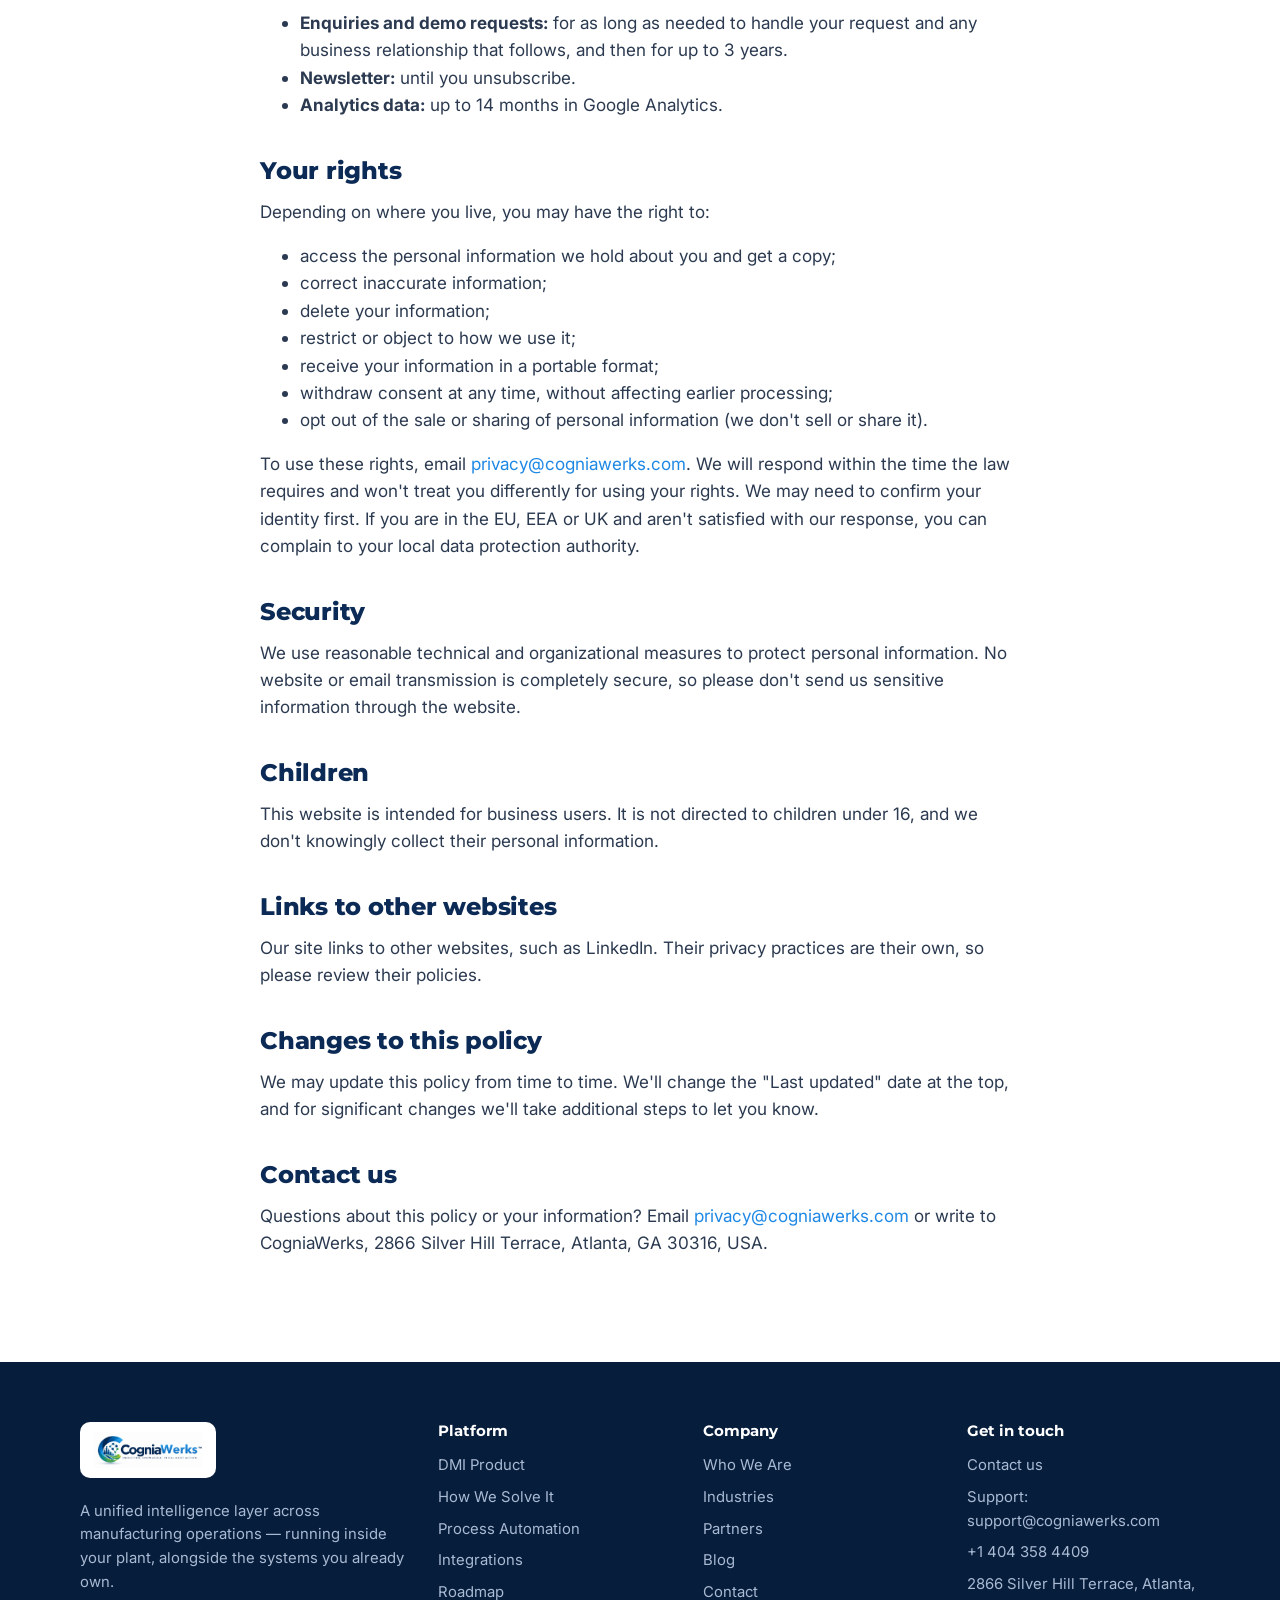
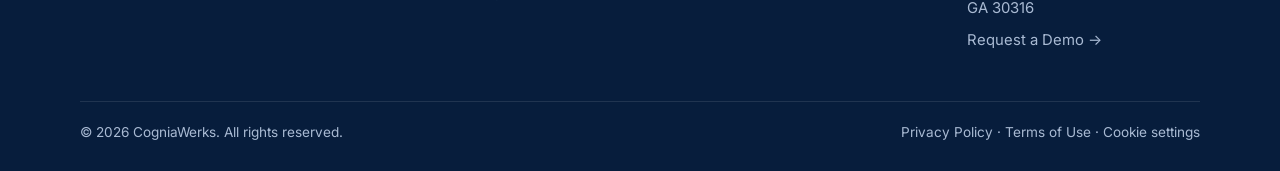
<file: privacy.html>
<!doctype html>
<html lang="en">
<head>
  <meta charset="utf-8">
  <meta name="viewport" content="width=device-width, initial-scale=1">
  <title>Privacy Policy | CogniaWerks</title>
  <meta name="description" content="How CogniaWerks collects, uses and protects personal information on this website, including analytics cookies and your privacy rights.">
  <link rel="canonical" href="https://www.cogniawerks.com/privacy.html">
  <meta name="robots" content="index, follow">
  <meta name="theme-color" content="#0b2a55">
  <meta property="og:site_name" content="CogniaWerks">
  <meta property="og:type" content="website">
  <meta property="og:title" content="Privacy Policy | CogniaWerks">
  <meta property="og:description" content="How CogniaWerks collects, uses and protects personal information on this website, including analytics cookies and your privacy rights.">
  <meta property="og:url" content="https://www.cogniawerks.com/privacy.html">
  <meta property="og:image" content="https://www.cogniawerks.com/assets/og-image.jpg">
  <meta name="twitter:card" content="summary_large_image">
  <meta name="twitter:title" content="Privacy Policy | CogniaWerks">
  <meta name="twitter:description" content="How CogniaWerks collects, uses and protects personal information on this website, including analytics cookies and your privacy rights.">
  <meta name="twitter:image" content="https://www.cogniawerks.com/assets/og-image.jpg">
  <script src="js/analytics.js?v=202610160047"></script>
  <link rel="icon" href="assets/logo.png">
  <link rel="preconnect" href="https://fonts.googleapis.com">
  <link href="https://fonts.googleapis.com/css2?family=Inter:wght@400;500;600;700&family=Montserrat:wght@700;800&display=swap" rel="stylesheet">
  <link rel="stylesheet" href="css/styles.css?v=202610160048">
</head>
<body>
<div id="site-header"></div>
<main>
  <section class="page-hero">
    <div class="container">
      <span class="eyebrow">Legal</span>
      <h1>Privacy Policy</h1>
      <p class="lead">Last updated: October 16, 2026</p>
    </div>
  </section>

  <section class="section">
    <div class="container"><article class="article">
      <p>This policy explains what personal information CogniaWerks ("CogniaWerks", "we", "us") collects through this website, how we use it, and the choices and rights you have. It covers this website only. Data processed by our DMI platform inside a customer's plant is governed by the agreement with that customer.</p>

      <h2>Who we are</h2>
      <p>CogniaWerks is responsible for the personal information described in this policy. You can reach us at:</p>
      <p>CogniaWerks<br>2866 Silver Hill Terrace<br>Atlanta, GA 30316, USA<br>Email: <a href="mailto:privacy@cogniawerks.com">privacy@cogniawerks.com</a><br>Phone: <a href="tel:+14043584409">+1 404 358 4409</a></p>

      <h2>Information we collect</h2>
      <h3>Information you give us</h3>
      <ul>
        <li><strong>Demo requests and contact messages.</strong> Your name, work email, company, phone number (optional), job details, industry, number of plants, areas of interest and your message.</li>
        <li><strong>Newsletter sign-ups.</strong> Your email address.</li>
        <li><strong>Emails you send us</strong>, including applications sent through the "Join us" link.</li>
      </ul>
      <p>When you submit a form, your device's email program opens a pre-filled message to us, and nothing is sent until you send that email. If we later connect the forms to an online form service, that service will receive the information on our behalf.</p>

      <h3>Information collected automatically, only with your consent</h3>
      <p>If you click <strong>Accept</strong> on our cookie banner, we use <strong>Google Analytics 4</strong> to understand how visitors use the site: pages viewed, time on page, approximate location (city or country), device and browser type, how you arrived (for example, a search engine or link), and whether you submitted a form. Google Analytics does not log or store full IP addresses. We do not use advertising or remarketing cookies, and we don't combine analytics data with information that identifies you by name.</p>
      <p>If you click <strong>Reject</strong> or make no choice, Google Analytics is not loaded and no analytics cookies are set.</p>

      <h3>Information our service providers receive</h3>
      <ul>
        <li><strong>Web fonts.</strong> Our pages load fonts from Google Fonts. Your browser connects to Google's servers to download them, which shares your IP address and browser details with Google.</li>
        <li><strong>Hosting.</strong> Our web host keeps standard server logs (IP address, pages requested, time and browser type) to operate and secure the site.</li>
      </ul>

      <h2>Cookies and similar technologies</h2>
      <div class="table-wrap"><table class="policy-table">
        <thead><tr><th>Name</th><th>Provider</th><th>Purpose</th><th>Duration</th></tr></thead>
        <tbody>
          <tr><td><code>cw-analytics-consent</code></td><td>CogniaWerks (browser storage)</td><td>Remembers whether you accepted or rejected analytics cookies.</td><td>Until you clear your browser data</td></tr>
          <tr><td><code>_ga</code></td><td>Google Analytics</td><td>Distinguishes visitors. Only set if you accept.</td><td>2 years</td></tr>
          <tr><td><code>_ga_&lt;ID&gt;</code></td><td>Google Analytics</td><td>Keeps track of your visit session. Only set if you accept.</td><td>2 years</td></tr>
        </tbody>
      </table></div>
      <p>You can change your choice at any time using <a href="#" data-cookie-settings>Cookie settings</a>, which also appears at the bottom of every page. If you withdraw consent, we delete the Google Analytics cookies from your browser. You can also block or delete cookies in your browser settings.</p>

      <h2>How we use your information</h2>
      <ul>
        <li>To respond to your demo request, question or application.</li>
        <li>To send you the newsletter you signed up for. You can unsubscribe at any time.</li>
        <li>To understand and improve how the website is used, if you allow analytics.</li>
        <li>To keep the website secure and working.</li>
        <li>To comply with legal obligations and protect our rights.</li>
      </ul>
      <p>We do not sell or rent your personal information, and we do not share it for cross-context behavioral advertising.</p>

      <h2>Legal bases (EU, EEA, UK and Switzerland)</h2>
      <p>Where the GDPR or UK GDPR applies, we rely on:</p>
      <ul>
        <li><strong>Consent</strong> for analytics cookies and the newsletter. You can withdraw it at any time.</li>
        <li><strong>Steps at your request before a contract</strong> when you ask for a demo or information about our products.</li>
        <li><strong>Legitimate interests</strong> in responding to general enquiries, running and securing the website, and loading fonts so pages display correctly.</li>
        <li><strong>Legal obligation</strong> where the law requires us to keep or disclose information.</li>
      </ul>

      <h2>Who we share it with</h2>
      <p>We share personal information only with service providers that help us run the website and our business, such as our email provider, web host and Google (for analytics, if you consent, and for fonts). They may use it only to provide their services to us. We may also disclose information if the law requires it, to protect our rights, or as part of a merger, acquisition or sale of assets.</p>

      <h2>International transfers</h2>
      <p>CogniaWerks is based in the United States, and our service providers may process information in the United States and other countries. Where we transfer personal information from the EU, EEA, UK or Switzerland, we rely on appropriate safeguards such as the EU–U.S. Data Privacy Framework (where the recipient is certified) or the European Commission's Standard Contractual Clauses.</p>

      <h2>How long we keep it</h2>
      <ul>
        <li><strong>Enquiries and demo requests:</strong> for as long as needed to handle your request and any business relationship that follows, and then for up to 3 years.</li>
        <li><strong>Newsletter:</strong> until you unsubscribe.</li>
        <li><strong>Analytics data:</strong> up to 14 months in Google Analytics.</li>
      </ul>

      <h2>Your rights</h2>
      <p>Depending on where you live, you may have the right to:</p>
      <ul>
        <li>access the personal information we hold about you and get a copy;</li>
        <li>correct inaccurate information;</li>
        <li>delete your information;</li>
        <li>restrict or object to how we use it;</li>
        <li>receive your information in a portable format;</li>
        <li>withdraw consent at any time, without affecting earlier processing;</li>
        <li>opt out of the sale or sharing of personal information (we don't sell or share it).</li>
      </ul>
      <p>To use these rights, email <a href="mailto:privacy@cogniawerks.com">privacy@cogniawerks.com</a>. We will respond within the time the law requires and won't treat you differently for using your rights. We may need to confirm your identity first. If you are in the EU, EEA or UK and aren't satisfied with our response, you can complain to your local data protection authority.</p>

      <h2>Security</h2>
      <p>We use reasonable technical and organizational measures to protect personal information. No website or email transmission is completely secure, so please don't send us sensitive information through the website.</p>

      <h2>Children</h2>
      <p>This website is intended for business users. It is not directed to children under 16, and we don't knowingly collect their personal information.</p>

      <h2>Links to other websites</h2>
      <p>Our site links to other websites, such as LinkedIn. Their privacy practices are their own, so please review their policies.</p>

      <h2>Changes to this policy</h2>
      <p>We may update this policy from time to time. We'll change the "Last updated" date at the top, and for significant changes we'll take additional steps to let you know.</p>

      <h2>Contact us</h2>
      <p>Questions about this policy or your information? Email <a href="mailto:privacy@cogniawerks.com">privacy@cogniawerks.com</a> or write to CogniaWerks, 2866 Silver Hill Terrace, Atlanta, GA 30316, USA.</p>
    </article></div>
  </section>
</main>
<div id="site-footer"></div>
<script src="js/site.js?v=202610180001"></script>
</body>
</html>
</file>
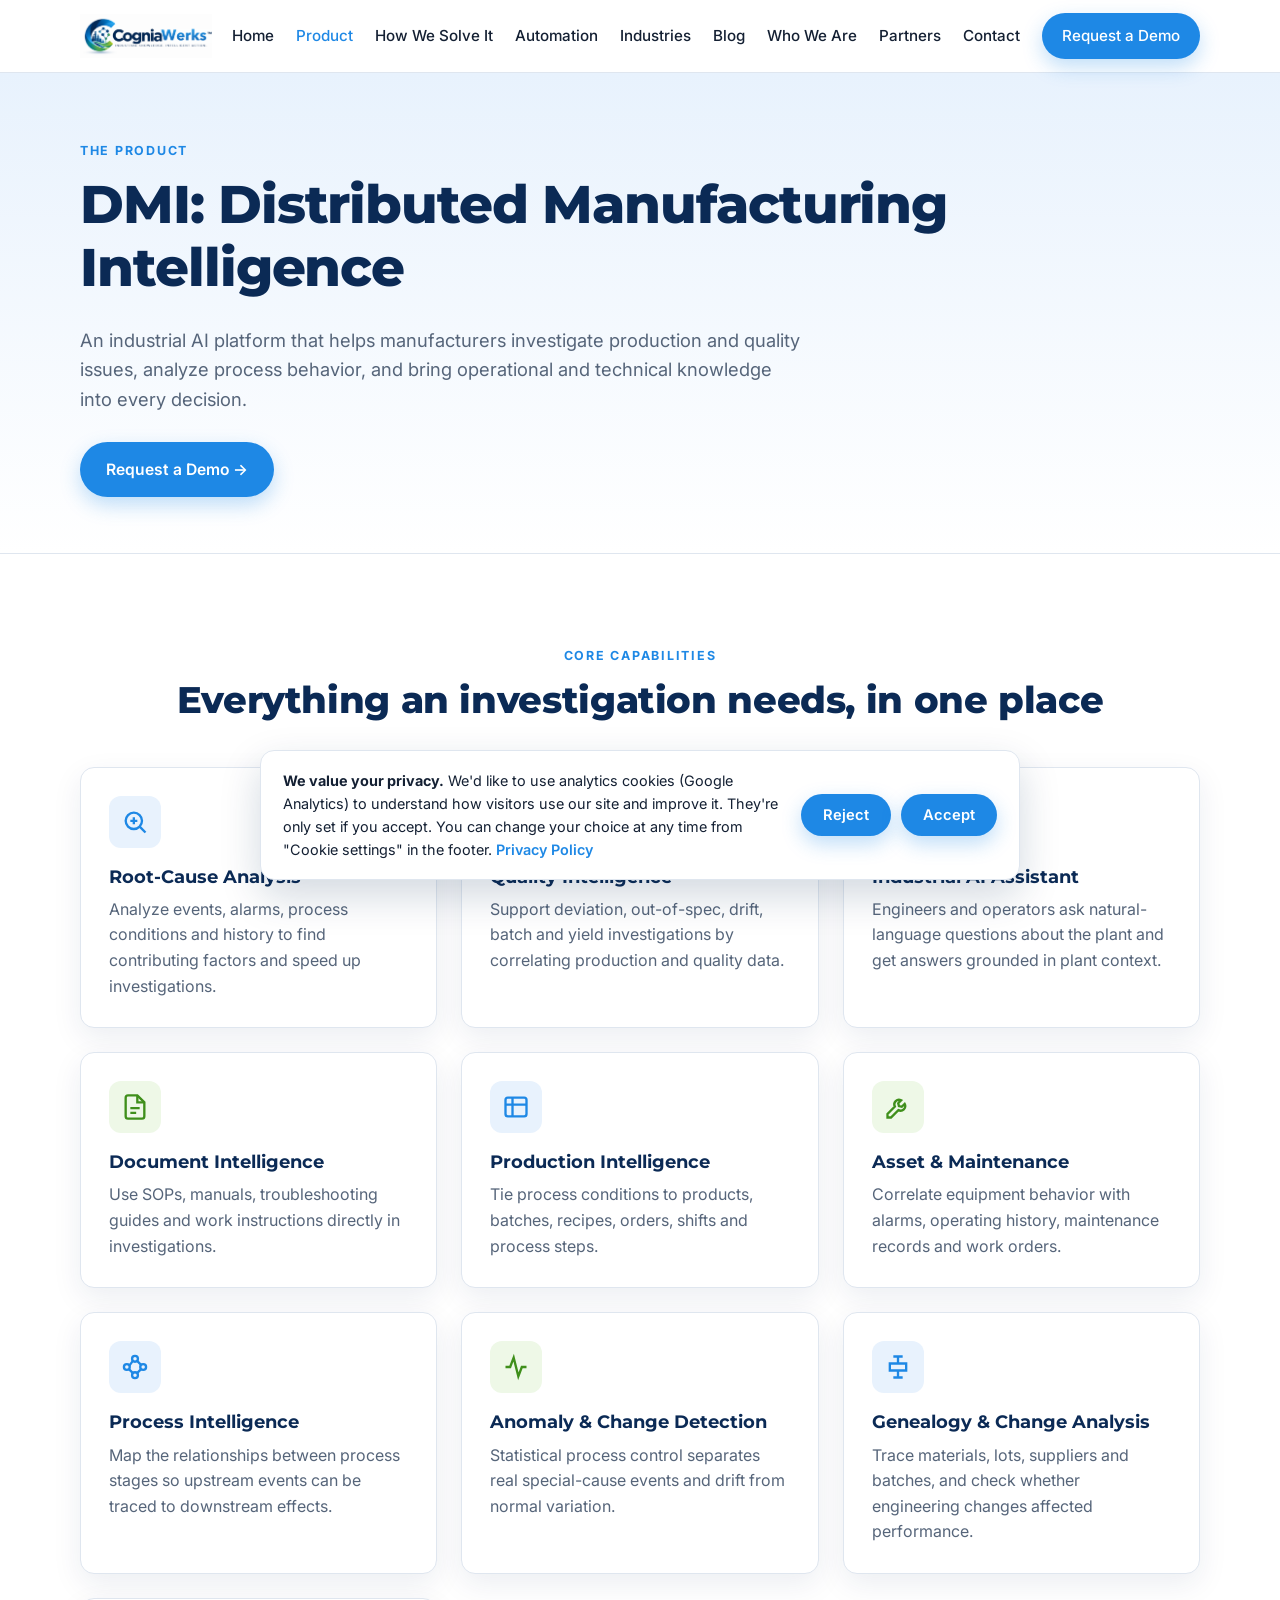
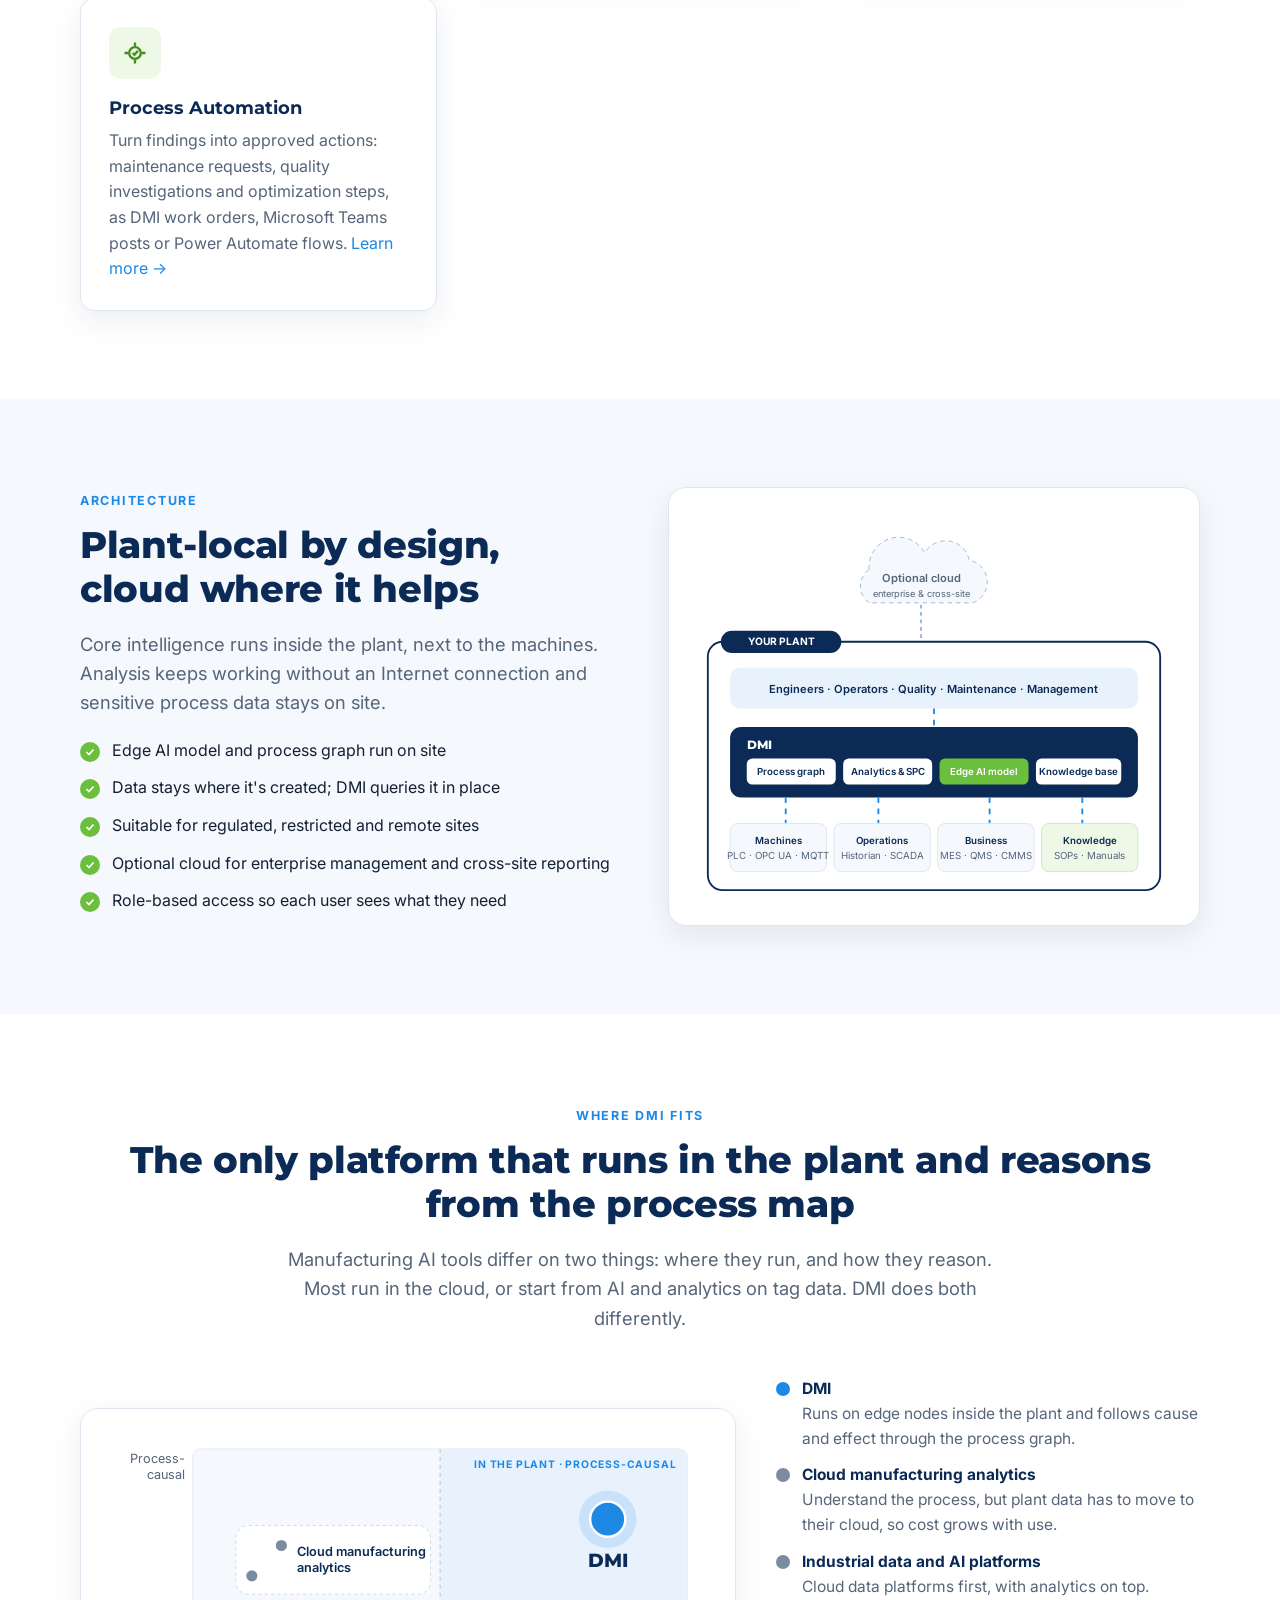
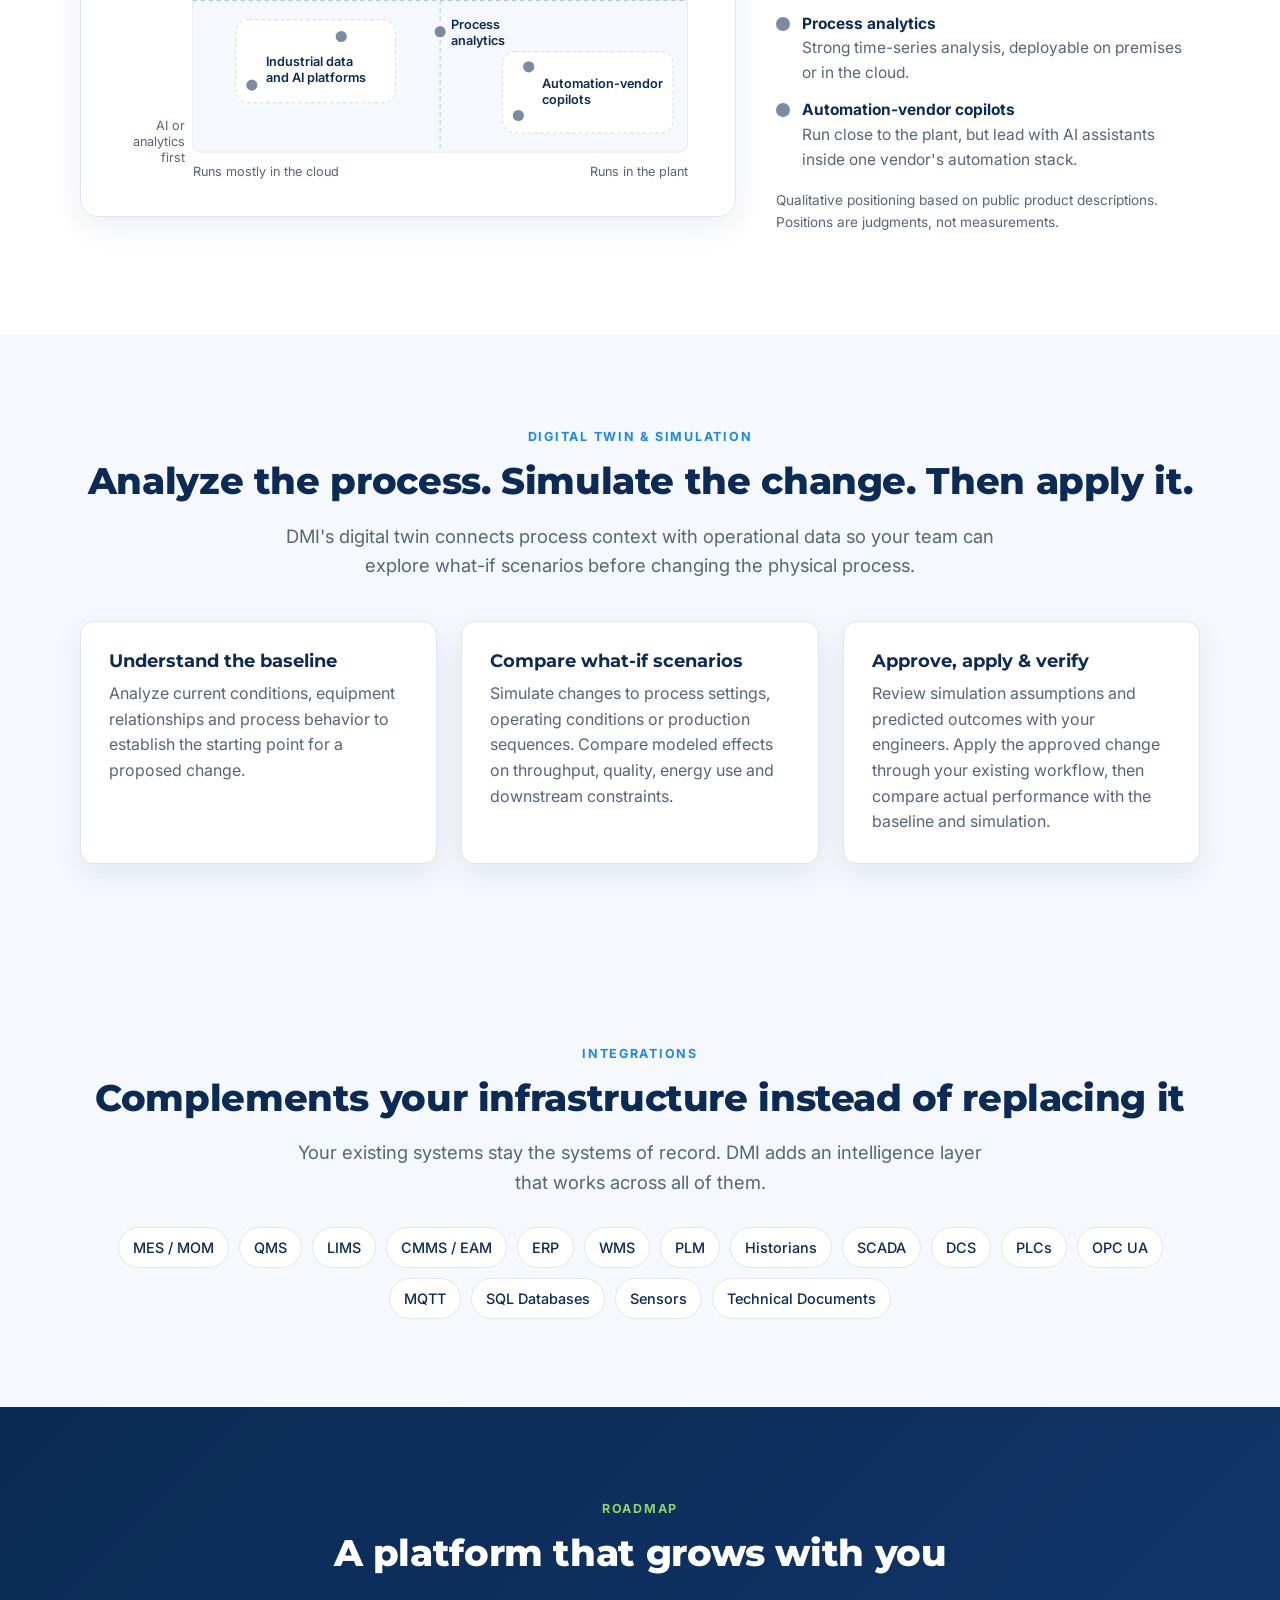
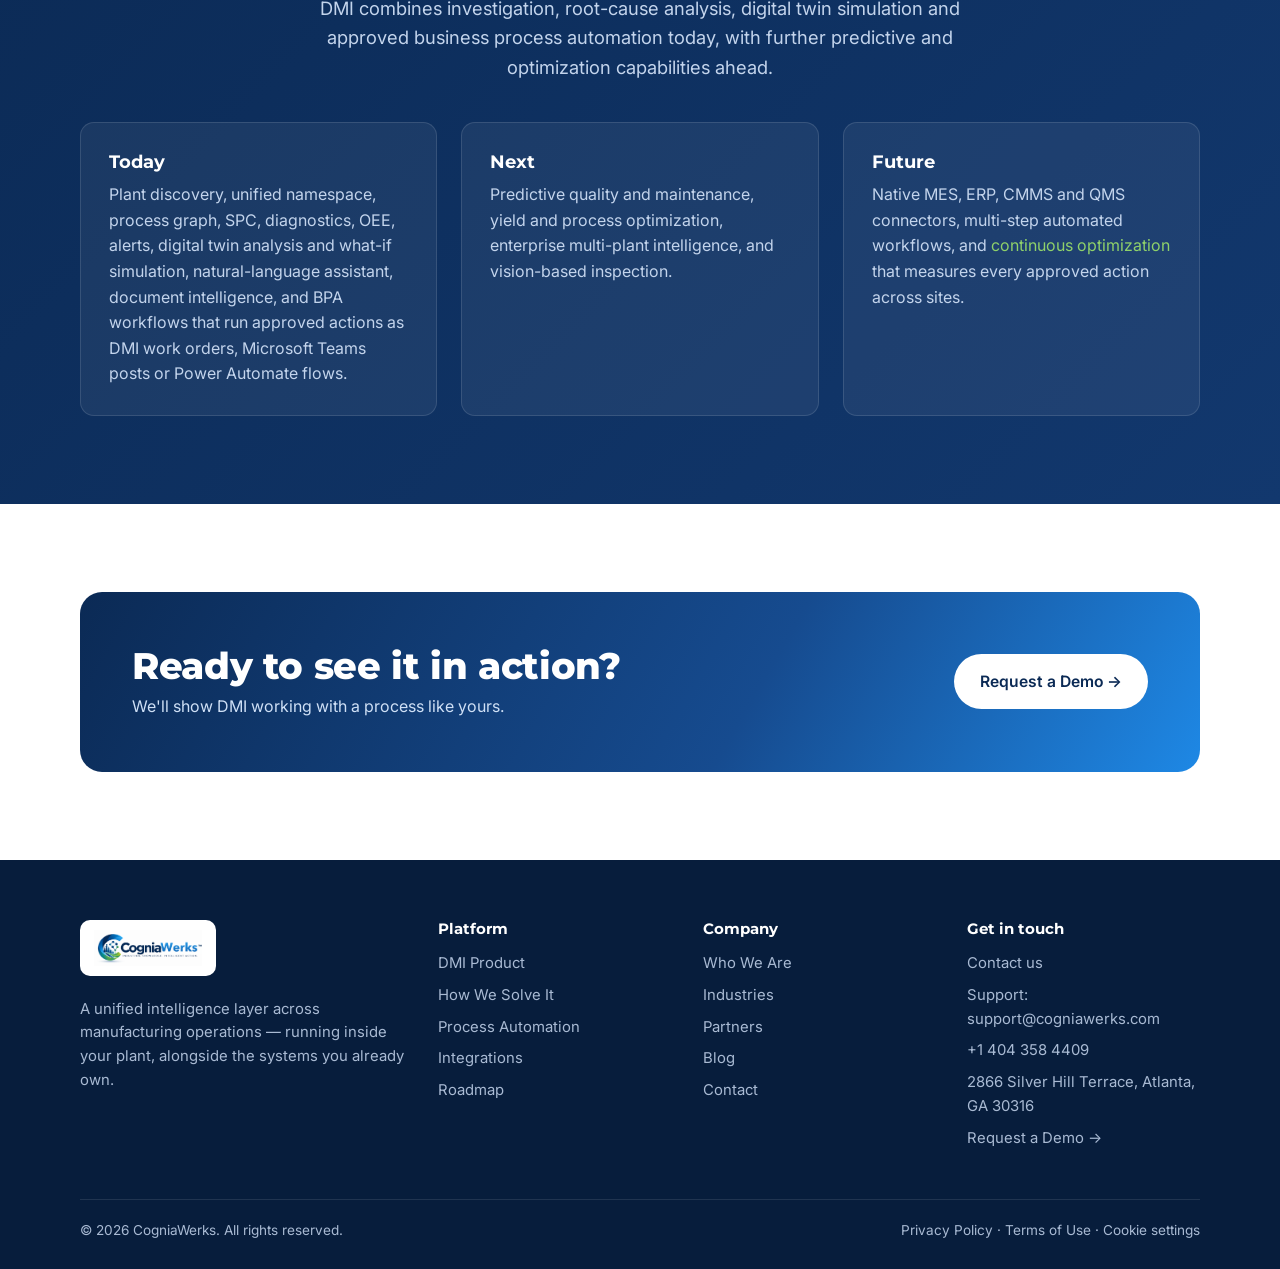
<file: product.html>
<!doctype html>
<html lang="en">
<head>
  <meta charset="utf-8">
  <meta name="viewport" content="width=device-width, initial-scale=1">
  <title>Product | CogniaWerks DMI</title>
  <meta name="description" content="DMI capabilities: root-cause analysis, digital twin simulation, quality intelligence, industrial AI assistant, document intelligence, asset and process intelligence.">
  <link rel="canonical" href="https://www.cogniawerks.com/product.html">
  <meta name="robots" content="index, follow">
  <meta name="theme-color" content="#0b2a55">
  <meta property="og:site_name" content="CogniaWerks">
  <meta property="og:type" content="website">
  <meta property="og:title" content="Product | CogniaWerks DMI">
  <meta property="og:description" content="DMI capabilities: root-cause analysis, digital twin simulation, quality intelligence, industrial AI assistant, document intelligence, asset and process intelligence.">
  <meta property="og:url" content="https://www.cogniawerks.com/product.html">
  <meta property="og:image" content="https://www.cogniawerks.com/assets/og-image.jpg">
  <meta name="twitter:card" content="summary_large_image">
  <meta name="twitter:title" content="Product | CogniaWerks DMI">
  <meta name="twitter:description" content="DMI capabilities: root-cause analysis, digital twin simulation, quality intelligence, industrial AI assistant, document intelligence, asset and process intelligence.">
  <meta name="twitter:image" content="https://www.cogniawerks.com/assets/og-image.jpg">
  <script src="js/analytics.js?v=202610160047"></script>
  <link rel="icon" href="assets/logo.png">
  <link rel="preconnect" href="https://fonts.googleapis.com">
  <link href="https://fonts.googleapis.com/css2?family=Inter:wght@400;500;600;700&family=Montserrat:wght@700;800&display=swap" rel="stylesheet">
  <link rel="stylesheet" href="css/styles.css?v=202610160048">
</head>
<body>
<div id="site-header"></div>
<main>
  <section class="page-hero">
    <div class="container">
      <span class="eyebrow">The Product</span>
      <h1>DMI: Distributed Manufacturing Intelligence</h1>
      <p class="lead">An industrial AI platform that helps manufacturers investigate production and quality issues, analyze process behavior, and bring operational and technical knowledge into every decision.</p>
      <div class="btn-row"><a class="btn btn-primary" href="contact.html#demo">Request a Demo →</a></div>
    </div>
  </section>

  <!-- Capabilities -->
  <section class="section">
    <div class="container">
      <div class="center"><span class="eyebrow">Core capabilities</span><h2>Everything an investigation needs, in one place</h2></div>
      <div class="grid grid-3" style="margin-top:44px">
        <div class="card"><div class="icon"><svg viewBox="0 0 24 24" fill="none" stroke="currentColor" stroke-width="2"><circle cx="11" cy="11" r="7"/><path d="M21 21l-5-5"/><path d="M8 11h6M11 8v6"/></svg></div><h3>Root-Cause Analysis</h3><p>Analyze events, alarms, process conditions and history to find contributing factors and speed up investigations.</p></div>
        <div class="card"><div class="icon green"><svg viewBox="0 0 24 24" fill="none" stroke="currentColor" stroke-width="2"><path d="M12 2l3 6 6 1-4.5 4.5L18 20l-6-3-6 3 1.5-6.5L3 9l6-1z"/></svg></div><h3>Quality Intelligence</h3><p>Support deviation, out-of-spec, drift, batch and yield investigations by correlating production and quality data.</p></div>
        <div class="card"><div class="icon"><svg viewBox="0 0 24 24" fill="none" stroke="currentColor" stroke-width="2"><path d="M21 15a2 2 0 01-2 2H7l-4 4V5a2 2 0 012-2h14a2 2 0 012 2z"/><path d="M8 9h8M8 13h5"/></svg></div><h3>Industrial AI Assistant</h3><p>Engineers and operators ask natural-language questions about the plant and get answers grounded in plant context.</p></div>
        <div class="card"><div class="icon green"><svg viewBox="0 0 24 24" fill="none" stroke="currentColor" stroke-width="2"><path d="M14 2H6a2 2 0 00-2 2v16a2 2 0 002 2h12a2 2 0 002-2V8z"/><path d="M14 2v6h6M8 13h8M8 17h5"/></svg></div><h3>Document Intelligence</h3><p>Use SOPs, manuals, troubleshooting guides and work instructions directly in investigations.</p></div>
        <div class="card"><div class="icon"><svg viewBox="0 0 24 24" fill="none" stroke="currentColor" stroke-width="2"><rect x="3" y="4" width="18" height="16" rx="2"/><path d="M3 10h18M9 4v16"/></svg></div><h3>Production Intelligence</h3><p>Tie process conditions to products, batches, recipes, orders, shifts and process steps.</p></div>
        <div class="card"><div class="icon green"><svg viewBox="0 0 24 24" fill="none" stroke="currentColor" stroke-width="2"><path d="M14.7 6.3a4 4 0 00-5.4 5.4L3 18v3h3l6.3-6.3a4 4 0 005.4-5.4l-2.5 2.5-2.4-.6-.6-2.4z"/></svg></div><h3>Asset &amp; Maintenance</h3><p>Correlate equipment behavior with alarms, operating history, maintenance records and work orders.</p></div>
        <div class="card"><div class="icon"><svg viewBox="0 0 24 24" fill="none" stroke="currentColor" stroke-width="2"><circle cx="5" cy="12" r="2.5"/><circle cx="12" cy="5" r="2.5"/><circle cx="19" cy="12" r="2.5"/><circle cx="12" cy="19" r="2.5"/><path d="M7 11l3-4M14 7l3 3M17 14l-3 3M10 17l-3-3"/></svg></div><h3>Process Intelligence</h3><p>Map the relationships between process stages so upstream events can be traced to downstream effects.</p></div>
        <div class="card"><div class="icon green"><svg viewBox="0 0 24 24" fill="none" stroke="currentColor" stroke-width="2"><path d="M3 12h4l3-8 4 16 3-8h4"/></svg></div><h3>Anomaly &amp; Change Detection</h3><p>Statistical process control separates real special-cause events and drift from normal variation.</p></div>
        <div class="card"><div class="icon"><svg viewBox="0 0 24 24" fill="none" stroke="currentColor" stroke-width="2"><path d="M12 3v6M12 15v6M5 9h14v6H5z"/><path d="M8 21h8M8 3h8"/></svg></div><h3>Genealogy &amp; Change Analysis</h3><p>Trace materials, lots, suppliers and batches, and check whether engineering changes affected performance.</p></div>
        <div class="card"><div class="icon green"><svg viewBox="0 0 24 24" fill="none" stroke="currentColor" stroke-width="2"><path d="M12 3v3M12 18v3M3 12h3M18 12h3"/><circle cx="12" cy="12" r="5"/><path d="M10 12l1.5 1.5L14.5 10"/></svg></div><h3>Process Automation</h3><p>Turn findings into approved actions: maintenance requests, quality investigations and optimization steps, as DMI work orders, Microsoft Teams posts or Power Automate flows. <a href="automation.html">Learn more →</a></p></div>
      </div>
    </div>
  </section>

  <!-- Architecture -->
  <section class="section alt">
    <div class="container split">
      <div>
        <span class="eyebrow">Architecture</span>
        <h2>Plant-local by design, cloud where it helps</h2>
        <p class="lead">Core intelligence runs inside the plant, next to the machines. Analysis keeps working without an Internet connection and sensitive process data stays on site.</p>
        <ul class="check-list" style="margin-top:20px">
          <li>Edge AI model and process graph run on site</li>
          <li>Data stays where it's created; DMI queries it in place</li>
          <li>Suitable for regulated, restricted and remote sites</li>
          <li>Optional cloud for enterprise management and cross-site reporting</li>
          <li>Role-based access so each user sees what they need</li>
        </ul>
      </div>
      <div class="figure">
        <svg viewBox="0 0 520 420" role="img" font-family="Inter">
          <title>DMI architecture: plant-local intelligence with optional cloud</title>
          <!-- cloud -->
          <path d="M190 62 a32 32 0 0 1 60-18 a26 26 0 0 1 48 8 a24 24 0 0 1 4 46 h-112 a22 22 0 0 1 0-36z" fill="#f5f8fc" stroke="#9db6d6" stroke-dasharray="5 4"/>
          <text x="246" y="76" text-anchor="middle" font-size="12" font-weight="600" fill="#56657a">Optional cloud</text>
          <text x="246" y="92" text-anchor="middle" font-size="10" fill="#56657a">enterprise &amp; cross-site</text>
          <path d="M246 100 V140" stroke="#9db6d6" stroke-width="2" stroke-dasharray="4 4"/>
          <!-- plant boundary -->
          <rect x="16" y="140" width="488" height="268" rx="16" fill="#fff" stroke="#0b2a55" stroke-width="2"/>
          <rect x="30" y="128" width="130" height="24" rx="12" fill="#0b2a55"/><text x="95" y="144" text-anchor="middle" font-size="11" font-weight="700" fill="#fff">YOUR PLANT</text>
          <!-- users -->
          <g transform="translate(40 168)"><rect width="440" height="44" rx="10" fill="#e8f2fd"/>
            <text x="220" y="27" text-anchor="middle" font-size="12" font-weight="600" fill="#0b2a55">Engineers · Operators · Quality · Maintenance · Management</text></g>
          <path d="M260 212 V232" stroke="#1e88e5" stroke-width="2" class="flow"/>
          <!-- DMI -->
          <g transform="translate(40 232)"><rect width="440" height="76" rx="12" fill="#0b2a55"/>
            <text x="18" y="24" font-size="13" font-weight="800" fill="#fff" font-family="Montserrat">DMI</text>
            <g font-size="10.5" font-weight="600" fill="#0b2a55">
              <rect x="18" y="34" width="96" height="28" rx="6" fill="#fff"/><text x="66" y="52" text-anchor="middle">Process graph</text>
              <rect x="122" y="34" width="96" height="28" rx="6" fill="#fff"/><text x="170" y="52" text-anchor="middle">Analytics &amp; SPC</text>
              <rect x="226" y="34" width="96" height="28" rx="6" fill="#6cbf3c"/><text x="274" y="52" text-anchor="middle" fill="#fff">Edge AI model</text>
              <rect x="330" y="34" width="92" height="28" rx="6" fill="#fff"/><text x="376" y="52" text-anchor="middle">Knowledge base</text>
            </g></g>
          <g stroke="#1e88e5" stroke-width="2" class="flow"><path d="M100 308 V336"/><path d="M200 308 V336"/><path d="M320 308 V336"/><path d="M420 308 V336"/></g>
          <!-- sources -->
          <g font-size="10.5" font-weight="600" fill="#0b2a55">
            <rect x="40" y="336" width="104" height="52" rx="8" fill="#f5f8fc" stroke="#dfe6ef"/><text x="92" y="358" text-anchor="middle">Machines</text><text x="92" y="374" text-anchor="middle" font-weight="400" fill="#56657a">PLC · OPC UA · MQTT</text>
            <rect x="152" y="336" width="104" height="52" rx="8" fill="#f5f8fc" stroke="#dfe6ef"/><text x="204" y="358" text-anchor="middle">Operations</text><text x="204" y="374" text-anchor="middle" font-weight="400" fill="#56657a">Historian · SCADA</text>
            <rect x="264" y="336" width="104" height="52" rx="8" fill="#f5f8fc" stroke="#dfe6ef"/><text x="316" y="358" text-anchor="middle">Business</text><text x="316" y="374" text-anchor="middle" font-weight="400" fill="#56657a">MES · QMS · CMMS</text>
            <rect x="376" y="336" width="104" height="52" rx="8" fill="#eef8e7" stroke="#cfe8bd"/><text x="428" y="358" text-anchor="middle">Knowledge</text><text x="428" y="374" text-anchor="middle" font-weight="400" fill="#56657a">SOPs · Manuals</text>
          </g>
        </svg>
      </div>
    </div>
  </section>

  <!-- Positioning map (website version of investor deck slide 12; vendors grouped by category) -->
  <section class="section" id="positioning">
    <div class="container">
      <div class="center"><span class="eyebrow">Where DMI fits</span>
        <h2>The only platform that runs in the plant and reasons from the process map</h2>
        <p class="lead">Manufacturing AI tools differ on two things: where they run, and how they reason. Most run in the cloud, or start from AI and analytics on tag data. DMI does both differently.</p></div>
      <div class="map-grid">
        <div class="figure">
          <svg class="pos-map" viewBox="0 0 760 450" role="img" aria-labelledby="posmap-t posmap-d" font-family="Inter">
            <title id="posmap-t">Positioning map: where products run and how they reason</title>
            <desc id="posmap-d">Horizontal axis runs from mostly in the cloud to in the plant. Vertical axis runs from AI or analytics first to process-causal. DMI is alone in the top-right quadrant: in the plant and process-causal. Cloud manufacturing analytics sit top-left, industrial data and AI platforms bottom-left, process analytics on the centre line, and automation-vendor copilots bottom-right.</desc>
            <rect x="110" y="20" width="620" height="380" rx="10" fill="#f5f8fc" stroke="#dfe6ef"/>
            <path d="M420 20 H720 a10 10 0 0 1 10 10 V210 H420 Z" fill="#e8f2fd"/>
            <line x1="420" y1="20" x2="420" y2="400" stroke="#9db6d6" stroke-dasharray="5 5"/>
            <line x1="110" y1="210" x2="730" y2="210" stroke="#9db6d6" stroke-dasharray="5 5"/>
            <g font-size="16" fill="#56657a">
              <text x="100" y="38" text-anchor="end">Process-</text><text x="100" y="58" text-anchor="end">causal</text>
              <text x="100" y="372" text-anchor="end">AI or</text><text x="100" y="392" text-anchor="end">analytics</text><text x="100" y="412" text-anchor="end">first</text>
              <text x="110" y="430">Runs mostly in the cloud</text>
              <text x="730" y="430" text-anchor="end">Runs in the plant</text>
            </g>
            <text x="716" y="44" text-anchor="end" font-size="13" font-weight="700" letter-spacing="1" fill="#1e88e5">IN THE PLANT · PROCESS-CAUSAL</text>
            <!-- Vendor positions from the investor deck: top-left Braincube, Sight Machine; bottom-left TwinThread, Cognite;
                 centre line Seeq; bottom-right Siemens Industrial Copilot, Rockwell FactoryTalk. -->
            <g class="grp"><title>Cloud manufacturing analytics: process-aware, cloud-centric</title>
              <rect x="164" y="116" width="244" height="86" rx="16" fill="#fff" stroke="#c5d3e4" stroke-dasharray="4 4"/>
              <circle cx="221" cy="141" r="8" fill="#7b8ba1" stroke="#fff" stroke-width="2"/>
              <circle cx="184" cy="179" r="8" fill="#7b8ba1" stroke="#fff" stroke-width="2"/>
              <text font-size="16" font-weight="600" fill="#0b2a55"><tspan x="240" y="154">Cloud manufacturing</tspan><tspan x="240" dy="20">analytics</tspan></text></g>
            <g class="grp"><title>Industrial data and AI platforms: cloud data platforms first</title>
              <rect x="164" y="234" width="200" height="104" rx="16" fill="#fff" stroke="#c5d3e4" stroke-dasharray="4 4"/>
              <circle cx="296" cy="255" r="8" fill="#7b8ba1" stroke="#fff" stroke-width="2"/>
              <circle cx="184" cy="316" r="8" fill="#7b8ba1" stroke="#fff" stroke-width="2"/>
              <text font-size="16" font-weight="600" fill="#0b2a55"><tspan x="202" y="292">Industrial data</tspan><tspan x="202" dy="20">and AI platforms</tspan></text></g>
            <g class="grp"><title>Process analytics: on premises or in the cloud</title>
              <circle cx="420" cy="249" r="8" fill="#7b8ba1" stroke="#fff" stroke-width="2"/>
              <text font-size="16" font-weight="600" fill="#0b2a55"><tspan x="434" y="246">Process</tspan><tspan x="434" dy="20">analytics</tspan></text></g>
            <g class="grp"><title>Automation-vendor copilots: near the plant, AI assistants inside one vendor's stack</title>
              <rect x="498" y="274" width="214" height="102" rx="16" fill="#fff" stroke="#c5d3e4" stroke-dasharray="4 4"/>
              <circle cx="531" cy="293" r="8" fill="#7b8ba1" stroke="#fff" stroke-width="2"/>
              <circle cx="518" cy="354" r="8" fill="#7b8ba1" stroke="#fff" stroke-width="2"/>
              <text font-size="16" font-weight="600" fill="#0b2a55"><tspan x="548" y="320">Automation-vendor</tspan><tspan x="548" dy="20">copilots</tspan></text></g>
            <g class="grp"><title>DMI: runs in the plant and reasons from the process graph</title>
              <circle cx="630" cy="108" r="36" fill="#1e88e5" opacity=".15" class="pulse"/>
              <circle cx="630" cy="108" r="22" fill="#1e88e5" stroke="#fff" stroke-width="3"/>
              <text x="630" y="168" text-anchor="middle" font-family="Montserrat" font-weight="800" font-size="24" fill="#0b2a55">DMI</text></g>
          </svg>
        </div>
        <div>
          <ul class="map-legend">
            <li><span class="dot dmi"></span><div><strong>DMI</strong>Runs on edge nodes inside the plant and follows cause and effect through the process graph.</div></li>
            <li><span class="dot"></span><div><strong>Cloud manufacturing analytics</strong>Understand the process, but plant data has to move to their cloud, so cost grows with use.</div></li>
            <li><span class="dot"></span><div><strong>Industrial data and AI platforms</strong>Cloud data platforms first, with analytics on top.</div></li>
            <li><span class="dot"></span><div><strong>Process analytics</strong>Strong time-series analysis, deployable on premises or in the cloud.</div></li>
            <li><span class="dot"></span><div><strong>Automation-vendor copilots</strong>Run close to the plant, but lead with AI assistants inside one vendor's automation stack.</div></li>
          </ul>
          <p class="map-note">Qualitative positioning based on public product descriptions. Positions are judgments, not measurements.</p>
        </div>
      </div>
    </div>
  </section>

  <section class="section alt" id="digital-twin">
    <div class="container">
      <div class="center"><span class="eyebrow">Digital twin &amp; simulation</span><h2>Analyze the process. Simulate the change. Then apply it.</h2>
        <p class="lead">DMI's digital twin connects process context with operational data so your team can explore what-if scenarios before changing the physical process.</p></div>
      <div class="grid grid-3" style="margin-top:40px">
        <div class="card"><h3>Understand the baseline</h3><p>Analyze current conditions, equipment relationships and process behavior to establish the starting point for a proposed change.</p></div>
        <div class="card"><h3>Compare what-if scenarios</h3><p>Simulate changes to process settings, operating conditions or production sequences. Compare modeled effects on throughput, quality, energy use and downstream constraints.</p></div>
        <div class="card"><h3>Approve, apply &amp; verify</h3><p>Review simulation assumptions and predicted outcomes with your engineers. Apply the approved change through your existing workflow, then compare actual performance with the baseline and simulation.</p></div>
      </div>
    </div>
  </section>

  <!-- Integrations -->
  <section class="section alt" id="integrations">
    <div class="container center">
      <span class="eyebrow">Integrations</span>
      <h2>Complements your infrastructure instead of replacing it</h2>
      <p class="lead">Your existing systems stay the systems of record. DMI adds an intelligence layer that works across all of them.</p>
      <div class="tags" style="justify-content:center;margin-top:30px">
        <span class="tag">MES / MOM</span><span class="tag">QMS</span><span class="tag">LIMS</span><span class="tag">CMMS / EAM</span><span class="tag">ERP</span>
        <span class="tag">WMS</span><span class="tag">PLM</span><span class="tag">Historians</span><span class="tag">SCADA</span><span class="tag">DCS</span>
        <span class="tag">PLCs</span><span class="tag">OPC UA</span><span class="tag">MQTT</span><span class="tag">SQL Databases</span><span class="tag">Sensors</span><span class="tag">Technical Documents</span>
      </div>
    </div>
  </section>

  <!-- Roadmap -->
  <section class="section dark" id="roadmap">
    <div class="container">
      <div class="center"><span class="eyebrow">Roadmap</span><h2>A platform that grows with you</h2>
        <p class="lead">DMI combines investigation, root-cause analysis, digital twin simulation and approved business process automation today, with further predictive and optimization capabilities ahead.</p></div>
      <div class="grid grid-3" style="margin-top:40px">
        <div class="card"><h3>Today</h3><p>Plant discovery, unified namespace, process graph, SPC, diagnostics, OEE, alerts, digital twin analysis and what-if simulation, natural-language assistant, document intelligence, and BPA workflows that run approved actions as DMI work orders, Microsoft Teams posts or Power Automate flows.</p></div>
        <div class="card"><h3>Next</h3><p>Predictive quality and maintenance, yield and process optimization, enterprise multi-plant intelligence, and vision-based inspection.</p></div>
        <div class="card"><h3>Future</h3><p>Native MES, ERP, CMMS and QMS connectors, multi-step automated workflows, and <a href="automation.html" style="color:#8fd16a">continuous optimization</a> that measures every approved action across sites.</p></div>
      </div>
    </div>
  </section>

  <section class="section">
    <div class="container"><div class="cta-band"><div><h2>Ready to see it in action?</h2><p>We'll show DMI working with a process like yours.</p></div><a class="btn btn-light" href="contact.html#demo">Request a Demo →</a></div></div>
  </section>
</main>
<div id="site-footer"></div>
<script src="js/site.js?v=202610180001"></script>
</body>
</html>
</file>
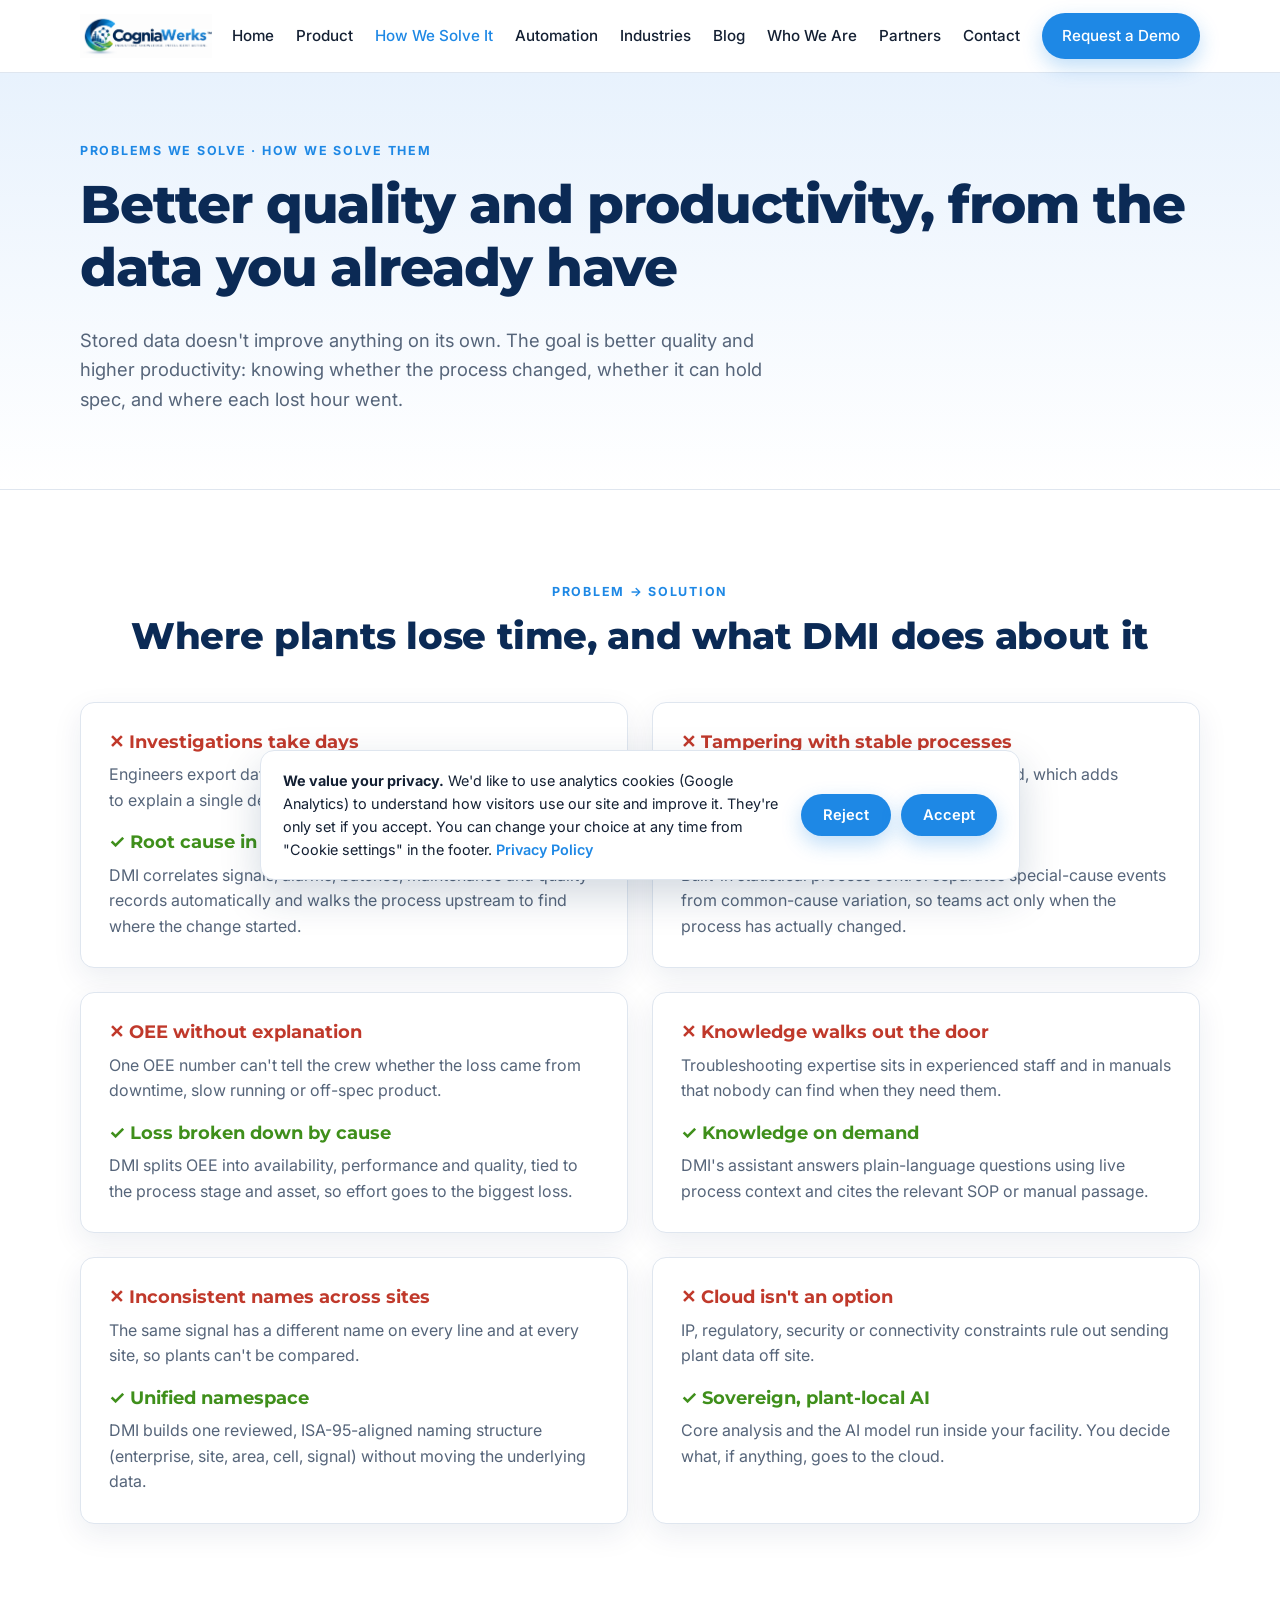
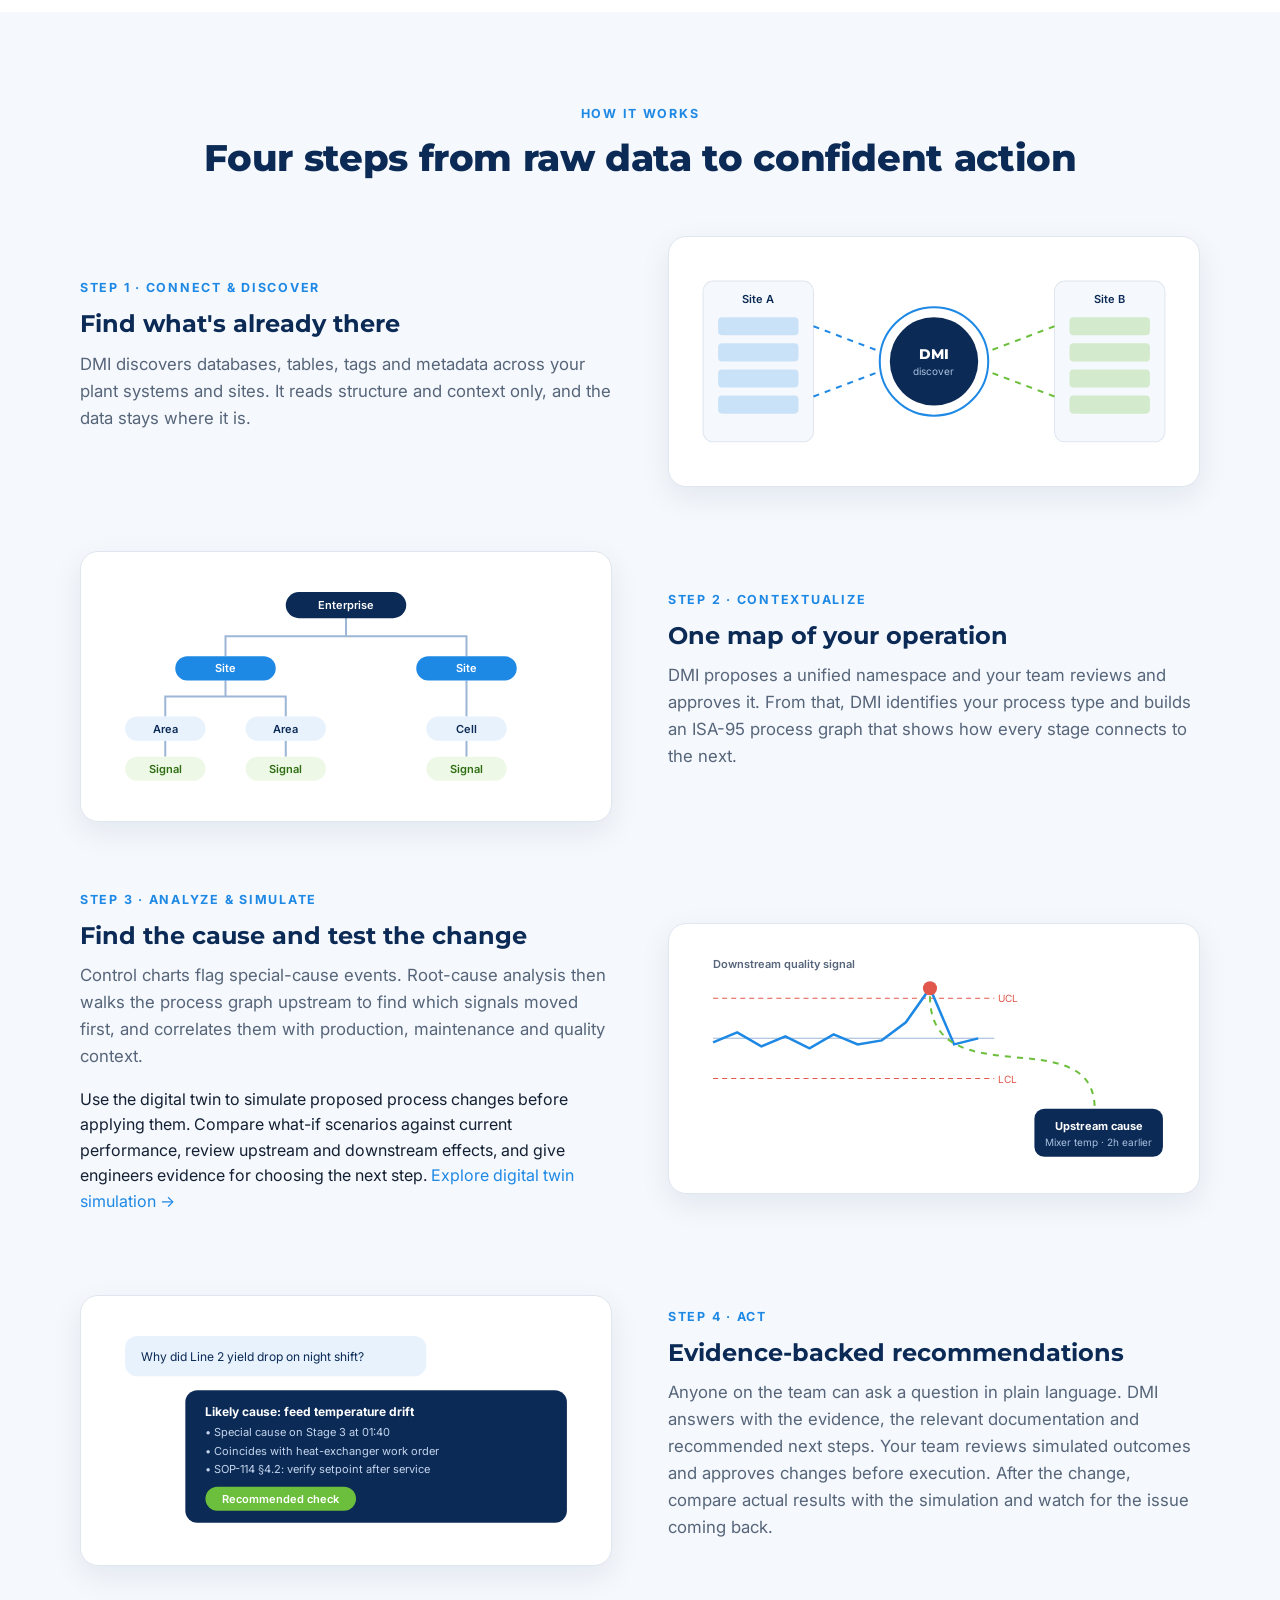
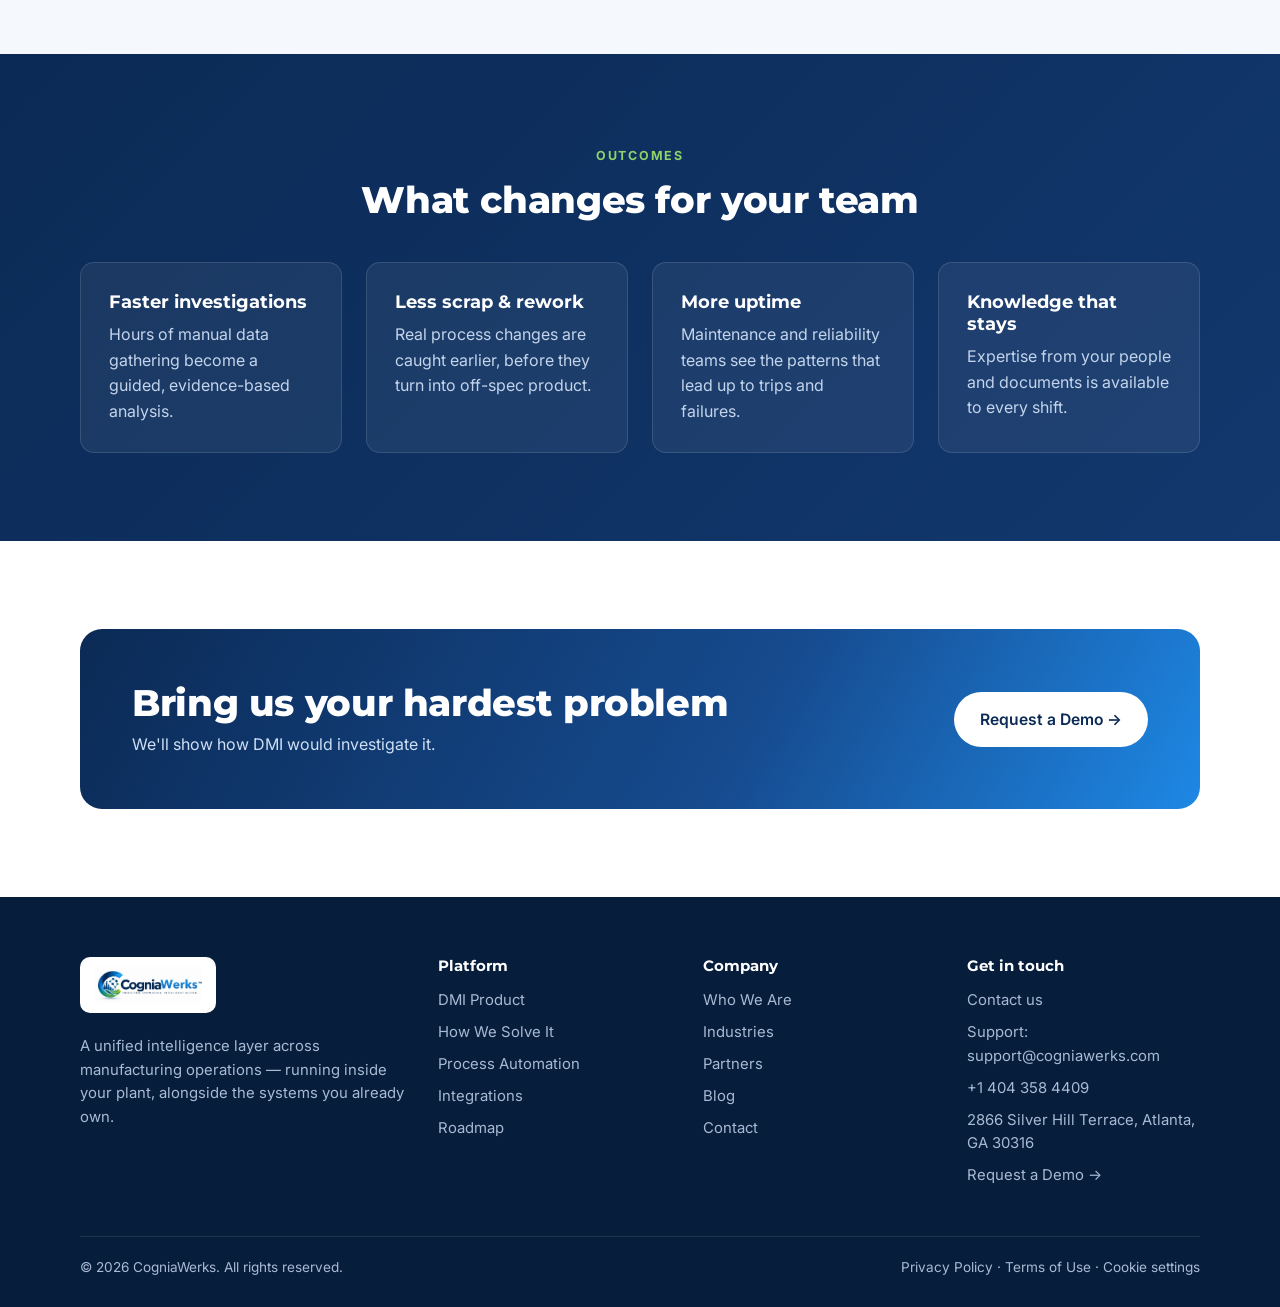
<file: solutions.html>
<!doctype html>
<html lang="en">
<head>
  <meta charset="utf-8">
  <meta name="viewport" content="width=device-width, initial-scale=1">
  <title>How We Solve It | CogniaWerks DMI</title>
  <meta name="description" content="The manufacturing problems DMI solves and how it solves them: connect, contextualize, analyze and act.">
  <link rel="canonical" href="https://www.cogniawerks.com/solutions.html">
  <meta name="robots" content="index, follow">
  <meta name="theme-color" content="#0b2a55">
  <meta property="og:site_name" content="CogniaWerks">
  <meta property="og:type" content="website">
  <meta property="og:title" content="How We Solve It | CogniaWerks DMI">
  <meta property="og:description" content="The manufacturing problems DMI solves and how it solves them: connect, contextualize, analyze and act.">
  <meta property="og:url" content="https://www.cogniawerks.com/solutions.html">
  <meta property="og:image" content="https://www.cogniawerks.com/assets/og-image.jpg">
  <meta name="twitter:card" content="summary_large_image">
  <meta name="twitter:title" content="How We Solve It | CogniaWerks DMI">
  <meta name="twitter:description" content="The manufacturing problems DMI solves and how it solves them: connect, contextualize, analyze and act.">
  <meta name="twitter:image" content="https://www.cogniawerks.com/assets/og-image.jpg">
  <script src="js/analytics.js?v=202610160047"></script>
  <link rel="icon" href="assets/logo.png">
  <link rel="preconnect" href="https://fonts.googleapis.com">
  <link href="https://fonts.googleapis.com/css2?family=Inter:wght@400;500;600;700&family=Montserrat:wght@700;800&display=swap" rel="stylesheet">
  <link rel="stylesheet" href="css/styles.css?v=202610160048">
</head>
<body>
<div id="site-header"></div>
<main>
  <section class="page-hero">
    <div class="container">
      <span class="eyebrow">Problems we solve · How we solve them</span>
      <h1>Better quality and productivity, from the data you already have</h1>
      <p class="lead">Stored data doesn't improve anything on its own. The goal is better quality and higher productivity: knowing whether the process changed, whether it can hold spec, and where each lost hour went.</p>
    </div>
  </section>

  <!-- Problem → Solution pairs -->
  <section class="section">
    <div class="container">
      <div class="center"><span class="eyebrow">Problem → Solution</span><h2>Where plants lose time, and what DMI does about it</h2></div>
      <div class="grid grid-2" style="margin-top:44px">
        <div class="card"><h3 style="color:#c0392b">✕ Investigations take days</h3><p>Engineers export data from several systems and line it up by hand to explain a single deviation.</p>
          <h3 style="color:#3f8f1b;margin-top:18px">✓ Root cause in minutes</h3><p>DMI correlates signals, alarms, batches, maintenance and quality records automatically and walks the process upstream to find where the change started.</p></div>
        <div class="card"><h3 style="color:#c0392b">✕ Tampering with stable processes</h3><p>Operators react to every movement on a trend, which adds variation and creates new problems.</p>
          <h3 style="color:#3f8f1b;margin-top:18px">✓ Signal vs. noise</h3><p>Built-in statistical process control separates special-cause events from common-cause variation, so teams act only when the process has actually changed.</p></div>
        <div class="card"><h3 style="color:#c0392b">✕ OEE without explanation</h3><p>One OEE number can't tell the crew whether the loss came from downtime, slow running or off-spec product.</p>
          <h3 style="color:#3f8f1b;margin-top:18px">✓ Loss broken down by cause</h3><p>DMI splits OEE into availability, performance and quality, tied to the process stage and asset, so effort goes to the biggest loss.</p></div>
        <div class="card"><h3 style="color:#c0392b">✕ Knowledge walks out the door</h3><p>Troubleshooting expertise sits in experienced staff and in manuals that nobody can find when they need them.</p>
          <h3 style="color:#3f8f1b;margin-top:18px">✓ Knowledge on demand</h3><p>DMI's assistant answers plain-language questions using live process context and cites the relevant SOP or manual passage.</p></div>
        <div class="card"><h3 style="color:#c0392b">✕ Inconsistent names across sites</h3><p>The same signal has a different name on every line and at every site, so plants can't be compared.</p>
          <h3 style="color:#3f8f1b;margin-top:18px">✓ Unified namespace</h3><p>DMI builds one reviewed, ISA-95-aligned naming structure (enterprise, site, area, cell, signal) without moving the underlying data.</p></div>
        <div class="card"><h3 style="color:#c0392b">✕ Cloud isn't an option</h3><p>IP, regulatory, security or connectivity constraints rule out sending plant data off site.</p>
          <h3 style="color:#3f8f1b;margin-top:18px">✓ Sovereign, plant-local AI</h3><p>Core analysis and the AI model run inside your facility. You decide what, if anything, goes to the cloud.</p></div>
      </div>
    </div>
  </section>

  <!-- How it works: 4 steps with graphics -->
  <section class="section alt">
    <div class="container">
      <div class="center"><span class="eyebrow">How it works</span><h2>Four steps from raw data to confident action</h2></div>

      <div class="split" style="margin-top:56px">
        <div>
          <span class="eyebrow">Step 1 · Connect &amp; discover</span>
          <h3 style="font-size:1.5rem">Find what's already there</h3>
          <p class="lead" style="font-size:1.05rem">DMI discovers databases, tables, tags and metadata across your plant systems and sites. It reads structure and context only, and the data stays where it is.</p>
        </div>
        <div class="figure">
          <svg viewBox="0 0 480 200" role="img" font-family="Inter"><title>Discovery across sites</title>
            <g font-size="11" font-weight="600" fill="#0b2a55">
              <g transform="translate(10 20)"><rect width="110" height="160" rx="10" fill="#f5f8fc" stroke="#dfe6ef"/><text x="55" y="22" text-anchor="middle">Site A</text>
                <g fill="#1e88e5"><rect x="15" y="36" width="80" height="18" rx="4" opacity=".2"/><rect x="15" y="62" width="80" height="18" rx="4" opacity=".2"/><rect x="15" y="88" width="80" height="18" rx="4" opacity=".2"/><rect x="15" y="114" width="80" height="18" rx="4" opacity=".2"/></g></g>
              <g transform="translate(360 20)"><rect width="110" height="160" rx="10" fill="#f5f8fc" stroke="#dfe6ef"/><text x="55" y="22" text-anchor="middle">Site B</text>
                <g fill="#6cbf3c"><rect x="15" y="36" width="80" height="18" rx="4" opacity=".25"/><rect x="15" y="62" width="80" height="18" rx="4" opacity=".25"/><rect x="15" y="88" width="80" height="18" rx="4" opacity=".25"/><rect x="15" y="114" width="80" height="18" rx="4" opacity=".25"/></g></g>
            </g>
            <circle cx="240" cy="100" r="44" fill="#0b2a55"/><circle cx="240" cy="100" r="54" fill="none" stroke="#1e88e5" stroke-width="2" class="pulse"/>
            <text x="240" y="98" text-anchor="middle" fill="#fff" font-weight="800" font-family="Montserrat" font-size="14">DMI</text><text x="240" y="114" text-anchor="middle" fill="#a9c0e0" font-size="10">discover</text>
            <g stroke="#1e88e5" stroke-width="2" class="flow"><path d="M120 65 L186 90"/><path d="M120 135 L186 110"/></g>
            <g stroke="#6cbf3c" stroke-width="2" class="flow"><path d="M360 65 L294 90"/><path d="M360 135 L294 110"/></g>
          </svg>
        </div>
      </div>

      <div class="split" style="margin-top:64px">
        <div class="figure">
          <svg viewBox="0 0 480 220" role="img" font-family="Inter"><title>Unified namespace tree</title>
            <g stroke="#9db6d6" stroke-width="2" fill="none"><path d="M240 40 V60 M240 60 H120 V80 M240 60 H360 V80 M120 104 V120 M120 120 H60 V140 M120 120 H180 V140 M360 104 V140 M60 164 V180 M180 164 V180 M360 164 V180"/></g>
            <g font-size="11" font-weight="600" text-anchor="middle">
              <rect x="180" y="16" width="120" height="26" rx="13" fill="#0b2a55"/><text x="240" y="33" fill="#fff">Enterprise</text>
              <rect x="70" y="80" width="100" height="24" rx="12" fill="#1e88e5"/><text x="120" y="96" fill="#fff">Site</text>
              <rect x="310" y="80" width="100" height="24" rx="12" fill="#1e88e5"/><text x="360" y="96" fill="#fff">Site</text>
              <rect x="20" y="140" width="80" height="24" rx="12" fill="#e8f2fd"/><text x="60" y="156" fill="#0b2a55">Area</text>
              <rect x="140" y="140" width="80" height="24" rx="12" fill="#e8f2fd"/><text x="180" y="156" fill="#0b2a55">Area</text>
              <rect x="320" y="140" width="80" height="24" rx="12" fill="#e8f2fd"/><text x="360" y="156" fill="#0b2a55">Cell</text>
              <rect x="20" y="180" width="80" height="24" rx="12" fill="#eef8e7"/><text x="60" y="196" fill="#2f6e12">Signal</text>
              <rect x="140" y="180" width="80" height="24" rx="12" fill="#eef8e7"/><text x="180" y="196" fill="#2f6e12">Signal</text>
              <rect x="320" y="180" width="80" height="24" rx="12" fill="#eef8e7"/><text x="360" y="196" fill="#2f6e12">Signal</text>
            </g>
          </svg>
        </div>
        <div>
          <span class="eyebrow">Step 2 · Contextualize</span>
          <h3 style="font-size:1.5rem">One map of your operation</h3>
          <p class="lead" style="font-size:1.05rem">DMI proposes a unified namespace and your team reviews and approves it. From that, DMI identifies your process type and builds an ISA-95 process graph that shows how every stage connects to the next.</p>
        </div>
      </div>

      <div class="split" style="margin-top:64px">
        <div>
          <span class="eyebrow">Step 3 · Analyze &amp; Simulate</span>
          <h3 style="font-size:1.5rem">Find the cause and test the change</h3>
          <p class="lead" style="font-size:1.05rem">Control charts flag special-cause events. Root-cause analysis then walks the process graph upstream to find which signals moved first, and correlates them with production, maintenance and quality context.</p>
          <p>Use the digital twin to simulate proposed process changes before applying them. Compare what-if scenarios against current performance, review upstream and downstream effects, and give engineers evidence for choosing the next step. <a href="product.html#digital-twin">Explore digital twin simulation →</a></p>
        </div>
        <div class="figure">
          <svg viewBox="0 0 480 220" role="img" font-family="Inter"><title>Control chart with special cause traced upstream</title>
            <text x="20" y="20" font-size="11" font-weight="600" fill="#56657a">Downstream quality signal</text>
            <line x1="20" y1="50" x2="300" y2="50" stroke="#e2574c" stroke-dasharray="5 4"/><text x="304" y="54" font-size="10" fill="#e2574c">UCL</text>
            <line x1="20" y1="130" x2="300" y2="130" stroke="#e2574c" stroke-dasharray="5 4"/><text x="304" y="134" font-size="10" fill="#e2574c">LCL</text>
            <line x1="20" y1="90" x2="300" y2="90" stroke="#9db6d6"/>
            <polyline fill="none" stroke="#1e88e5" stroke-width="2.5" points="20,94 44,84 68,98 92,88 116,100 140,86 164,96 188,92 212,74 236,40 260,96 284,90"/>
            <circle cx="236" cy="40" r="7" fill="#e2574c"/>
            <path d="M236 48 C236 150 400 70 400 160" stroke="#6cbf3c" stroke-width="2" fill="none" class="flow"/>
            <g transform="translate(340 160)"><rect width="128" height="48" rx="10" fill="#0b2a55"/><text x="64" y="21" text-anchor="middle" font-size="11" font-weight="700" fill="#fff">Upstream cause</text><text x="64" y="37" text-anchor="middle" font-size="10" fill="#a9c0e0">Mixer temp · 2h earlier</text></g>
          </svg>
        </div>
      </div>

      <div class="split" style="margin-top:64px">
        <div class="figure">
          <svg viewBox="0 0 480 220" role="img" font-family="Inter"><title>AI assistant answer with evidence</title>
            <rect x="20" y="16" width="300" height="40" rx="12" fill="#e8f2fd"/><text x="36" y="41" font-size="12" fill="#0b2a55">Why did Line 2 yield drop on night shift?</text>
            <rect x="80" y="70" width="380" height="132" rx="12" fill="#0b2a55"/>
            <text x="100" y="96" font-size="12" font-weight="700" fill="#fff">Likely cause: feed temperature drift</text>
            <text x="100" y="116" font-size="11" fill="#c3d4ec">• Special cause on Stage 3 at 01:40</text>
            <text x="100" y="134" font-size="11" fill="#c3d4ec">• Coincides with heat-exchanger work order</text>
            <text x="100" y="152" font-size="11" fill="#c3d4ec">• SOP-114 §4.2: verify setpoint after service</text>
            <rect x="100" y="166" width="150" height="24" rx="12" fill="#6cbf3c"/><text x="175" y="182" text-anchor="middle" font-size="11" font-weight="600" fill="#fff">Recommended check</text>
          </svg>
        </div>
        <div>
          <span class="eyebrow">Step 4 · Act</span>
          <h3 style="font-size:1.5rem">Evidence-backed recommendations</h3>
          <p class="lead" style="font-size:1.05rem">Anyone on the team can ask a question in plain language. DMI answers with the evidence, the relevant documentation and recommended next steps. Your team reviews simulated outcomes and approves changes before execution. After the change, compare actual results with the simulation and watch for the issue coming back.</p>
        </div>
      </div>
    </div>
  </section>

  <!-- Outcomes -->
  <section class="section dark">
    <div class="container">
      <div class="center"><span class="eyebrow">Outcomes</span><h2>What changes for your team</h2></div>
      <div class="grid grid-4" style="margin-top:40px">
        <div class="card"><h3>Faster investigations</h3><p>Hours of manual data gathering become a guided, evidence-based analysis.</p></div>
        <div class="card"><h3>Less scrap &amp; rework</h3><p>Real process changes are caught earlier, before they turn into off-spec product.</p></div>
        <div class="card"><h3>More uptime</h3><p>Maintenance and reliability teams see the patterns that lead up to trips and failures.</p></div>
        <div class="card"><h3>Knowledge that stays</h3><p>Expertise from your people and documents is available to every shift.</p></div>
      </div>
    </div>
  </section>

  <section class="section">
    <div class="container"><div class="cta-band"><div><h2>Bring us your hardest problem</h2><p>We'll show how DMI would investigate it.</p></div><a class="btn btn-light" href="contact.html#demo">Request a Demo →</a></div></div>
  </section>
</main>
<div id="site-footer"></div>
<script src="js/site.js?v=202610180001"></script>
</body>
</html>
</file>
<file: css/styles.css>
:root {
  --navy: #0b2a55;
  --navy-2: #12386e;
  --blue: #1e88e5;
  --blue-soft: #e8f2fd;
  --green: #6cbf3c;
  --green-soft: #eef8e7;
  --ink: #142033;
  --muted: #56657a;
  --line: #dfe6ef;
  --bg: #ffffff;
  --bg-alt: #f5f8fc;
  --radius: 14px;
  --shadow: 0 10px 30px rgba(11, 42, 85, 0.08);
  --max: 1160px;
}

* { box-sizing: border-box; }
html { scroll-behavior: smooth; }
body {
  margin: 0;
  font-family: "Inter", system-ui, -apple-system, Segoe UI, Roboto, sans-serif;
  color: var(--ink);
  background: var(--bg);
  line-height: 1.6;
  -webkit-font-smoothing: antialiased;
}
img, svg { max-width: 100%; display: block; }
a { color: var(--blue); text-decoration: none; }
a:hover { text-decoration: underline; }
h1, h2, h3, h4 { font-family: "Montserrat", "Inter", sans-serif; color: var(--navy); line-height: 1.2; margin: 0 0 .5em; }
h1 { font-size: clamp(2rem, 4.6vw, 3.3rem); font-weight: 800; letter-spacing: -0.02em; }
h2 { font-size: clamp(1.6rem, 3vw, 2.3rem); font-weight: 800; letter-spacing: -0.01em; }
h3 { font-size: 1.15rem; font-weight: 700; }
p { margin: 0 0 1em; }

.container { max-width: var(--max); margin: 0 auto; padding: 0 20px; }
.section { padding: 88px 0; }
.section.alt { background: var(--bg-alt); }
.section.dark { background: linear-gradient(135deg, var(--navy) 0%, var(--navy-2) 100%); color: #dbe7f7; }
.section.dark h2, .section.dark h3 { color: #fff; }
.eyebrow { display: inline-block; font-size: .78rem; font-weight: 700; letter-spacing: .14em; text-transform: uppercase; color: var(--blue); margin-bottom: 12px; }
.section.dark .eyebrow { color: #8fd16a; }
.lead { font-size: 1.15rem; color: var(--muted); max-width: 720px; }
.section.dark .lead { color: #c3d4ec; }
.center { text-align: center; }
.center .lead { margin-left: auto; margin-right: auto; }

/* Header */
.site-header { position: sticky; top: 0; z-index: 50; background: rgba(255,255,255,.94); backdrop-filter: blur(10px); border-bottom: 1px solid var(--line); }
.nav { display: flex; align-items: center; justify-content: space-between; height: 72px; }
.brand { flex: none; margin-right: 20px; }
.brand img { height: 44px; width: auto; }
.nav-links { display: flex; align-items: center; gap: 22px; list-style: none; margin: 0; padding: 0; }
.nav-links a { color: var(--ink); font-weight: 500; font-size: .95rem; white-space: nowrap; }
.nav-links a:hover, .nav-links a.active { color: var(--blue); text-decoration: none; }
.nav-toggle { display: none; background: none; border: 0; padding: 8px; cursor: pointer; }
.nav-toggle span { display: block; width: 24px; height: 2px; background: var(--navy); margin: 5px 0; transition: .2s; }

/* Buttons */
.btn { display: inline-flex; align-items: center; gap: 8px; padding: 13px 24px; border-radius: 999px; font-weight: 600; font-size: .98rem; border: 2px solid transparent; cursor: pointer; transition: transform .15s, box-shadow .15s, background .15s; font-family: inherit; }
.btn:hover { text-decoration: none; transform: translateY(-1px); }
.btn-primary { background: var(--blue); color: #fff; box-shadow: 0 8px 20px rgba(30,136,229,.28); }
.btn-primary:hover { background: #1677cc; }
.btn-green { background: var(--green); color: #fff; }
.btn-outline { border-color: var(--navy); color: var(--navy); background: transparent; }
.btn-light { background: #fff; color: var(--navy); }
.nav-links .btn { padding: 9px 18px; color: #fff; }
.btn-row { display: flex; flex-wrap: wrap; gap: 14px; margin-top: 28px; }

/* Hero */
.hero { padding: 72px 0 88px; background: radial-gradient(1200px 500px at 85% -10%, var(--blue-soft), transparent 60%), radial-gradient(800px 400px at -10% 110%, var(--green-soft), transparent 60%); }
.hero-grid { display: grid; grid-template-columns: 1.05fr 1fr; gap: 48px; align-items: center; }
.hero p.lead { font-size: 1.2rem; }
.page-hero { padding: 64px 0 56px; background: linear-gradient(180deg, var(--blue-soft), #fff); border-bottom: 1px solid var(--line); }
.page-hero .lead { margin-top: 8px; }

/* Grids & cards */
.grid { display: grid; gap: 24px; }
.grid-2 { grid-template-columns: repeat(2, 1fr); }
.grid-3 { grid-template-columns: repeat(3, 1fr); }
.grid-4 { grid-template-columns: repeat(4, 1fr); }
.card { background: #fff; border: 1px solid var(--line); border-radius: var(--radius); padding: 28px; box-shadow: var(--shadow); transition: transform .2s, box-shadow .2s; }
.card:hover { transform: translateY(-3px); box-shadow: 0 16px 36px rgba(11,42,85,.12); }
.card p { color: var(--muted); margin: 0; }
.section.dark .card { background: rgba(255,255,255,.06); border-color: rgba(255,255,255,.12); box-shadow: none; }
.section.dark .card p { color: #c3d4ec; }
.icon { width: 52px; height: 52px; border-radius: 12px; display: grid; place-items: center; background: var(--blue-soft); color: var(--blue); margin-bottom: 18px; }
.icon.green { background: var(--green-soft); color: #3f8f1b; }
.icon svg { width: 28px; height: 28px; }
.split { display: grid; grid-template-columns: 1fr 1fr; gap: 56px; align-items: center; }
.figure { background: #fff; border: 1px solid var(--line); border-radius: 18px; padding: 24px; box-shadow: var(--shadow); }

/* Problem / solution */
.problem { border-left: 4px solid #e2574c; }
.problem .icon { background: #fdecea; color: #c0392b; }
.check-list { list-style: none; padding: 0; margin: 0; }
.check-list li { position: relative; padding-left: 32px; margin-bottom: 12px; }
.check-list li::before { content: ""; position: absolute; left: 0; top: 4px; width: 20px; height: 20px; border-radius: 50%; background: var(--green) url("data:image/svg+xml,%3Csvg xmlns='http://www.w3.org/2000/svg' viewBox='0 0 24 24' fill='none' stroke='white' stroke-width='3.5'%3E%3Cpath d='M5 12l5 5 9-10'/%3E%3C/svg%3E") center/12px no-repeat; }

/* Steps */
.steps { display: grid; grid-template-columns: repeat(4, 1fr); gap: 20px; counter-reset: step; }
.step { position: relative; padding: 28px 22px; background: #fff; border-radius: var(--radius); border: 1px solid var(--line); }
.step::before { counter-increment: step; content: counter(step); position: absolute; top: -16px; left: 22px; width: 34px; height: 34px; border-radius: 50%; background: var(--blue); color: #fff; font-weight: 700; display: grid; place-items: center; }
.step p { color: var(--muted); margin: 0; font-size: .95rem; }

/* Progression */
.progression { display: grid; grid-template-columns: repeat(6, 1fr); gap: 10px; }
.stage { text-align: center; padding: 18px 8px; border-radius: 12px; background: rgba(255,255,255,.07); border: 1px solid rgba(255,255,255,.14); }
.stage strong { display: block; color: #fff; font-family: "Montserrat", sans-serif; }
.stage span { font-size: .8rem; color: #a9c0e0; }
.stage.now { background: var(--blue); border-color: var(--blue); }
.stage.now span { color: #e3f0ff; }
.stage.next { background: rgba(108,191,60,.18); border-color: rgba(108,191,60,.5); }

/* Tags */
.tags { display: flex; flex-wrap: wrap; gap: 10px; }
.tag { padding: 8px 14px; border-radius: 999px; background: #fff; border: 1px solid var(--line); font-size: .9rem; font-weight: 500; color: var(--navy); }
.section.dark .tag { background: rgba(255,255,255,.08); border-color: rgba(255,255,255,.18); color: #fff; }

/* Industries */
.industry { display: flex; flex-direction: column; }
.industry ul { margin: 14px 0 0; padding-left: 18px; color: var(--muted); font-size: .93rem; }
.industry ul li { margin-bottom: 4px; }

/* Team */
.person { text-align: center; }
.avatar { width: 120px; height: 120px; margin: 0 auto 16px; border-radius: 50%; background: linear-gradient(135deg, var(--blue-soft), var(--green-soft)); display: grid; place-items: center; overflow: hidden; color: var(--navy); border: 3px solid #fff; box-shadow: var(--shadow); }
.avatar svg { width: 58px; height: 58px; opacity: .55; }
.avatar img { width: 100%; height: 100%; border-radius: 50%; object-fit: cover; }
.person .role { color: var(--blue); font-weight: 600; font-size: .92rem; margin-bottom: 8px; }
.person { display: flex; flex-direction: column; }
.person p { text-align: left; font-size: .92rem; }
.team-grid { display: flex; flex-wrap: wrap; justify-content: center; gap: 24px; }
.team-grid > .person { flex: 0 1 calc((100% - 48px) / 3); }
.join-card { border: 2px dashed var(--line); background: transparent; box-shadow: none; }
.join-card .avatar svg { opacity: .8; }
.join-card .person-links a.btn { color: #fff; }
.person-links { margin-top: auto; padding-top: 12px; display: flex; flex-direction: column; align-items: center; gap: 6px; font-size: .86rem; }
.person-links a { display: inline-flex; align-items: center; gap: 6px; }
.person-links svg { width: 15px; height: 15px; flex: none; }
.placeholder { background: #fff6d6; border: 1px dashed #e0b935; color: #7a5d00; border-radius: 6px; padding: 0 6px; }

/* Blog */
.post-card { display: flex; flex-direction: column; padding: 0; overflow: hidden; }
.post-card .thumb { aspect-ratio: 16/8; }
.post-card .thumb svg, .post-card .thumb img { width: 100%; height: 100%; }
.post-card .thumb img, .article .thumb img { display: block; object-fit: cover; }
.post-card .body { padding: 22px 24px 26px; display: flex; flex-direction: column; flex: 1; }
.post-meta { font-size: .82rem; color: var(--muted); margin-bottom: 8px; display: flex; gap: 10px; flex-wrap: wrap; }
.post-meta .cat { color: var(--blue); font-weight: 700; text-transform: uppercase; letter-spacing: .06em; }
.post-card h3 a { color: var(--navy); }
.post-card .more { margin-top: auto; padding-top: 14px; font-weight: 600; }
.filters { display: flex; flex-wrap: wrap; gap: 10px; margin-bottom: 32px; }
.filter { padding: 8px 16px; border-radius: 999px; border: 1px solid var(--line); background: #fff; cursor: pointer; font: inherit; font-size: .9rem; color: var(--navy); }
.filter.active { background: var(--navy); color: #fff; border-color: var(--navy); }
.article { max-width: 760px; margin: 0 auto; }
.article h2 { font-size: 1.5rem; margin-top: 1.6em; }
.article p, .article li { font-size: 1.07rem; color: #2b3a50; }
.article .thumb { border-radius: 16px; overflow: hidden; margin: 24px 0 32px; aspect-ratio: 16/7; }
.article .thumb svg, .article .thumb img { width: 100%; height: 100%; }
.article-figure { margin: 28px auto; max-width: 560px; text-align: center; }
.article-figure img { width: 100%; height: auto; border-radius: 12px; border: 1px solid var(--line); box-shadow: var(--shadow); }
.article-figure figcaption { margin-top: 10px; font-size: .88rem; color: var(--muted); }
.article blockquote { margin: 1.5em 0; padding: 16px 22px; border-left: 4px solid var(--green); background: var(--green-soft); border-radius: 0 10px 10px 0; color: var(--navy); font-weight: 500; }

/* Forms */
.form-card { background: #fff; border: 1px solid var(--line); border-radius: 18px; padding: 34px; box-shadow: var(--shadow); }
.form-grid { display: grid; grid-template-columns: 1fr 1fr; gap: 16px 18px; }
.form-grid .full { grid-column: 1 / -1; }
label { display: block; font-size: .88rem; font-weight: 600; color: var(--navy); margin-bottom: 6px; }
input, select, textarea { width: 100%; padding: 12px 14px; border: 1px solid #cdd7e4; border-radius: 10px; font: inherit; font-size: .97rem; color: var(--ink); background: #fbfcfe; }
input:focus, select:focus, textarea:focus { outline: none; border-color: var(--blue); box-shadow: 0 0 0 3px rgba(30,136,229,.15); background: #fff; }
textarea { min-height: 120px; resize: vertical; }
.checkbox-row { display: flex; gap: 10px; align-items: flex-start; font-size: .9rem; color: var(--muted); }
.checkbox-row input { width: auto; margin-top: 4px; }
.form-success { display: none; text-align: center; padding: 30px 10px; }
.form-success.show { display: block; }
.form-success .icon { margin: 0 auto 16px; width: 64px; height: 64px; border-radius: 50%; }
.contact-item { display: flex; gap: 16px; align-items: flex-start; margin-bottom: 22px; }
.contact-item .icon { margin: 0; flex: none; width: 46px; height: 46px; }
.contact-item strong { display: block; color: var(--navy); }
.contact-item span { color: var(--muted); }

/* CTA band */
.cta-band { background: linear-gradient(120deg, var(--navy) 0%, #164b8f 60%, #1e88e5 100%); color: #fff; border-radius: 22px; padding: 52px; display: flex; align-items: center; justify-content: space-between; gap: 30px; flex-wrap: wrap; }
.cta-band h2 { color: #fff; margin: 0 0 6px; }
.cta-band p { color: #cfe0f6; margin: 0; }

/* Numbered automation steps */
.bpa-steps { list-style: none; counter-reset: bpa; padding: 0; margin: 16px 0 0; }
.bpa-steps li { counter-increment: bpa; position: relative; padding: 0 0 12px 40px; color: var(--muted); }
.bpa-steps li::before { content: counter(bpa); position: absolute; left: 0; top: -2px; width: 28px; height: 28px; border-radius: 50%; background: var(--green-soft); color: #3f8f1b; font-weight: 700; font-size: .85rem; display: grid; place-items: center; }
.bpa-steps li strong { color: var(--navy); }

/* Footer */
.site-footer { background: #071d3c; color: #a9bad3; padding: 60px 0 28px; font-size: .93rem; }
.footer-grid { display: grid; grid-template-columns: 1.4fr 1fr 1fr 1fr; gap: 32px; }
.site-footer h4 { color: #fff; font-size: .95rem; margin-bottom: 14px; }
.site-footer ul { list-style: none; padding: 0; margin: 0; }
.site-footer li { margin-bottom: 8px; }
.site-footer a { color: #a9bad3; }
.site-footer a:hover { color: #fff; }
.footer-logo { background: #fff; display: inline-block; padding: 10px 14px; border-radius: 10px; margin-bottom: 14px; }
.footer-logo img { height: 36px; }
.footer-bottom { border-top: 1px solid rgba(255,255,255,.1); margin-top: 40px; padding-top: 20px; display: flex; justify-content: space-between; flex-wrap: wrap; gap: 10px; font-size: .85rem; }

/* Diagram animation */
.flow { stroke-dasharray: 6 6; animation: dash 1.2s linear infinite; }
@keyframes dash { to { stroke-dashoffset: -24; } }
.pulse { animation: pulse 2.4s ease-in-out infinite; transform-origin: center; transform-box: fill-box; }
@keyframes pulse { 0%,100% { opacity: .55; } 50% { opacity: 1; } }
@media (prefers-reduced-motion: reduce) { .flow, .pulse { animation: none; } }

/* Responsive */
@media (max-width: 1240px) {
  .nav-links { gap: 15px; }
  .nav-links a { font-size: .89rem; }
  .nav-links .btn { padding: 8px 14px; }
}
@media (max-width: 1080px) {
  .nav-toggle { display: block; }
  .nav-links { position: absolute; top: 72px; left: 0; right: 0; flex-direction: column; align-items: stretch; gap: 0; background: #fff; border-bottom: 1px solid var(--line); padding: 8px 20px 20px; display: none; }
  .nav-links.open { display: flex; }
  .nav-links li { padding: 10px 0; border-bottom: 1px solid var(--line); }
  .nav-links li:last-child { border: 0; padding-top: 16px; }
}
@media (max-width: 980px) {
  .hero-grid, .split { grid-template-columns: 1fr; gap: 36px; }
  .grid-3, .grid-4 { grid-template-columns: repeat(2, 1fr); }
  .team-grid > .person { flex-basis: calc((100% - 24px) / 2); }
  .steps { grid-template-columns: repeat(2, 1fr); row-gap: 34px; }
  .progression { grid-template-columns: repeat(3, 1fr); }
  .footer-grid { grid-template-columns: 1fr 1fr; }
}
@media (max-width: 640px) {
  .section { padding: 64px 0; }
  .container { padding: 0 16px; }
  .grid-2, .grid-3, .grid-4, .form-grid, .steps { grid-template-columns: 1fr; }
  .team-grid > .person { flex-basis: 100%; }
  .progression { grid-template-columns: repeat(2, 1fr); }
  .footer-grid { grid-template-columns: 1fr; }
  .cta-band { padding: 34px 24px; }
  .form-card { padding: 24px; }
  .brand img { height: 36px; }
}

/* Positioning map (product page) */
.map-grid { display: grid; grid-template-columns: 1.55fr 1fr; gap: 40px; align-items: center; margin-top: 44px; }
@media (max-width: 980px) { .map-grid { grid-template-columns: 1fr; gap: 28px; } }
@media (max-width: 640px) { .map-grid .figure { padding: 10px; } }
.map-legend { list-style: none; padding: 0; margin: 0; display: grid; gap: 12px; }
.map-legend li { display: flex; gap: 12px; align-items: flex-start; color: var(--muted); font-size: .97rem; }
.map-legend strong { display: block; color: var(--navy); }
.map-legend .dot { flex: none; width: 14px; height: 14px; margin-top: 5px; border-radius: 50%; background: #7b8ba1; }
.map-legend .dot.dmi { background: var(--blue); }
.map-note { margin-top: 18px; font-size: .85rem; color: var(--muted); }
.pos-map .grp circle { transition: r .15s; }
.pos-map .grp:hover rect { stroke: var(--blue); }

/* Cookie consent banner */
.cookie-banner { position: fixed; left: 50%; bottom: 20px; transform: translateX(-50%); z-index: 1000; width: min(760px, calc(100% - 32px)); display: flex; align-items: center; gap: 20px; padding: 18px 22px; background: #fff; border: 1px solid var(--line); border-radius: var(--radius); box-shadow: 0 16px 40px rgba(11, 42, 85, .18); }
.cookie-banner p { margin: 0; font-size: .9rem; color: var(--ink); }
.cookie-actions { display: flex; gap: 10px; flex: none; }
.cookie-actions .btn { padding: 10px 20px; font-size: .92rem; }
@media (max-width: 640px) {
  .cookie-banner { flex-direction: column; align-items: stretch; bottom: 12px; padding: 16px; gap: 14px; }
  .cookie-actions .btn { flex: 1; justify-content: center; }
}

/* Policy pages */
.article h3 { font-size: 1.12rem; margin-top: 1.4em; }
.table-wrap { overflow-x: auto; margin: 1em 0; }
.policy-table { width: 100%; border-collapse: collapse; font-size: .95rem; }
.policy-table th, .policy-table td { text-align: left; vertical-align: top; padding: 10px 12px; border-bottom: 1px solid var(--line); }
.policy-table th { background: var(--bg-alt); color: var(--navy); font-weight: 600; }
.policy-table code { font-size: .88em; white-space: nowrap; }
.cookie-banner p a { font-weight: 600; }

/* Partner callout in articles */
.partner-callout { display: flex; align-items: center; gap: 16px; margin: 20px 0; padding: 16px 20px; border: 1px solid var(--line); border-radius: var(--radius); background: var(--bg-alt); color: inherit; }
.partner-callout:hover { text-decoration: none; border-color: var(--blue); }
.partner-callout img { width: 56px; height: auto; flex: none; }
.partner-name { display: block; font-family: "Montserrat", sans-serif; font-weight: 800; font-size: 1.5rem; color: #2f6fe4; line-height: 1.1; }
.partner-sub { display: block; font-size: .92rem; color: var(--muted); }

/* Partners */
.partner-grid { display: flex; flex-wrap: wrap; justify-content: center; gap: 24px; }
.partner-grid > .partner-card { flex: 0 1 520px; }
.partner-logo { display: flex; align-items: center; gap: 14px; margin-bottom: 6px; }
.partner-logo img { width: 52px; height: auto; }
.partner-card .role { color: var(--blue); font-weight: 600; font-size: .92rem; margin-bottom: 10px; }
.partner-card .more { font-weight: 600; }
</file>
